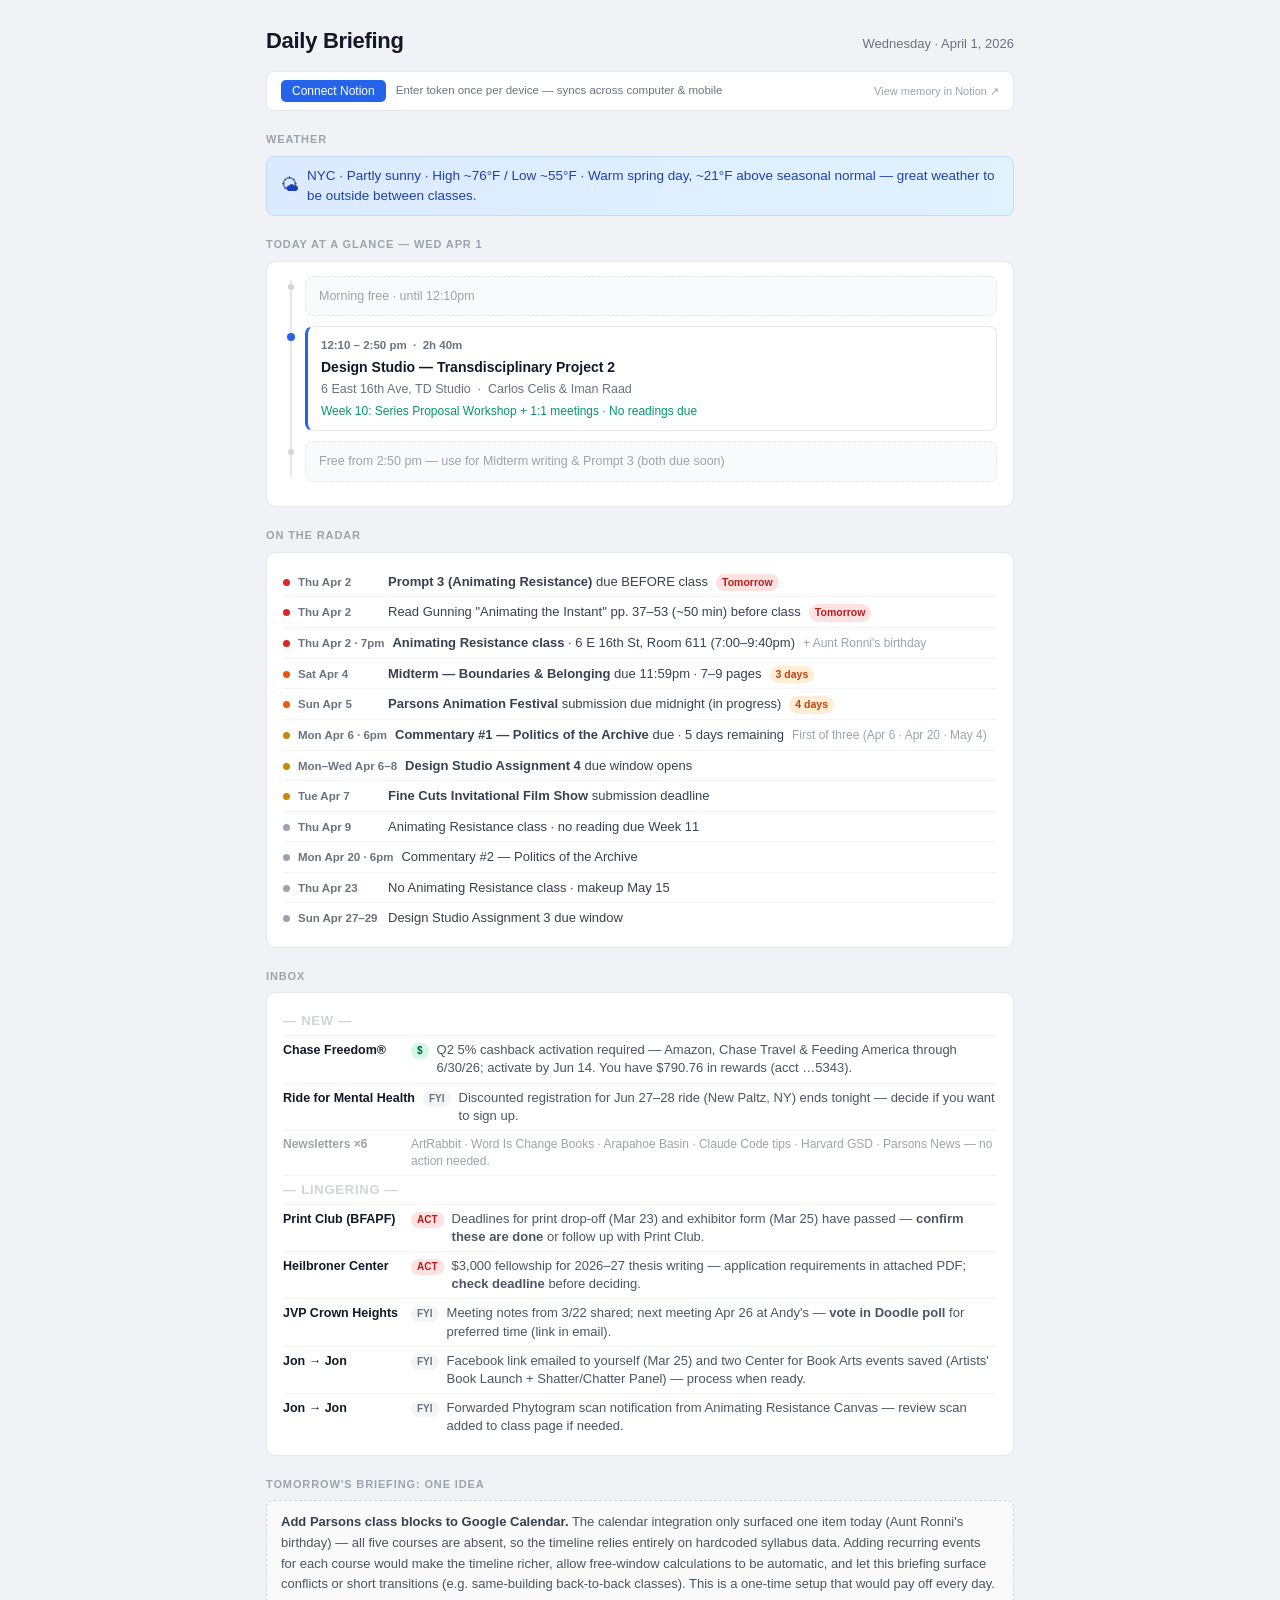
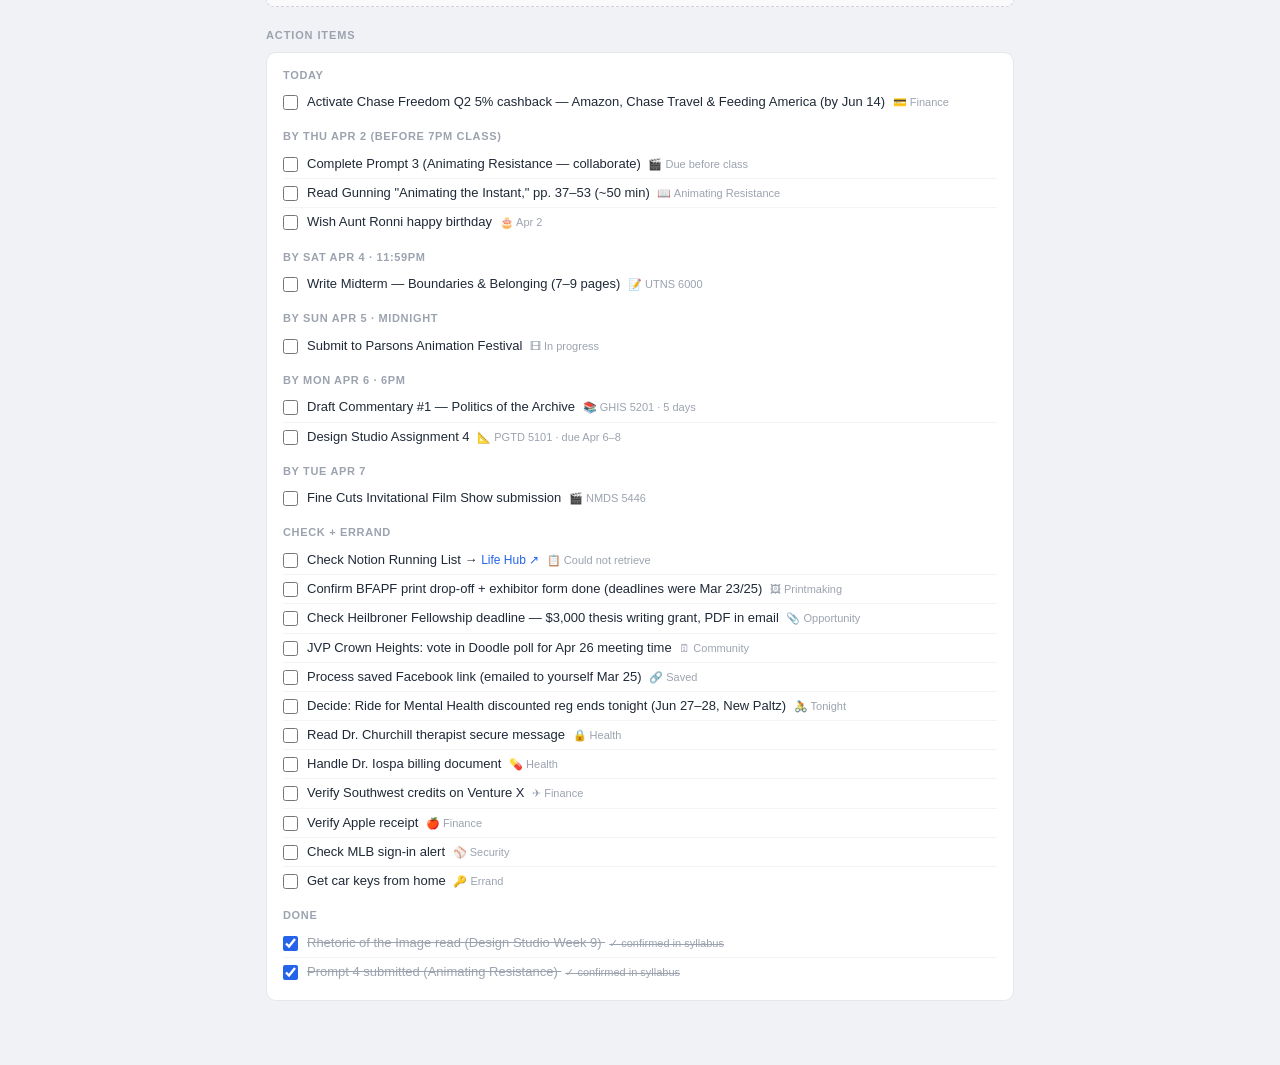
<file: daily-briefing-2026-04-03.html>
<!DOCTYPE html>
<html lang="en">
<head>
  <meta charset="UTF-8">
  <meta name="viewport" content="width=device-width, initial-scale=1.0">
  <title>Daily Briefing — Wednesday, April 1, 2026</title>
  <style>
    *, *::before, *::after { box-sizing: border-box; margin: 0; padding: 0; }

    body {
      font-family: -apple-system, BlinkMacSystemFont, 'Segoe UI', Roboto, 'Helvetica Neue', Arial, sans-serif;
      background: #f0f2f5;
      color: #1a1a2e;
      font-size: 14px;
      line-height: 1.5;
    }

    .page-wrap {
      max-width: 780px;
      margin: 0 auto;
      padding: 24px 16px 64px;
    }

    /* ── HEADER ─────────────────────────────────────── */
    .header {
      display: flex;
      align-items: baseline;
      justify-content: space-between;
      margin-bottom: 14px;
    }
    .header h1 {
      font-size: 22px;
      font-weight: 700;
      letter-spacing: -0.3px;
      color: #111827;
    }
    .header .date-sub {
      font-size: 13px;
      color: #6b7280;
      font-weight: 400;
    }

    /* ── MEMORY BAR ──────────────────────────────────── */
    .memory-bar {
      display: flex;
      align-items: center;
      gap: 10px;
      background: #fff;
      border: 1px solid #e5e7eb;
      border-radius: 8px;
      padding: 8px 14px;
      margin-bottom: 12px;
      font-size: 12.5px;
      color: #6b7280;
      flex-wrap: wrap;
    }
    #mem-btn {
      background: #2563eb;
      color: #fff;
      border: none;
      border-radius: 5px;
      padding: 4px 11px;
      font-size: 12px;
      cursor: pointer;
      font-weight: 500;
      transition: background 0.15s;
      white-space: nowrap;
    }
    #mem-btn:hover { background: #1d4ed8; }
    #mem-btn.connected { background: #16a34a; cursor: default; }
    #mem-status {
      font-size: 11.5px;
      color: #6b7280;
      flex: 1;
    }
    #mem-save-indicator {
      font-size: 11px;
      color: #16a34a;
      font-weight: 500;
      opacity: 0;
      transition: opacity 0.3s;
    }
    #mem-save-indicator.visible { opacity: 1; }
    .mem-notion-link {
      font-size: 11px;
      color: #9ca3af;
      text-decoration: none;
      margin-left: auto;
      white-space: nowrap;
    }
    .mem-notion-link:hover { color: #6b7280; text-decoration: underline; }

    /* ── SECTION TITLES ──────────────────────────────── */
    .section-title {
      font-size: 11px;
      font-weight: 700;
      letter-spacing: 0.08em;
      text-transform: uppercase;
      color: #9ca3af;
      margin: 20px 0 8px;
    }

    /* ── WEATHER BAR ─────────────────────────────────── */
    .weather-bar {
      background: linear-gradient(90deg, #dbeafe 0%, #e0f2fe 100%);
      border: 1px solid #bfdbfe;
      border-radius: 8px;
      padding: 9px 14px;
      font-size: 13.5px;
      color: #1e40af;
      display: flex;
      align-items: center;
      gap: 8px;
    }
    .weather-bar .wi { font-size: 18px; }

    /* ── TIMELINE ────────────────────────────────────── */
    .timeline { position: relative; padding-left: 22px; }
    .timeline::before {
      content: '';
      position: absolute;
      left: 7px;
      top: 4px;
      bottom: 4px;
      width: 2px;
      background: #e5e7eb;
      border-radius: 2px;
    }
    .tl-item {
      position: relative;
      margin-bottom: 10px;
    }
    .tl-item::before {
      content: '';
      position: absolute;
      left: -18px;
      top: 7px;
      width: 8px;
      height: 8px;
      border-radius: 50%;
      background: #9ca3af;
    }
    .tl-item.class-block::before { background: #2563eb; }
    .tl-item.free-block::before { background: #d1d5db; width: 6px; height: 6px; top: 8px; left: -17px; }

    .tl-card {
      background: #fff;
      border: 1px solid #e5e7eb;
      border-radius: 8px;
      padding: 10px 13px;
    }
    .tl-item.class-block .tl-card { border-left: 3px solid #2563eb; }
    .tl-item.free-block .tl-card {
      background: #f9fafb;
      border-style: dashed;
      color: #9ca3af;
      font-size: 12.5px;
    }

    .tl-time {
      font-size: 11.5px;
      font-weight: 600;
      color: #6b7280;
      margin-bottom: 2px;
    }
    .tl-title {
      font-size: 14px;
      font-weight: 600;
      color: #111827;
      margin-bottom: 2px;
    }
    .tl-sub {
      font-size: 12.5px;
      color: #6b7280;
      margin-bottom: 2px;
    }
    .tl-note {
      font-size: 12px;
      color: #059669;
      margin-top: 4px;
      font-weight: 500;
    }
    .tl-reading {
      font-size: 12px;
      color: #7c3aed;
      margin-top: 3px;
    }

    /* ── ON THE RADAR ────────────────────────────────── */
    .radar-list { list-style: none; }
    .radar-list li {
      display: flex;
      align-items: baseline;
      gap: 8px;
      padding: 5px 0;
      border-bottom: 1px solid #f3f4f6;
      font-size: 13px;
    }
    .radar-list li:last-child { border-bottom: none; }
    .dot {
      width: 7px;
      height: 7px;
      border-radius: 50%;
      flex-shrink: 0;
      margin-top: 4px;
    }
    .dot-red    { background: #dc2626; }
    .dot-orange { background: #ea580c; }
    .dot-yellow { background: #ca8a04; }
    .dot-blue   { background: #2563eb; }
    .dot-gray   { background: #9ca3af; }
    .radar-date {
      font-size: 11.5px;
      font-weight: 700;
      color: #6b7280;
      min-width: 82px;
      flex-shrink: 0;
    }
    .radar-text { color: #374151; }
    .radar-ctx  { color: #9ca3af; font-size: 12px; }
    .radar-badge {
      font-size: 10.5px;
      font-weight: 700;
      padding: 1px 6px;
      border-radius: 10px;
      flex-shrink: 0;
    }
    .badge-urgent { background: #fee2e2; color: #b91c1c; }
    .badge-warn   { background: #ffedd5; color: #c2410c; }

    /* ── INBOX ───────────────────────────────────────── */
    .inbox-list { list-style: none; }
    .inbox-list li {
      display: flex;
      align-items: baseline;
      gap: 8px;
      padding: 5px 0;
      border-bottom: 1px solid #f3f4f6;
      font-size: 13px;
      line-height: 1.4;
    }
    .inbox-list li:last-child { border-bottom: none; }
    .inbox-sender { font-weight: 600; color: #111827; min-width: 120px; flex-shrink: 0; font-size: 12.5px; }
    .inbox-badge {
      font-size: 10px;
      font-weight: 800;
      padding: 1px 6px;
      border-radius: 10px;
      flex-shrink: 0;
      text-transform: uppercase;
    }
    .badge-act  { background: #fee2e2; color: #b91c1c; }
    .badge-dollar { background: #d1fae5; color: #065f46; }
    .badge-sec  { background: #fef3c7; color: #92400e; }
    .badge-fyi  { background: #f3f4f6; color: #6b7280; }
    .inbox-note { color: #4b5563; }
    .inbox-muted { color: #9ca3af !important; font-size: 12px !important; }
    .inbox-divider {
      font-size: 11px;
      font-weight: 700;
      letter-spacing: 0.06em;
      text-transform: uppercase;
      color: #d1d5db;
      padding: 8px 0 4px;
    }

    /* ── IMPROVEMENT ─────────────────────────────────── */
    .improvement-card {
      border: 1.5px dashed #d1d5db;
      border-radius: 8px;
      padding: 11px 14px;
      background: #fafafa;
      font-size: 13px;
      color: #4b5563;
      line-height: 1.6;
    }
    .improvement-card strong { color: #374151; }

    /* ── ACTION ITEMS ────────────────────────────────── */
    .action-group-label {
      font-size: 11px;
      font-weight: 700;
      letter-spacing: 0.06em;
      text-transform: uppercase;
      color: #9ca3af;
      padding: 12px 0 5px;
    }
    .action-group-label:first-child { padding-top: 0; }

    .action-list { list-style: none; }
    .action-list li {
      display: flex;
      align-items: flex-start;
      gap: 9px;
      padding: 5px 0;
      border-bottom: 1px solid #f3f4f6;
    }
    .action-list li:last-child { border-bottom: none; }
    .action-list input[type="checkbox"] {
      margin-top: 2px;
      width: 15px;
      height: 15px;
      cursor: pointer;
      flex-shrink: 0;
      accent-color: #2563eb;
    }
    .al {
      font-size: 13px;
      color: #1f2937;
      line-height: 1.4;
      transition: color 0.15s;
    }
    .al.done {
      text-decoration: line-through;
      color: #9ca3af;
    }
    .al .tag {
      font-size: 11px;
      color: #9ca3af;
      font-weight: 400;
      margin-left: 4px;
    }
    .al a { color: #2563eb; text-decoration: none; font-size: 12px; }
    .al a:hover { text-decoration: underline; }

    /* ── CARD WRAPPER ────────────────────────────────── */
    .card {
      background: #fff;
      border: 1px solid #e5e7eb;
      border-radius: 10px;
      padding: 14px 16px;
    }
  </style>
</head>
<body>
<div class="page-wrap">

  <!-- HEADER -->
  <div class="header">
    <h1>Daily Briefing</h1>
    <span class="date-sub">Wednesday · April 1, 2026</span>
  </div>

  <!-- MEMORY BAR -->
  <div class="memory-bar">
    <button id="mem-btn" onclick="connectMemory()">Connect Notion</button>
    <span id="mem-status">Enter token once per device — syncs across computer &amp; mobile</span>
    <span id="mem-save-indicator">Saved ✓</span>
    <a href="https://www.notion.so/335f38f0e3278181b36cd952abcf438e" target="_blank" class="mem-notion-link">View memory in Notion ↗</a>
  </div>

  <!-- SECTION 1: WEATHER -->
  <div class="section-title">Weather</div>
  <div class="weather-bar">
    <span class="wi">🌤</span>
    <span>NYC · Partly sunny · High ~76°F / Low ~55°F · Warm spring day, ~21°F above seasonal normal — great weather to be outside between classes.</span>
  </div>

  <!-- SECTION 2: TODAY AT A GLANCE -->
  <div class="section-title">Today at a Glance — Wed Apr 1</div>
  <div class="card">
    <div class="timeline">

      <div class="tl-item free-block">
        <div class="tl-card">
          <div>Morning free · until 12:10pm</div>
        </div>
      </div>

      <div class="tl-item class-block">
        <div class="tl-card">
          <div class="tl-time">12:10 – 2:50 pm &nbsp;·&nbsp; 2h 40m</div>
          <div class="tl-title">Design Studio — Transdisciplinary Project 2</div>
          <div class="tl-sub">6 East 16th Ave, TD Studio &nbsp;·&nbsp; Carlos Celis &amp; Iman Raad</div>
          <div class="tl-note">Week 10: Series Proposal Workshop + 1:1 meetings · No readings due</div>
        </div>
      </div>

      <div class="tl-item free-block">
        <div class="tl-card">
          <div>Free from 2:50 pm — use for Midterm writing &amp; Prompt 3 (both due soon)</div>
        </div>
      </div>

    </div>
  </div>

  <!-- SECTION 3: ON THE RADAR -->
  <div class="section-title">On the Radar</div>
  <div class="card">
    <ul class="radar-list">
      <li>
        <div class="dot dot-red"></div>
        <span class="radar-date">Thu Apr 2</span>
        <span class="radar-text"><strong>Prompt 3 (Animating Resistance)</strong> due BEFORE class</span>
        <span class="radar-badge badge-urgent">Tomorrow</span>
      </li>
      <li>
        <div class="dot dot-red"></div>
        <span class="radar-date">Thu Apr 2</span>
        <span class="radar-text">Read Gunning "Animating the Instant" pp. 37–53 (~50 min) before class</span>
        <span class="radar-badge badge-urgent">Tomorrow</span>
      </li>
      <li>
        <div class="dot dot-red"></div>
        <span class="radar-date">Thu Apr 2 · 7pm</span>
        <span class="radar-text"><strong>Animating Resistance class</strong> · 6 E 16th St, Room 611 (7:00–9:40pm)</span>
        <span class="radar-ctx">+ Aunt Ronni's birthday</span>
      </li>
      <li>
        <div class="dot dot-orange"></div>
        <span class="radar-date">Sat Apr 4</span>
        <span class="radar-text"><strong>Midterm — Boundaries &amp; Belonging</strong> due 11:59pm · 7–9 pages</span>
        <span class="radar-badge badge-warn">3 days</span>
      </li>
      <li>
        <div class="dot dot-orange"></div>
        <span class="radar-date">Sun Apr 5</span>
        <span class="radar-text"><strong>Parsons Animation Festival</strong> submission due midnight (in progress)</span>
        <span class="radar-badge badge-warn">4 days</span>
      </li>
      <li>
        <div class="dot dot-yellow"></div>
        <span class="radar-date">Mon Apr 6 · 6pm</span>
        <span class="radar-text"><strong>Commentary #1 — Politics of the Archive</strong> due · 5 days remaining</span>
        <span class="radar-ctx">First of three (Apr 6 · Apr 20 · May 4)</span>
      </li>
      <li>
        <div class="dot dot-yellow"></div>
        <span class="radar-date">Mon–Wed Apr 6–8</span>
        <span class="radar-text"><strong>Design Studio Assignment 4</strong> due window opens</span>
      </li>
      <li>
        <div class="dot dot-yellow"></div>
        <span class="radar-date">Tue Apr 7</span>
        <span class="radar-text"><strong>Fine Cuts Invitational Film Show</strong> submission deadline</span>
      </li>
      <li>
        <div class="dot dot-gray"></div>
        <span class="radar-date">Thu Apr 9</span>
        <span class="radar-text">Animating Resistance class · no reading due Week 11</span>
      </li>
      <li>
        <div class="dot dot-gray"></div>
        <span class="radar-date">Mon Apr 20 · 6pm</span>
        <span class="radar-text">Commentary #2 — Politics of the Archive</span>
      </li>
      <li>
        <div class="dot dot-gray"></div>
        <span class="radar-date">Thu Apr 23</span>
        <span class="radar-text">No Animating Resistance class · makeup May 15</span>
      </li>
      <li>
        <div class="dot dot-gray"></div>
        <span class="radar-date">Sun Apr 27–29</span>
        <span class="radar-text">Design Studio Assignment 3 due window</span>
      </li>
    </ul>
  </div>

  <!-- SECTION 4: INBOX -->
  <div class="section-title">Inbox</div>
  <div class="card">
    <ul class="inbox-list">
      <li class="inbox-divider" style="display:block">— New —</li>
      <li>
        <span class="inbox-sender">Chase Freedom®</span>
        <span class="inbox-badge badge-dollar">$</span>
        <span class="inbox-note">Q2 5% cashback activation required — Amazon, Chase Travel &amp; Feeding America through 6/30/26; activate by Jun 14. You have $790.76 in rewards (acct …5343).</span>
      </li>
      <li>
        <span class="inbox-sender">Ride for Mental Health</span>
        <span class="inbox-badge badge-fyi">FYI</span>
        <span class="inbox-note">Discounted registration for Jun 27–28 ride (New Paltz, NY) ends tonight — decide if you want to sign up.</span>
      </li>
      <li>
        <span class="inbox-sender inbox-muted">Newsletters ×6</span>
        <span class="inbox-note inbox-muted">ArtRabbit · Word Is Change Books · Arapahoe Basin · Claude Code tips · Harvard GSD · Parsons News — no action needed.</span>
      </li>

      <li class="inbox-divider" style="display:block">— Lingering —</li>
      <li>
        <span class="inbox-sender">Print Club (BFAPF)</span>
        <span class="inbox-badge badge-act">Act</span>
        <span class="inbox-note">Deadlines for print drop-off (Mar 23) and exhibitor form (Mar 25) have passed — <strong>confirm these are done</strong> or follow up with Print Club.</span>
      </li>
      <li>
        <span class="inbox-sender">Heilbroner Center</span>
        <span class="inbox-badge badge-act">Act</span>
        <span class="inbox-note">$3,000 fellowship for 2026–27 thesis writing — application requirements in attached PDF; <strong>check deadline</strong> before deciding.</span>
      </li>
      <li>
        <span class="inbox-sender">JVP Crown Heights</span>
        <span class="inbox-badge badge-fyi">FYI</span>
        <span class="inbox-note">Meeting notes from 3/22 shared; next meeting Apr 26 at Andy's — <strong>vote in Doodle poll</strong> for preferred time (link in email).</span>
      </li>
      <li>
        <span class="inbox-sender">Jon → Jon</span>
        <span class="inbox-badge badge-fyi">FYI</span>
        <span class="inbox-note">Facebook link emailed to yourself (Mar 25) and two Center for Book Arts events saved (Artists' Book Launch + Shatter/Chatter Panel) — process when ready.</span>
      </li>
      <li>
        <span class="inbox-sender">Jon → Jon</span>
        <span class="inbox-badge badge-fyi">FYI</span>
        <span class="inbox-note">Forwarded Phytogram scan notification from Animating Resistance Canvas — review scan added to class page if needed.</span>
      </li>
    </ul>
  </div>

  <!-- SECTION 5: IMPROVEMENT IDEA -->
  <div class="section-title">Tomorrow's Briefing: One Idea</div>
  <div class="improvement-card">
    <strong>Add Parsons class blocks to Google Calendar.</strong> The calendar integration only surfaced one item today (Aunt Ronni's birthday) — all five courses are absent, so the timeline relies entirely on hardcoded syllabus data. Adding recurring events for each course would make the timeline richer, allow free-window calculations to be automatic, and let this briefing surface conflicts or short transitions (e.g. same-building back-to-back classes). This is a one-time setup that would pay off every day.
  </div>

  <!-- SECTION 6: ACTION ITEMS -->
  <div class="section-title">Action Items</div>
  <div class="card">

    <div class="action-group-label">Today</div>
    <ul class="action-list">
      <li>
        <input type="checkbox" data-id="chase-freedom-activation" onchange="toggle(this)">
        <span class="al">Activate Chase Freedom Q2 5% cashback — Amazon, Chase Travel &amp; Feeding America (by Jun 14) <span class="tag">💳 Finance</span></span>
      </li>
    </ul>

    <div class="action-group-label">By Thu Apr 2 (before 7pm class)</div>
    <ul class="action-list">
      <li>
        <input type="checkbox" data-id="prompt3-animating" onchange="toggle(this)">
        <span class="al">Complete Prompt 3 (Animating Resistance — collaborate) <span class="tag">🎬 Due before class</span></span>
      </li>
      <li>
        <input type="checkbox" data-id="gunning-reading-w10" onchange="toggle(this)">
        <span class="al">Read Gunning "Animating the Instant," pp. 37–53 (~50 min) <span class="tag">📖 Animating Resistance</span></span>
      </li>
      <li>
        <input type="checkbox" data-id="aunt-ronni-birthday" onchange="toggle(this)">
        <span class="al">Wish Aunt Ronni happy birthday <span class="tag">🎂 Apr 2</span></span>
      </li>
    </ul>

    <div class="action-group-label">By Sat Apr 4 · 11:59pm</div>
    <ul class="action-list">
      <li>
        <input type="checkbox" data-id="midterm-bb" onchange="toggle(this)">
        <span class="al">Write Midterm — Boundaries &amp; Belonging (7–9 pages) <span class="tag">📝 UTNS 6000</span></span>
      </li>
    </ul>

    <div class="action-group-label">By Sun Apr 5 · midnight</div>
    <ul class="action-list">
      <li>
        <input type="checkbox" data-id="animation-festival" onchange="toggle(this)">
        <span class="al">Submit to Parsons Animation Festival <span class="tag">🎞 In progress</span></span>
      </li>
    </ul>

    <div class="action-group-label">By Mon Apr 6 · 6pm</div>
    <ul class="action-list">
      <li>
        <input type="checkbox" data-id="commentary-apr6" onchange="toggle(this)">
        <span class="al">Draft Commentary #1 — Politics of the Archive <span class="tag">📚 GHIS 5201 · 5 days</span></span>
      </li>
      <li>
        <input type="checkbox" data-id="design-studio-a4" onchange="toggle(this)">
        <span class="al">Design Studio Assignment 4 <span class="tag">📐 PGTD 5101 · due Apr 6–8</span></span>
      </li>
    </ul>

    <div class="action-group-label">By Tue Apr 7</div>
    <ul class="action-list">
      <li>
        <input type="checkbox" data-id="fine-cuts-submission" onchange="toggle(this)">
        <span class="al">Fine Cuts Invitational Film Show submission <span class="tag">🎬 NMDS 5446</span></span>
      </li>
    </ul>

    <div class="action-group-label">Check + Errand</div>
    <ul class="action-list">
      <li>
        <input type="checkbox" data-id="notion-running-list" onchange="toggle(this)">
        <span class="al">Check Notion Running List → <a href="https://www.notion.so/e41e8cb040564393b856735dd028ee9f" target="_blank">Life Hub ↗</a> <span class="tag">📋 Could not retrieve</span></span>
      </li>
      <li>
        <input type="checkbox" data-id="bfapf-confirm" onchange="toggle(this)">
        <span class="al">Confirm BFAPF print drop-off + exhibitor form done (deadlines were Mar 23/25) <span class="tag">🖼 Printmaking</span></span>
      </li>
      <li>
        <input type="checkbox" data-id="heilbroner-fellowship" onchange="toggle(this)">
        <span class="al">Check Heilbroner Fellowship deadline — $3,000 thesis writing grant, PDF in email <span class="tag">📎 Opportunity</span></span>
      </li>
      <li>
        <input type="checkbox" data-id="jvp-followup" onchange="toggle(this)">
        <span class="al">JVP Crown Heights: vote in Doodle poll for Apr 26 meeting time <span class="tag">🗓 Community</span></span>
      </li>
      <li>
        <input type="checkbox" data-id="facebook-link" onchange="toggle(this)">
        <span class="al">Process saved Facebook link (emailed to yourself Mar 25) <span class="tag">🔗 Saved</span></span>
      </li>
      <li>
        <input type="checkbox" data-id="ride-mental-health-reg" onchange="toggle(this)">
        <span class="al">Decide: Ride for Mental Health discounted reg ends tonight (Jun 27–28, New Paltz) <span class="tag">🚴 Tonight</span></span>
      </li>
      <li>
        <input type="checkbox" data-id="dr-churchill-message" onchange="toggle(this)">
        <span class="al">Read Dr. Churchill therapist secure message <span class="tag">🔒 Health</span></span>
      </li>
      <li>
        <input type="checkbox" data-id="iospa-billing" onchange="toggle(this)">
        <span class="al">Handle Dr. Iospa billing document <span class="tag">💊 Health</span></span>
      </li>
      <li>
        <input type="checkbox" data-id="southwest-credits" onchange="toggle(this)">
        <span class="al">Verify Southwest credits on Venture X <span class="tag">✈ Finance</span></span>
      </li>
      <li>
        <input type="checkbox" data-id="apple-receipt" onchange="toggle(this)">
        <span class="al">Verify Apple receipt <span class="tag">🍎 Finance</span></span>
      </li>
      <li>
        <input type="checkbox" data-id="mlb-signin" onchange="toggle(this)">
        <span class="al">Check MLB sign-in alert <span class="tag">⚾ Security</span></span>
      </li>
      <li>
        <input type="checkbox" data-id="car-keys" onchange="toggle(this)">
        <span class="al">Get car keys from home <span class="tag">🔑 Errand</span></span>
      </li>
    </ul>

    <div class="action-group-label">Done</div>
    <ul class="action-list">
      <li>
        <input type="checkbox" data-id="rhetoric-image" checked onchange="toggle(this)">
        <span class="al done">Rhetoric of the Image read (Design Studio Week 9) <span class="tag">✓ confirmed in syllabus</span></span>
      </li>
      <li>
        <input type="checkbox" data-id="prompt4-animating" checked onchange="toggle(this)">
        <span class="al done">Prompt 4 submitted (Animating Resistance) <span class="tag">✓ confirmed in syllabus</span></span>
      </li>
    </ul>

  </div>

</div><!-- /page-wrap -->

<script>
  const NOTION_MEMORY_PAGE = '335f38f0-e327-8181-b36c-d952abcf438e';
  const NOTION_API = 'https://api.notion.com/v1';
  const NOTION_VER = '2022-06-28';

  let nToken = localStorage.getItem('notion_briefing_token') || '';
  let nBlockId = null;
  let memory = {};
  let saveTimer = null;

  async function connectMemory() {
    const t = prompt(
      'Paste your Notion Integration token (starts with secret_):\n\n' +
      'Get one free at notion.so/profile/integrations\n' +
      'Stored only in this browser\'s localStorage — enter once per device.'
    );
    if (!t || !t.trim()) return;
    localStorage.setItem('notion_briefing_token', t.trim());
    nToken = t.trim();
    await loadMemory();
  }

  async function loadMemory() {
    if (!nToken) return;
    setMemStatus('Connecting…');
    try {
      const r = await fetch(
        `${NOTION_API}/blocks/${NOTION_MEMORY_PAGE}/children?page_size=20`,
        { headers: { 'Authorization': `Bearer ${nToken}`, 'Notion-Version': NOTION_VER } }
      );
      if (!r.ok) throw new Error(`API ${r.status} — check token & integration access`);
      const d = await r.json();
      const cb = d.results?.find(b => b.type === 'code' && b.code?.language === 'json');
      if (!cb) throw new Error('JSON block not found in memory page');
      nBlockId = cb.id;
      const raw = cb.code.rich_text.map(t => t.plain_text).join('');
      try { memory = JSON.parse(raw).completed || {}; } catch (_) {}
      applyMemory();
      const btn = document.getElementById('mem-btn');
      btn.textContent = '✓ Notion synced';
      btn.classList.add('connected');
      btn.onclick = null;
      setMemStatus('Memory loaded ✓', 2500);
    } catch (e) {
      setMemStatus('⚠ ' + e.message);
      console.error('Notion memory:', e);
    }
  }

  function setMemStatus(msg, clearAfter) {
    const el = document.getElementById('mem-status');
    if (!el) return;
    el.textContent = msg;
    if (clearAfter) setTimeout(() => { el.textContent = ''; }, clearAfter);
  }

  function applyMemory() {
    document.querySelectorAll('input[type="checkbox"][data-id]').forEach(cb => {
      if (memory[cb.dataset.id] && !cb.checked) {
        cb.checked = true;
        cb.parentElement.querySelector('.al')?.classList.add('done');
      }
    });
  }

  function scheduleSave() { clearTimeout(saveTimer); saveTimer = setTimeout(persistMemory, 500); }

  async function persistMemory() {
    if (!nToken || !nBlockId) return;
    const json = JSON.stringify({ completed: memory, updatedAt: new Date().toISOString() }, null, 2);
    try {
      const r = await fetch(`${NOTION_API}/blocks/${nBlockId}`, {
        method: 'PATCH',
        headers: {
          'Authorization': `Bearer ${nToken}`,
          'Notion-Version': NOTION_VER,
          'Content-Type': 'application/json'
        },
        body: JSON.stringify({
          code: {
            rich_text: [{ type: 'text', text: { content: json } }],
            language: 'json'
          }
        })
      });
      if (!r.ok) throw new Error(r.status);
      const el = document.getElementById('mem-save-indicator');
      el.classList.add('visible');
      setTimeout(() => el.classList.remove('visible'), 1500);
    } catch (e) { console.error('Notion save error:', e); }
  }

  function toggle(cb) {
    cb.parentElement.querySelector('.al')?.classList.toggle('done', cb.checked);
    const id = cb.dataset.id;
    if (!id) return;
    if (cb.checked) memory[id] = new Date().toISOString().split('T')[0];
    else delete memory[id];
    scheduleSave();
  }

  // Auto-connect on load if token already stored in this browser
  if (nToken) loadMemory();
</script>
</body>
</html>
</file>
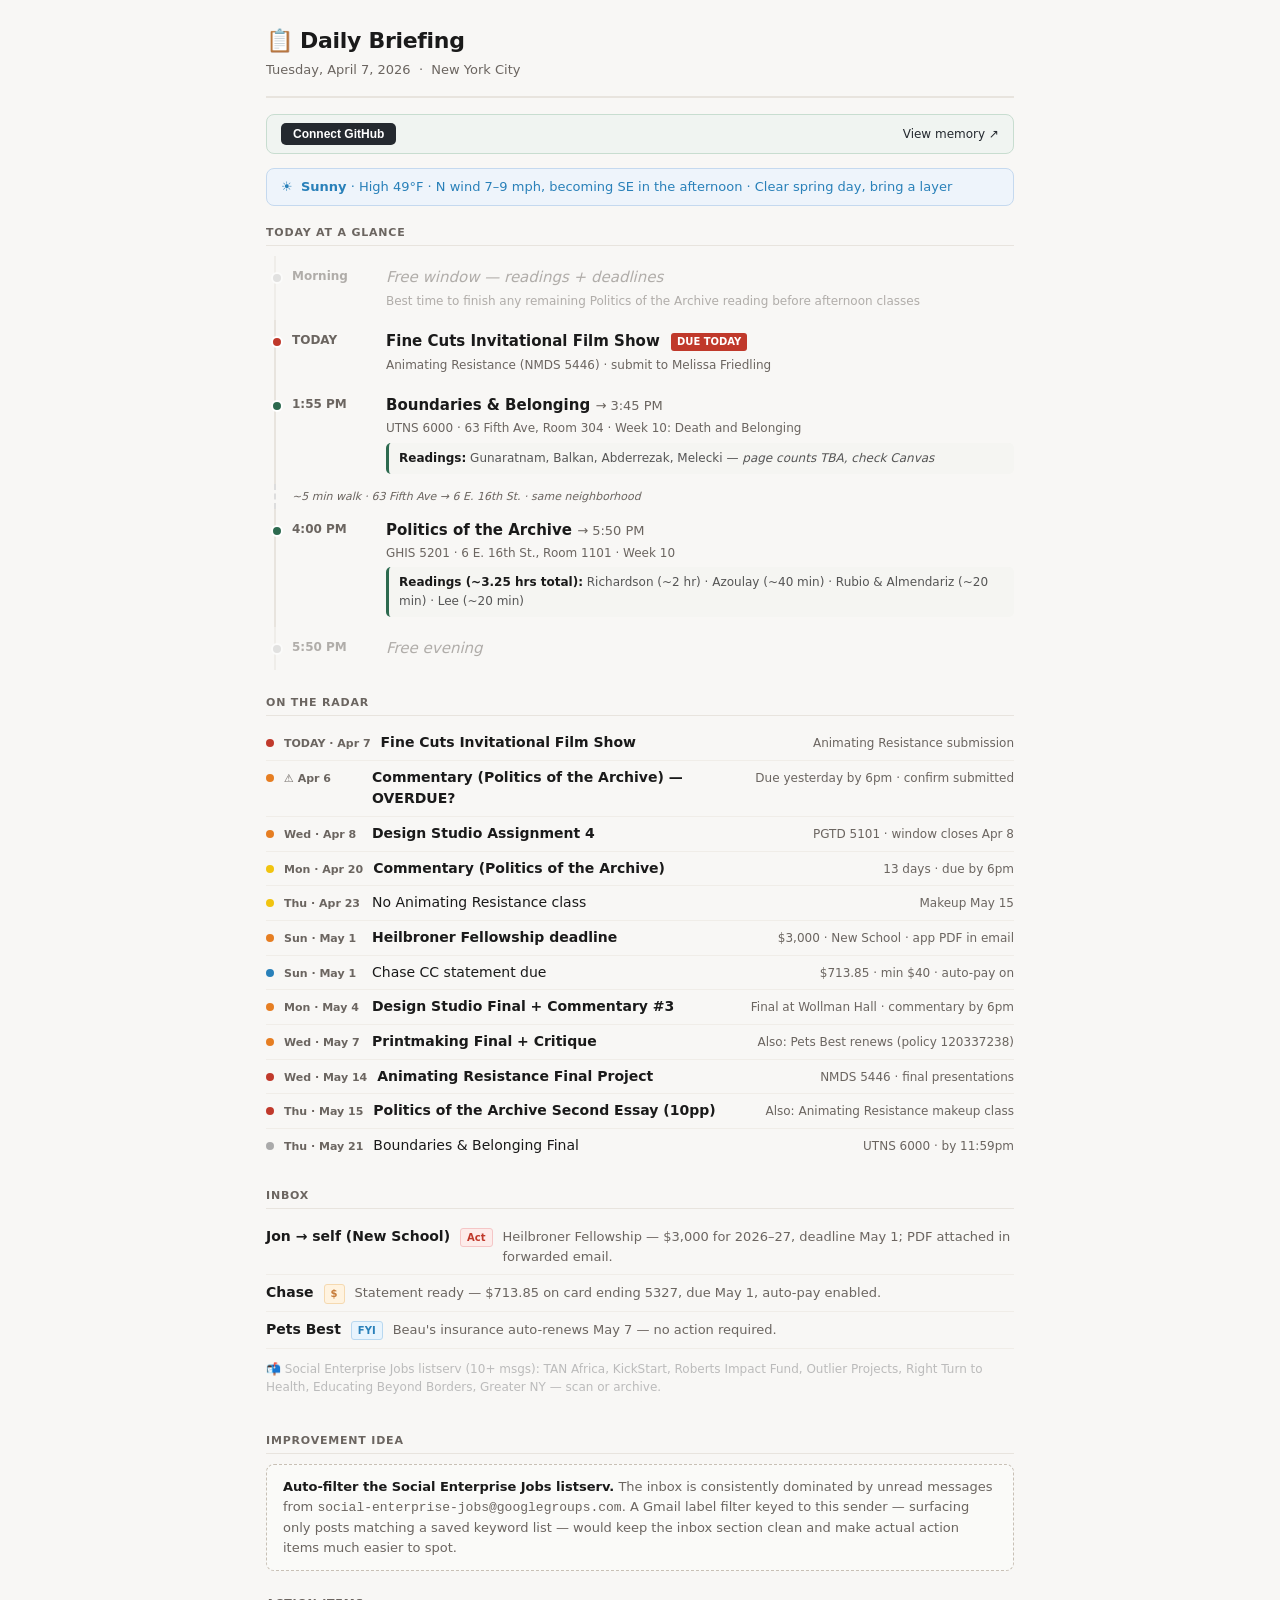
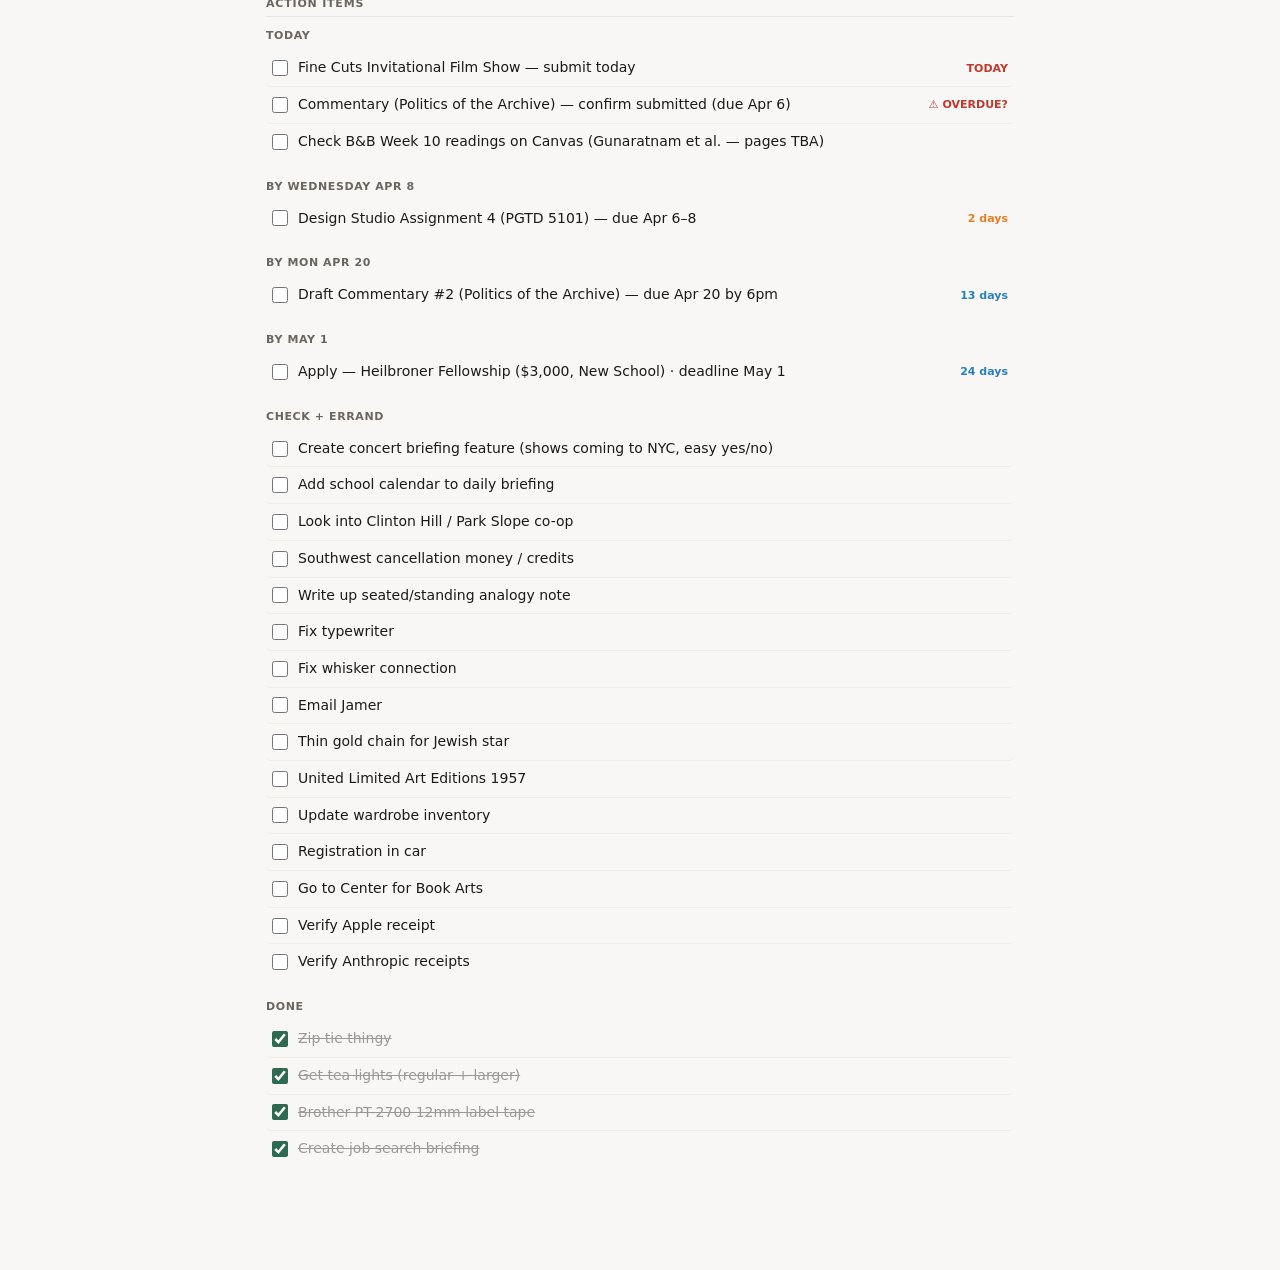
<file: daily-briefing-2026-04-07.html>
<!DOCTYPE html>
<html lang="en">
<head>
<meta charset="UTF-8">
<meta name="viewport" content="width=device-width, initial-scale=1.0">
<title>Daily Briefing — April 7, 2026</title>
<style>
  :root {
    --bg: #f8f7f5;
    --card: #ffffff;
    --border: #e8e4de;
    --text: #1a1a1a;
    --muted: #6b6560;
    --accent: #2d6a4f;
    --accent2: #c77c3a;
    --danger: #c0392b;
    --warning: #e67e22;
    --info: #2980b9;
    --done-text: #999;
    --radius: 8px;
  }
  * { box-sizing: border-box; margin: 0; padding: 0; }
  body {
    font-family: -apple-system, BlinkMacSystemFont, 'Segoe UI', system-ui, sans-serif;
    background: var(--bg);
    color: var(--text);
    font-size: 15px;
    line-height: 1.55;
    padding: 24px 16px 80px;
    max-width: 780px;
    margin: 0 auto;
  }

  .header { padding-bottom: 16px; border-bottom: 2px solid var(--border); margin-bottom: 16px; }
  .header h1 { font-size: 22px; font-weight: 700; letter-spacing: -0.3px; }
  .header .dateline { color: var(--muted); font-size: 13px; margin-top: 2px; }

  /* MEMORY BAR */
  .memory-bar {
    display: flex;
    align-items: center;
    gap: 10px;
    background: #f0f4f1;
    border: 1px solid #c8ddd0;
    border-radius: var(--radius);
    padding: 8px 14px;
    margin-bottom: 14px;
    font-size: 13px;
    flex-wrap: wrap;
  }
  #mem-btn {
    background: #24292f;
    color: white;
    border: none;
    border-radius: 5px;
    padding: 4px 12px;
    font-size: 12px;
    cursor: pointer;
    font-weight: 600;
    white-space: nowrap;
  }
  #mem-btn.connected { background: #5a8f75; cursor: default; }
  #mem-status { color: var(--muted); font-size: 12px; }
  #mem-save-indicator {
    color: var(--accent);
    font-size: 12px;
    font-weight: 600;
    opacity: 0;
    transition: opacity 0.3s;
  }
  #mem-save-indicator.visible { opacity: 1; }
  .mem-gh-link { margin-left: auto; color: #24292f; font-size: 12px; text-decoration: none; white-space: nowrap; }
  .mem-gh-link:hover { text-decoration: underline; }

  .weather-bar {
    background: #eef4fb;
    border: 1px solid #c5d9ef;
    border-radius: var(--radius);
    padding: 8px 14px;
    font-size: 13px;
    color: var(--info);
    margin-bottom: 18px;
  }

  .section { margin-bottom: 24px; }
  .section-title {
    font-size: 11px;
    font-weight: 700;
    letter-spacing: 0.8px;
    text-transform: uppercase;
    color: var(--muted);
    margin-bottom: 10px;
    padding-bottom: 4px;
    border-bottom: 1px solid var(--border);
  }

  .timeline { display: flex; flex-direction: column; gap: 0; }
  .tl-item {
    display: flex;
    gap: 14px;
    padding: 10px 0;
    border-left: 2px solid var(--border);
    padding-left: 16px;
    position: relative;
    margin-left: 8px;
  }
  .tl-item::before {
    content: '';
    position: absolute;
    left: -5px;
    top: 16px;
    width: 8px;
    height: 8px;
    border-radius: 50%;
    background: var(--border);
    border: 2px solid white;
  }
  .tl-item.class-event::before { background: var(--accent); }
  .tl-item.deadline-event::before { background: var(--danger); }
  .tl-item.free-window { opacity: 0.5; }
  .tl-item.free-window::before { background: #ccc; }
  .tl-time { font-size: 12px; font-weight: 700; color: var(--muted); min-width: 80px; padding-top: 1px; font-variant-numeric: tabular-nums; }
  .tl-content { flex: 1; }
  .tl-title { font-weight: 600; font-size: 15px; }
  .tl-title.free { font-weight: 400; font-style: italic; color: var(--muted); }
  .tl-meta { font-size: 12px; color: var(--muted); margin-top: 2px; }
  .tl-readings { font-size: 12px; color: #555; margin-top: 5px; padding: 6px 10px; background: #f5f5f2; border-radius: 5px; border-left: 3px solid var(--accent); }
  .tl-readings strong { color: var(--text); }
  .deadline-badge { display: inline-block; background: var(--danger); color: white; font-size: 10px; font-weight: 700; padding: 1px 6px; border-radius: 3px; vertical-align: middle; margin-left: 6px; }
  .transition-note { font-size: 11px; color: var(--muted); padding: 4px 0 4px 16px; margin-left: 8px; border-left: 2px dashed #ddd; font-style: italic; }

  .radar-list { list-style: none; display: flex; flex-direction: column; gap: 0; }
  .radar-item { display: flex; align-items: baseline; gap: 10px; padding: 6px 0; border-bottom: 1px solid #f0ede8; font-size: 14px; }
  .radar-item:last-child { border-bottom: none; }
  .radar-dot { width: 8px; height: 8px; border-radius: 50%; flex-shrink: 0; margin-top: 4px; }
  .dot-red { background: var(--danger); }
  .dot-orange { background: var(--warning); }
  .dot-yellow { background: #f1c40f; }
  .dot-blue { background: var(--info); }
  .dot-gray { background: #aaa; }
  .radar-date { font-size: 11px; font-weight: 700; color: var(--muted); min-width: 78px; font-variant-numeric: tabular-nums; }
  .radar-label { flex: 1; }
  .radar-context { font-size: 12px; color: var(--muted); }

  .inbox-list { list-style: none; display: flex; flex-direction: column; gap: 0; }
  .inbox-item { display: flex; align-items: baseline; gap: 10px; padding: 7px 0; border-bottom: 1px solid #f0ede8; font-size: 14px; }
  .inbox-item:last-child { border-bottom: none; }
  .inbox-sender { font-weight: 600; flex-shrink: 0; }
  .badge { display: inline-block; font-size: 10px; font-weight: 700; padding: 1px 6px; border-radius: 3px; white-space: nowrap; flex-shrink: 0; }
  .badge-act { background: #fdecea; color: var(--danger); border: 1px solid #f5c6c6; }
  .badge-dollar { background: #fff3e0; color: #c77c3a; border: 1px solid #f5d9b0; }
  .badge-fyi { background: #e8f4fd; color: var(--info); border: 1px solid #b8d8f0; }
  .inbox-note { flex: 1; color: var(--muted); font-size: 13px; }
  .inbox-muted { color: #bbb; font-size: 12px; padding: 4px 0; }

  .improvement-card { border: 1px dashed #c8c0b5; border-radius: var(--radius); padding: 12px 16px; font-size: 13px; color: var(--muted); background: #fafaf8; }
  .improvement-card strong { color: var(--text); }

  .action-groups { display: flex; flex-direction: column; gap: 18px; }
  .action-group-title { font-size: 11px; font-weight: 700; letter-spacing: 0.6px; text-transform: uppercase; color: var(--muted); margin-bottom: 6px; }
  .action-list { list-style: none; display: flex; flex-direction: column; gap: 0; }
  .action-item { display: flex; align-items: center; gap: 10px; padding: 7px 6px; border-radius: 5px; border-bottom: 1px solid #f0ede8; }
  .action-item:last-child { border-bottom: none; }
  .action-item:hover { background: #f8f5f0; }
  .action-item input[type="checkbox"] { flex-shrink: 0; width: 16px; height: 16px; cursor: pointer; accent-color: var(--accent); }
  .al { flex: 1; font-size: 14px; cursor: pointer; user-select: none; }
  .al.done { text-decoration: line-through; color: var(--done-text); }
  .action-urgency { font-size: 11px; color: var(--danger); font-weight: 700; flex-shrink: 0; }
  .action-urgency.warn { color: var(--warning); }
  .action-urgency.info { color: var(--info); }
</style>
</head>
<body>

<div class="header">
  <h1>📋 Daily Briefing</h1>
  <div class="dateline">Tuesday, April 7, 2026 &nbsp;·&nbsp; New York City</div>
</div>

<div class="memory-bar">
  <button id="mem-btn" onclick="connectGitHub()">Connect GitHub</button>
  <span id="mem-status"></span>
  <span id="mem-save-indicator">Saved ✓</span>
  <a href="https://github.com/jon-goldman/briefings/blob/main/memory.json"
     target="_blank" class="mem-gh-link">View memory ↗</a>
</div>

<div class="weather-bar">
  ☀️ &nbsp;<strong>Sunny</strong> · High 49°F · N wind 7–9 mph, becoming SE in the afternoon · Clear spring day, bring a layer
</div>

<div class="section">
  <div class="section-title">Today at a glance</div>
  <div class="timeline">

    <div class="tl-item free-window">
      <div class="tl-time">Morning</div>
      <div class="tl-content">
        <div class="tl-title free">Free window — readings + deadlines</div>
        <div class="tl-meta">Best time to finish any remaining Politics of the Archive reading before afternoon classes</div>
      </div>
    </div>

    <div class="tl-item deadline-event">
      <div class="tl-time">TODAY</div>
      <div class="tl-content">
        <div class="tl-title">Fine Cuts Invitational Film Show <span class="deadline-badge">DUE TODAY</span></div>
        <div class="tl-meta">Animating Resistance (NMDS 5446) · submit to Melissa Friedling</div>
      </div>
    </div>

    <div class="tl-item class-event">
      <div class="tl-time">1:55 PM</div>
      <div class="tl-content">
        <div class="tl-title">Boundaries &amp; Belonging <span style="font-weight:400;font-size:13px;color:var(--muted)">→ 3:45 PM</span></div>
        <div class="tl-meta">UTNS 6000 · 63 Fifth Ave, Room 304 · Week 10: Death and Belonging</div>
        <div class="tl-readings"><strong>Readings:</strong> Gunaratnam, Balkan, Abderrezak, Melecki — <em>page counts TBA, check Canvas</em></div>
      </div>
    </div>

    <div class="transition-note">~5 min walk · 63 Fifth Ave → 6 E. 16th St. · same neighborhood</div>

    <div class="tl-item class-event">
      <div class="tl-time">4:00 PM</div>
      <div class="tl-content">
        <div class="tl-title">Politics of the Archive <span style="font-weight:400;font-size:13px;color:var(--muted)">→ 5:50 PM</span></div>
        <div class="tl-meta">GHIS 5201 · 6 E. 16th St., Room 1101 · Week 10</div>
        <div class="tl-readings"><strong>Readings (~3.25 hrs total):</strong> Richardson (~2 hr) · Azoulay (~40 min) · Rubio &amp; Almendariz (~20 min) · Lee (~20 min)</div>
      </div>
    </div>

    <div class="tl-item free-window">
      <div class="tl-time">5:50 PM</div>
      <div class="tl-content"><div class="tl-title free">Free evening</div></div>
    </div>

  </div>
</div>

<div class="section">
  <div class="section-title">On the radar</div>
  <ul class="radar-list">
    <li class="radar-item"><div class="radar-dot dot-red"></div><div class="radar-date">TODAY · Apr 7</div><div class="radar-label"><strong>Fine Cuts Invitational Film Show</strong></div><div class="radar-context">Animating Resistance submission</div></li>
    <li class="radar-item"><div class="radar-dot dot-orange"></div><div class="radar-date">⚠ Apr 6</div><div class="radar-label"><strong>Commentary (Politics of the Archive) — OVERDUE?</strong></div><div class="radar-context">Due yesterday by 6pm · confirm submitted</div></li>
    <li class="radar-item"><div class="radar-dot dot-orange"></div><div class="radar-date">Wed · Apr 8</div><div class="radar-label"><strong>Design Studio Assignment 4</strong></div><div class="radar-context">PGTD 5101 · window closes Apr 8</div></li>
    <li class="radar-item"><div class="radar-dot dot-yellow"></div><div class="radar-date">Mon · Apr 20</div><div class="radar-label"><strong>Commentary (Politics of the Archive)</strong></div><div class="radar-context">13 days · due by 6pm</div></li>
    <li class="radar-item"><div class="radar-dot dot-yellow"></div><div class="radar-date">Thu · Apr 23</div><div class="radar-label">No Animating Resistance class</div><div class="radar-context">Makeup May 15</div></li>
    <li class="radar-item"><div class="radar-dot dot-orange"></div><div class="radar-date">Sun · May 1</div><div class="radar-label"><strong>Heilbroner Fellowship deadline</strong></div><div class="radar-context">$3,000 · New School · app PDF in email</div></li>
    <li class="radar-item"><div class="radar-dot dot-blue"></div><div class="radar-date">Sun · May 1</div><div class="radar-label">Chase CC statement due</div><div class="radar-context">$713.85 · min $40 · auto-pay on</div></li>
    <li class="radar-item"><div class="radar-dot dot-orange"></div><div class="radar-date">Mon · May 4</div><div class="radar-label"><strong>Design Studio Final + Commentary #3</strong></div><div class="radar-context">Final at Wollman Hall · commentary by 6pm</div></li>
    <li class="radar-item"><div class="radar-dot dot-orange"></div><div class="radar-date">Wed · May 7</div><div class="radar-label"><strong>Printmaking Final + Critique</strong></div><div class="radar-context">Also: Pets Best renews (policy 120337238)</div></li>
    <li class="radar-item"><div class="radar-dot dot-red"></div><div class="radar-date">Wed · May 14</div><div class="radar-label"><strong>Animating Resistance Final Project</strong></div><div class="radar-context">NMDS 5446 · final presentations</div></li>
    <li class="radar-item"><div class="radar-dot dot-red"></div><div class="radar-date">Thu · May 15</div><div class="radar-label"><strong>Politics of the Archive Second Essay (10pp)</strong></div><div class="radar-context">Also: Animating Resistance makeup class</div></li>
    <li class="radar-item"><div class="radar-dot dot-gray"></div><div class="radar-date">Thu · May 21</div><div class="radar-label">Boundaries &amp; Belonging Final</div><div class="radar-context">UTNS 6000 · by 11:59pm</div></li>
  </ul>
</div>

<div class="section">
  <div class="section-title">Inbox</div>
  <ul class="inbox-list">
    <li class="inbox-item">
      <span class="inbox-sender">Jon → self (New School)</span>
      <span class="badge badge-act">Act</span>
      <span class="inbox-note">Heilbroner Fellowship — $3,000 for 2026–27, deadline May 1; PDF attached in forwarded email.</span>
    </li>
    <li class="inbox-item">
      <span class="inbox-sender">Chase</span>
      <span class="badge badge-dollar">$</span>
      <span class="inbox-note">Statement ready — $713.85 on card ending 5327, due May 1, auto-pay enabled.</span>
    </li>
    <li class="inbox-item">
      <span class="inbox-sender">Pets Best</span>
      <span class="badge badge-fyi">FYI</span>
      <span class="inbox-note">Beau's insurance auto-renews May 7 — no action required.</span>
    </li>
    <li class="inbox-item" style="border-bottom:none;">
      <span class="inbox-note inbox-muted">📬 Social Enterprise Jobs listserv (10+ msgs): TAN Africa, KickStart, Roberts Impact Fund, Outlier Projects, Right Turn to Health, Educating Beyond Borders, Greater NY — scan or archive.</span>
    </li>
  </ul>
</div>

<div class="section">
  <div class="section-title">Improvement idea</div>
  <div class="improvement-card">
    <strong>Auto-filter the Social Enterprise Jobs listserv.</strong> The inbox is consistently dominated by unread messages from <code>social-enterprise-jobs@googlegroups.com</code>. A Gmail label filter keyed to this sender — surfacing only posts matching a saved keyword list — would keep the inbox section clean and make actual action items much easier to spot.
  </div>
</div>

<div class="section">
  <div class="section-title">Action items</div>
  <div class="action-groups">

    <div>
      <div class="action-group-title">Today</div>
      <ul class="action-list">
        <li class="action-item">
          <input type="checkbox" data-id="fine-cuts-submission" onchange="toggle(this)">
          <label class="al" onclick="this.previousElementSibling.click()">Fine Cuts Invitational Film Show — submit today</label>
          <span class="action-urgency">TODAY</span>
        </li>
        <li class="action-item">
          <input type="checkbox" data-id="commentary-apr6" onchange="toggle(this)">
          <label class="al" onclick="this.previousElementSibling.click()">Commentary (Politics of the Archive) — confirm submitted (due Apr 6)</label>
          <span class="action-urgency">⚠ OVERDUE?</span>
        </li>
        <li class="action-item">
          <input type="checkbox" data-id="bb-canvas-readings" onchange="toggle(this)">
          <label class="al" onclick="this.previousElementSibling.click()">Check B&amp;B Week 10 readings on Canvas (Gunaratnam et al. — pages TBA)</label>
        </li>
      </ul>
    </div>

    <div>
      <div class="action-group-title">By Wednesday Apr 8</div>
      <ul class="action-list">
        <li class="action-item">
          <input type="checkbox" data-id="design-studio-a4" onchange="toggle(this)">
          <label class="al" onclick="this.previousElementSibling.click()">Design Studio Assignment 4 (PGTD 5101) — due Apr 6–8</label>
          <span class="action-urgency warn">2 days</span>
        </li>
      </ul>
    </div>

    <div>
      <div class="action-group-title">By Mon Apr 20</div>
      <ul class="action-list">
        <li class="action-item">
          <input type="checkbox" data-id="commentary-apr20" onchange="toggle(this)">
          <label class="al" onclick="this.previousElementSibling.click()">Draft Commentary #2 (Politics of the Archive) — due Apr 20 by 6pm</label>
          <span class="action-urgency info">13 days</span>
        </li>
      </ul>
    </div>

    <div>
      <div class="action-group-title">By May 1</div>
      <ul class="action-list">
        <li class="action-item">
          <input type="checkbox" data-id="heilbroner-fellowship" onchange="toggle(this)">
          <label class="al" onclick="this.previousElementSibling.click()">Apply — Heilbroner Fellowship ($3,000, New School) · deadline May 1</label>
          <span class="action-urgency info">24 days</span>
        </li>
      </ul>
    </div>

    <div>
      <div class="action-group-title">Check + Errand</div>
      <ul class="action-list">
        <li class="action-item"><input type="checkbox" data-id="concert-briefing" onchange="toggle(this)"><label class="al" onclick="this.previousElementSibling.click()">Create concert briefing feature (shows coming to NYC, easy yes/no)</label></li>
        <li class="action-item"><input type="checkbox" data-id="add-school-calendar" onchange="toggle(this)"><label class="al" onclick="this.previousElementSibling.click()">Add school calendar to daily briefing</label></li>
        <li class="action-item"><input type="checkbox" data-id="clinton-hill-coop" onchange="toggle(this)"><label class="al" onclick="this.previousElementSibling.click()">Look into Clinton Hill / Park Slope co-op</label></li>
        <li class="action-item"><input type="checkbox" data-id="southwest-credits" onchange="toggle(this)"><label class="al" onclick="this.previousElementSibling.click()">Southwest cancellation money / credits</label></li>
        <li class="action-item"><input type="checkbox" data-id="analogy-note" onchange="toggle(this)"><label class="al" onclick="this.previousElementSibling.click()">Write up seated/standing analogy note</label></li>
        <li class="action-item"><input type="checkbox" data-id="fix-typewriter" onchange="toggle(this)"><label class="al" onclick="this.previousElementSibling.click()">Fix typewriter</label></li>
        <li class="action-item"><input type="checkbox" data-id="fix-whisker" onchange="toggle(this)"><label class="al" onclick="this.previousElementSibling.click()">Fix whisker connection</label></li>
        <li class="action-item"><input type="checkbox" data-id="email-jamer" onchange="toggle(this)"><label class="al" onclick="this.previousElementSibling.click()">Email Jamer</label></li>
        <li class="action-item"><input type="checkbox" data-id="gold-chain" onchange="toggle(this)"><label class="al" onclick="this.previousElementSibling.click()">Thin gold chain for Jewish star</label></li>
        <li class="action-item"><input type="checkbox" data-id="united-art-editions" onchange="toggle(this)"><label class="al" onclick="this.previousElementSibling.click()">United Limited Art Editions 1957</label></li>
        <li class="action-item"><input type="checkbox" data-id="wardrobe-inventory" onchange="toggle(this)"><label class="al" onclick="this.previousElementSibling.click()">Update wardrobe inventory</label></li>
        <li class="action-item"><input type="checkbox" data-id="car-registration" onchange="toggle(this)"><label class="al" onclick="this.previousElementSibling.click()">Registration in car</label></li>
        <li class="action-item"><input type="checkbox" data-id="center-book-arts" onchange="toggle(this)"><label class="al" onclick="this.previousElementSibling.click()">Go to Center for Book Arts</label></li>
        <li class="action-item"><input type="checkbox" data-id="apple-receipt" onchange="toggle(this)"><label class="al" onclick="this.previousElementSibling.click()">Verify Apple receipt</label></li>
        <li class="action-item"><input type="checkbox" data-id="anthropic-receipt" onchange="toggle(this)"><label class="al" onclick="this.previousElementSibling.click()">Verify Anthropic receipts</label></li>
      </ul>
    </div>

    <div>
      <div class="action-group-title">Done</div>
      <ul class="action-list">
        <li class="action-item"><input type="checkbox" data-id="zip-tie" checked onchange="toggle(this)"><label class="al done" onclick="this.previousElementSibling.click()">Zip tie thingy</label></li>
        <li class="action-item"><input type="checkbox" data-id="tea-lights" checked onchange="toggle(this)"><label class="al done" onclick="this.previousElementSibling.click()">Get tea lights (regular + larger)</label></li>
        <li class="action-item"><input type="checkbox" data-id="brother-label-tape" checked onchange="toggle(this)"><label class="al done" onclick="this.previousElementSibling.click()">Brother PT-2700 12mm label tape</label></li>
        <li class="action-item"><input type="checkbox" data-id="job-search-briefing" checked onchange="toggle(this)"><label class="al done" onclick="this.previousElementSibling.click()">Create job search briefing</label></li>
      </ul>
    </div>

  </div>
</div>

<script>
const GH_REPO = 'jon-goldman/briefings';
const GH_API = 'https://api.github.com';
const MEMORY_FILE = 'memory.json';

let ghToken = localStorage.getItem('gh_briefing_token') || '';
let memorySha = null;
let memory = {};
let saveTimer = null;

async function connectGitHub() {
  const t = prompt(
    'Paste your GitHub Personal Access Token (starts with github_pat_):\n\n' +
    'This token has read/write access only to jon-goldman/briefings.\n' +
    'Stored in this browser\'s localStorage — enter once per device.'
  );
  if (!t || !t.trim()) return;
  localStorage.setItem('gh_briefing_token', t.trim());
  ghToken = t.trim();
  await loadMemory();
}

async function loadMemory() {
  if (!ghToken) return;
  setMemStatus('Connecting…');
  try {
    const r = await fetch(
      `${GH_API}/repos/${GH_REPO}/contents/${MEMORY_FILE}`,
      { headers: { 'Authorization': `Bearer ${ghToken}`, 'Accept': 'application/vnd.github+json' } }
    );
    if (!r.ok) throw new Error(`GitHub API ${r.status} — check token`);
    const d = await r.json();
    memorySha = d.sha;
    const raw = atob(d.content.replace(/\s/g, ''));
    try { memory = JSON.parse(raw).completed || {}; } catch(_) {}
    applyMemory();
    const btn = document.getElementById('mem-btn');
    btn.textContent = '✓ GitHub synced';
    btn.classList.add('connected');
    btn.onclick = null;
    setMemStatus('Memory loaded ✓', 2000);
  } catch(e) {
    setMemStatus(`⚠ ${e.message}`);
    console.error('GitHub memory:', e);
  }
}

function setMemStatus(msg, clearAfter) {
  const el = document.getElementById('mem-status');
  if (el) {
    el.textContent = msg;
    if (clearAfter) setTimeout(() => { el.textContent = ''; }, clearAfter);
  }
}

function applyMemory() {
  document.querySelectorAll('input[type="checkbox"][data-id]').forEach(cb => {
    if (memory[cb.dataset.id] && !cb.checked) {
      cb.checked = true;
      cb.parentElement.querySelector('.al')?.classList.add('done');
    }
  });
}

function scheduleSave() { clearTimeout(saveTimer); saveTimer = setTimeout(persistMemory, 500); }

async function persistMemory() {
  if (!ghToken || !memorySha) return;
  const payload = JSON.stringify({ completed: memory, updatedAt: new Date().toISOString() }, null, 2);
  try {
    const r = await fetch(`${GH_API}/repos/${GH_REPO}/contents/${MEMORY_FILE}`, {
      method: 'PUT',
      headers: {
        'Authorization': `Bearer ${ghToken}`,
        'Accept': 'application/vnd.github+json',
        'Content-Type': 'application/json'
      },
      body: JSON.stringify({
        message: `Update briefing memory ${new Date().toISOString().split('T')[0]}`,
        content: btoa(unescape(encodeURIComponent(payload))),
        sha: memorySha
      })
    });
    if (!r.ok) throw new Error(r.status);
    const d = await r.json();
    memorySha = d.content.sha;
    const el = document.getElementById('mem-save-indicator');
    el.classList.add('visible');
    setTimeout(() => el.classList.remove('visible'), 1500);
  } catch(e) { console.error('GitHub save error:', e); }
}

function toggle(cb) {
  cb.parentElement.querySelector('.al')?.classList.toggle('done', cb.checked);
  const id = cb.dataset.id;
  if (!id) return;
  if (cb.checked) memory[id] = new Date().toISOString().split('T')[0];
  else delete memory[id];
  scheduleSave();
}

if (ghToken) loadMemory();
</script>

</body>
</html>
</file>
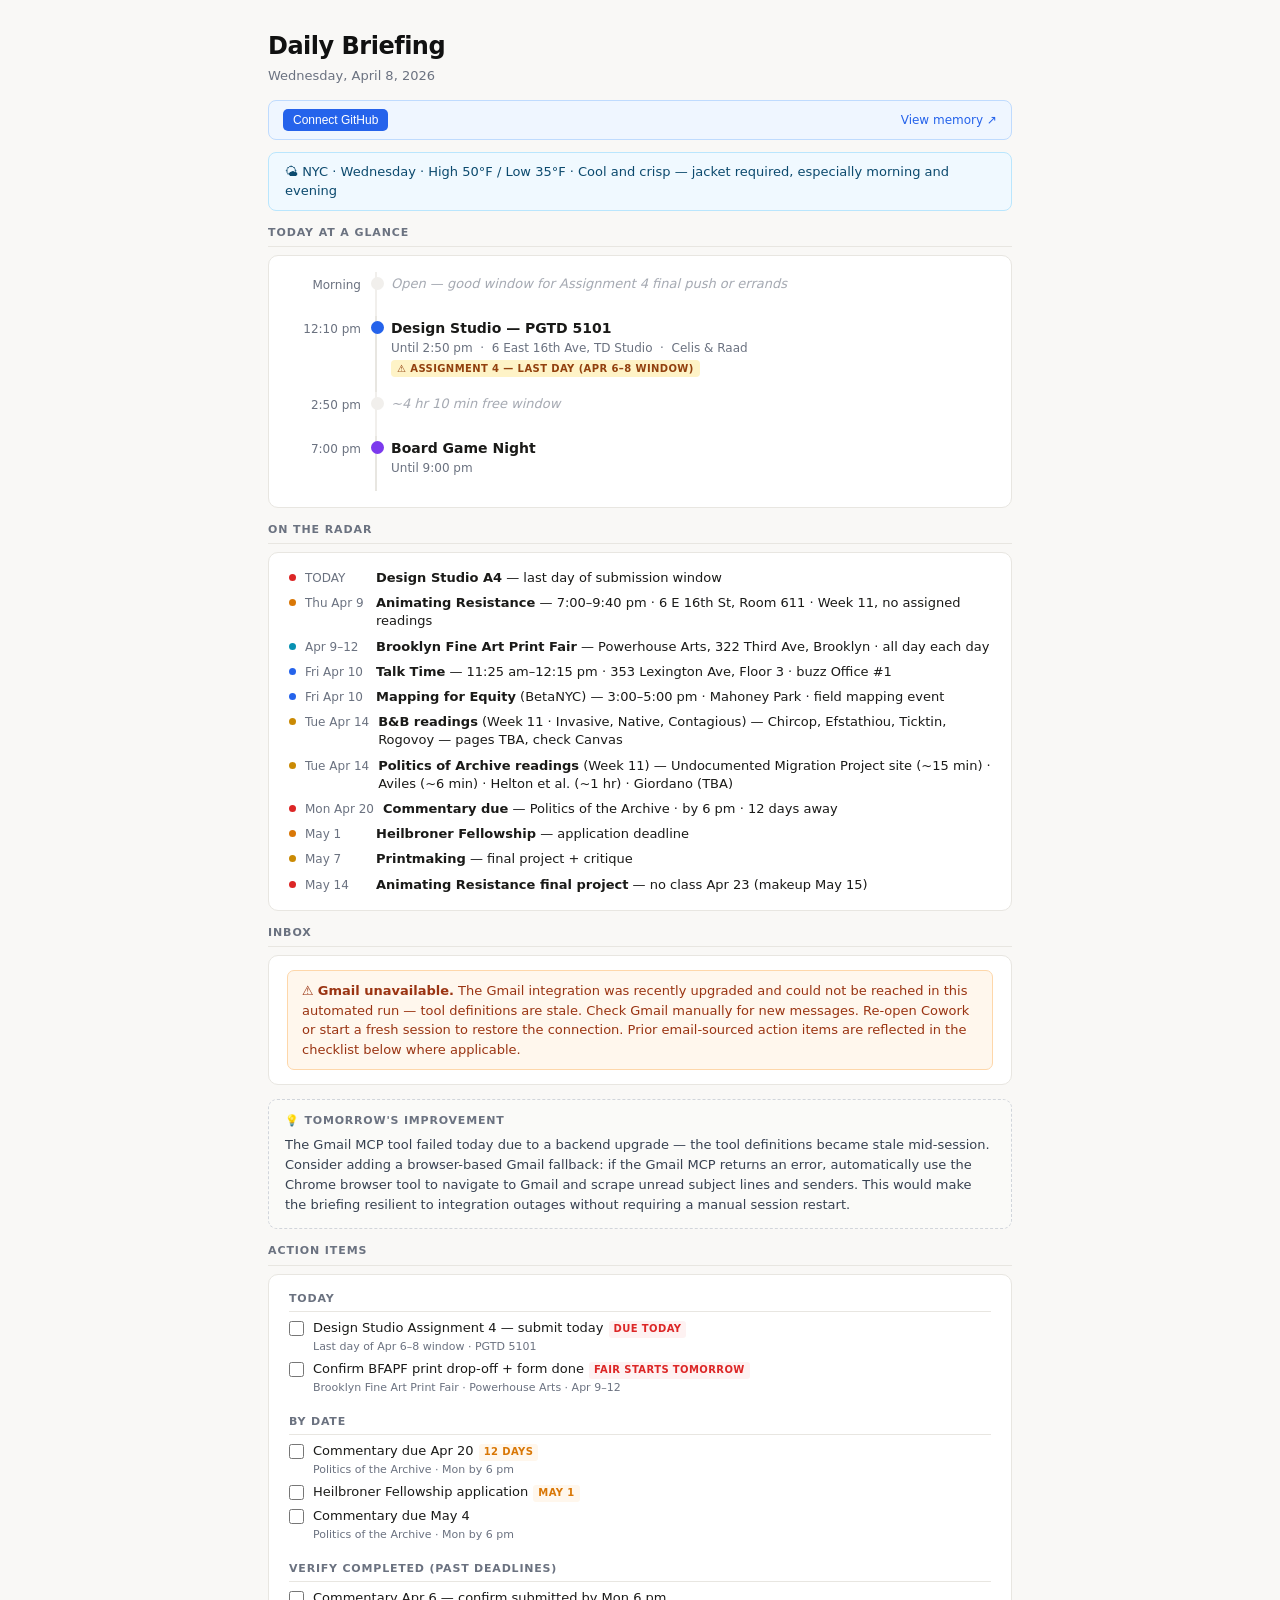
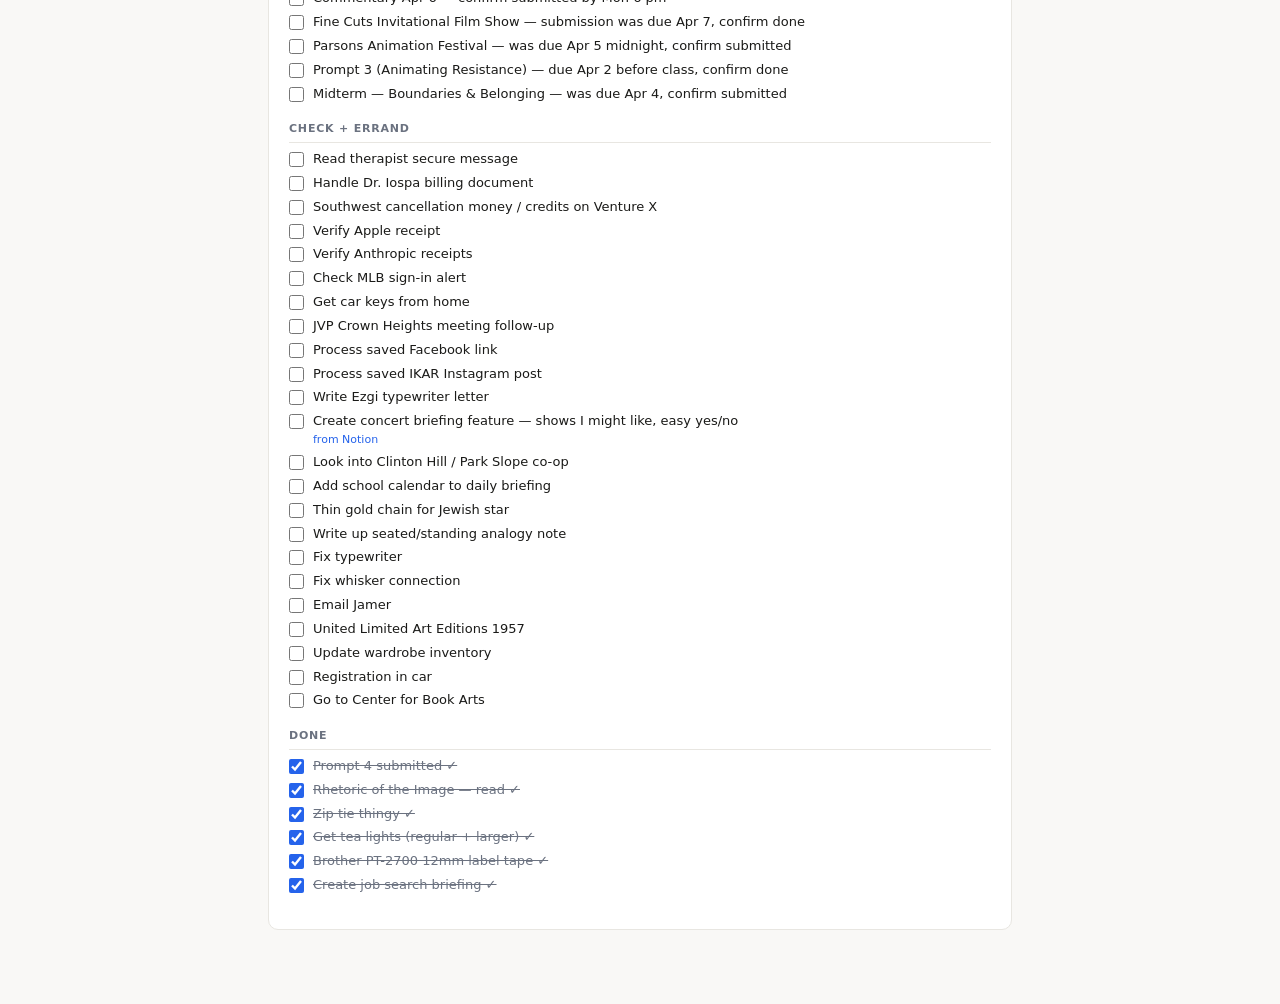
<file: daily-briefing-2026-04-08.html>
<!DOCTYPE html>
<html lang="en">
<head>
  <meta charset="UTF-8">
  <meta name="viewport" content="width=device-width, initial-scale=1.0">
  <title>Daily Briefing — April 8, 2026</title>
  <style>
    :root {
      --bg: #f9f8f6;
      --card: #ffffff;
      --border: #e8e6e1;
      --text: #1a1a18;
      --muted: #6b7280;
      --accent: #2563eb;
      --red: #dc2626;
      --orange: #d97706;
      --green: #16a34a;
      --yellow: #ca8a04;
      --blue: #2563eb;
      --purple: #7c3aed;
      --teal: #0891b2;
    }
    * { box-sizing: border-box; margin: 0; padding: 0; }
    body {
      font-family: -apple-system, BlinkMacSystemFont, 'Segoe UI', system-ui, sans-serif;
      background: var(--bg);
      color: var(--text);
      font-size: 14px;
      line-height: 1.5;
      max-width: 780px;
      margin: 0 auto;
      padding: 28px 18px 60px;
    }
    h2 {
      font-size: 11px;
      font-weight: 700;
      text-transform: uppercase;
      letter-spacing: 0.9px;
      color: var(--muted);
      margin-bottom: 8px;
      padding-bottom: 5px;
      border-bottom: 1px solid var(--border);
    }
    .card {
      background: var(--card);
      border: 1px solid var(--border);
      border-radius: 10px;
      padding: 16px 20px;
      margin-bottom: 14px;
    }
    section { margin-bottom: 6px; }

    /* Header */
    .header { margin-bottom: 14px; }
    .header h1 { font-size: 24px; font-weight: 800; letter-spacing: -0.5px; color: #111; }
    .header-sub { color: var(--muted); font-size: 13px; margin-top: 2px; }

    /* Memory bar */
    .memory-bar {
      display: flex;
      align-items: center;
      gap: 10px;
      padding: 8px 14px;
      background: #eff6ff;
      border: 1px solid #bfdbfe;
      border-radius: 8px;
      margin-bottom: 12px;
      font-size: 12px;
      flex-wrap: wrap;
    }
    #mem-btn {
      background: var(--accent);
      color: white;
      border: none;
      border-radius: 5px;
      padding: 4px 10px;
      font-size: 12px;
      cursor: pointer;
      white-space: nowrap;
      font-weight: 500;
    }
    #mem-btn.connected { background: var(--green); cursor: default; }
    #mem-status { color: var(--muted); font-size: 12px; }
    #mem-save-indicator {
      color: var(--green);
      font-size: 12px;
      font-weight: 600;
      opacity: 0;
      transition: opacity 0.3s;
    }
    #mem-save-indicator.visible { opacity: 1; }
    .mem-gh-link { color: var(--accent); text-decoration: none; margin-left: auto; font-size: 12px; }
    .mem-gh-link:hover { text-decoration: underline; }

    /* Weather bar */
    .weather-bar {
      background: #f0f9ff;
      border: 1px solid #bae6fd;
      border-radius: 8px;
      padding: 9px 16px;
      font-size: 13px;
      margin-bottom: 14px;
      color: #0c4a6e;
      font-weight: 500;
    }

    /* Timeline */
    .timeline { display: flex; flex-direction: column; }
    .tl-item {
      display: grid;
      grid-template-columns: 72px 1fr;
      gap: 0 14px;
      position: relative;
      min-height: 44px;
    }
    .tl-time {
      text-align: right;
      color: var(--muted);
      font-size: 12px;
      padding-top: 4px;
      white-space: nowrap;
    }
    .tl-body {
      padding: 2px 0 14px 14px;
      border-left: 2px solid var(--border);
      position: relative;
    }
    .tl-body::before {
      content: '';
      width: 9px;
      height: 9px;
      background: white;
      border: 2px solid var(--border);
      border-radius: 50%;
      position: absolute;
      left: -6px;
      top: 5px;
    }
    .tl-body.event::before { border-color: var(--accent); background: var(--accent); }
    .tl-body.social::before { border-color: var(--purple); background: var(--purple); }
    .tl-body.gap { opacity: 0.6; }
    .tl-body.gap::before { background: var(--border); }
    .tl-title { font-weight: 600; font-size: 14px; margin-bottom: 1px; }
    .tl-meta { color: var(--muted); font-size: 12px; line-height: 1.4; }
    .tl-badge {
      display: inline-block;
      font-size: 10px;
      font-weight: 700;
      padding: 1px 6px;
      border-radius: 4px;
      margin-top: 3px;
      text-transform: uppercase;
      letter-spacing: 0.4px;
    }
    .tl-warn { background: #fef3c7; color: #92400e; }
    .tl-free { color: var(--muted); font-style: italic; font-size: 13px; }

    /* On the radar */
    .radar-list { list-style: none; display: flex; flex-direction: column; gap: 7px; }
    .radar-item { display: flex; align-items: flex-start; gap: 9px; font-size: 13px; line-height: 1.4; }
    .dot {
      width: 7px;
      height: 7px;
      border-radius: 50%;
      flex-shrink: 0;
      margin-top: 5px;
    }
    .dot-red { background: var(--red); }
    .dot-orange { background: var(--orange); }
    .dot-yellow { background: var(--yellow); }
    .dot-blue { background: var(--blue); }
    .dot-green { background: var(--green); }
    .dot-teal { background: var(--teal); }
    .radar-date {
      color: var(--muted);
      font-size: 12px;
      white-space: nowrap;
      min-width: 62px;
      flex-shrink: 0;
      margin-top: 1px;
    }
    .radar-text strong { font-weight: 600; }

    /* Inbox */
    .error-notice {
      background: #fff7ed;
      border: 1px solid #fed7aa;
      border-radius: 7px;
      padding: 10px 14px;
      font-size: 13px;
      color: #9a3412;
      line-height: 1.5;
    }

    /* Improvement idea */
    .idea-card {
      border: 1px dashed #d1d5db;
      border-radius: 9px;
      padding: 13px 16px;
      background: #fafaf8;
      margin-bottom: 14px;
    }
    .idea-label {
      font-size: 11px;
      font-weight: 700;
      text-transform: uppercase;
      letter-spacing: 0.8px;
      color: var(--muted);
      margin-bottom: 5px;
    }
    .idea-text { font-size: 13px; color: #374151; line-height: 1.55; }

    /* Action items */
    .action-group { margin-bottom: 18px; }
    .action-group-label {
      font-size: 11px;
      font-weight: 700;
      text-transform: uppercase;
      letter-spacing: 0.8px;
      color: var(--muted);
      margin-bottom: 7px;
      padding-bottom: 4px;
      border-bottom: 1px solid var(--border);
    }
    .action-list { list-style: none; display: flex; flex-direction: column; gap: 5px; }
    .action-item { display: flex; align-items: flex-start; gap: 9px; }
    .action-item input[type="checkbox"] {
      margin-top: 2px;
      width: 15px;
      height: 15px;
      flex-shrink: 0;
      cursor: pointer;
      accent-color: var(--accent);
      border-radius: 3px;
    }
    .al { font-size: 13px; cursor: pointer; line-height: 1.45; }
    .al.done { text-decoration: line-through; color: var(--muted); }
    .al a { color: var(--accent); text-decoration: none; }
    .al a:hover { text-decoration: underline; }
    .al-sub { font-size: 11px; color: var(--muted); display: block; margin-top: 1px; }
    .tag-today {
      display: inline-block;
      background: #fef2f2;
      color: var(--red);
      font-size: 10px;
      font-weight: 700;
      padding: 1px 5px;
      border-radius: 3px;
      margin-left: 5px;
      text-transform: uppercase;
      letter-spacing: 0.4px;
    }
    .tag-soon {
      display: inline-block;
      background: #fff7ed;
      color: var(--orange);
      font-size: 10px;
      font-weight: 700;
      padding: 1px 5px;
      border-radius: 3px;
      margin-left: 5px;
      text-transform: uppercase;
      letter-spacing: 0.4px;
    }

    @media (max-width: 500px) {
      .tl-item { grid-template-columns: 58px 1fr; }
      .tl-time { font-size: 11px; }
    }
  </style>
</head>
<body>

<div class="header">
  <h1>Daily Briefing</h1>
  <div class="header-sub">Wednesday, April 8, 2026</div>
</div>

<!-- Memory Bar -->
<div class="memory-bar">
  <button id="mem-btn" onclick="connectGitHub()">Connect GitHub</button>
  <span id="mem-status"></span>
  <span id="mem-save-indicator">Saved ✓</span>
  <a href="https://github.com/jon-goldman/briefings/blob/main/memory.json" target="_blank" class="mem-gh-link">View memory ↗</a>
</div>

<!-- Section 1: Weather -->
<div class="weather-bar">
  🌤 NYC · Wednesday · High 50°F / Low 35°F · Cool and crisp — jacket required, especially morning and evening
</div>

<!-- Section 2: Today at a glance -->
<section>
  <h2>Today at a glance</h2>
  <div class="card">
    <div class="timeline">

      <div class="tl-item">
        <div class="tl-time">Morning</div>
        <div class="tl-body gap">
          <div class="tl-free">Open — good window for Assignment 4 final push or errands</div>
        </div>
      </div>

      <div class="tl-item">
        <div class="tl-time">12:10 pm</div>
        <div class="tl-body event">
          <div class="tl-title">Design Studio — PGTD 5101</div>
          <div class="tl-meta">Until 2:50 pm &nbsp;·&nbsp; 6 East 16th Ave, TD Studio &nbsp;·&nbsp; Celis &amp; Raad</div>
          <span class="tl-badge tl-warn">⚠ Assignment 4 — last day (Apr 6–8 window)</span>
        </div>
      </div>

      <div class="tl-item">
        <div class="tl-time">2:50 pm</div>
        <div class="tl-body gap">
          <div class="tl-free">~4 hr 10 min free window</div>
        </div>
      </div>

      <div class="tl-item">
        <div class="tl-time">7:00 pm</div>
        <div class="tl-body social">
          <div class="tl-title">Board Game Night</div>
          <div class="tl-meta">Until 9:00 pm</div>
        </div>
      </div>

    </div>
  </div>
</section>

<!-- Section 3: On the radar -->
<section>
  <h2>On the radar</h2>
  <div class="card">
    <ul class="radar-list">

      <li class="radar-item">
        <div class="dot dot-red"></div>
        <span class="radar-date">TODAY</span>
        <span class="radar-text"><strong>Design Studio A4</strong> — last day of submission window</span>
      </li>

      <li class="radar-item">
        <div class="dot dot-orange"></div>
        <span class="radar-date">Thu Apr 9</span>
        <span class="radar-text"><strong>Animating Resistance</strong> — 7:00–9:40 pm · 6 E 16th St, Room 611 · Week 11, no assigned readings</span>
      </li>

      <li class="radar-item">
        <div class="dot dot-teal"></div>
        <span class="radar-date">Apr 9–12</span>
        <span class="radar-text"><strong>Brooklyn Fine Art Print Fair</strong> — Powerhouse Arts, 322 Third Ave, Brooklyn · all day each day</span>
      </li>

      <li class="radar-item">
        <div class="dot dot-blue"></div>
        <span class="radar-date">Fri Apr 10</span>
        <span class="radar-text"><strong>Talk Time</strong> — 11:25 am–12:15 pm · 353 Lexington Ave, Floor 3 · buzz Office #1</span>
      </li>

      <li class="radar-item">
        <div class="dot dot-blue"></div>
        <span class="radar-date">Fri Apr 10</span>
        <span class="radar-text"><strong>Mapping for Equity</strong> (BetaNYC) — 3:00–5:00 pm · Mahoney Park · field mapping event</span>
      </li>

      <li class="radar-item">
        <div class="dot dot-yellow"></div>
        <span class="radar-date">Tue Apr 14</span>
        <span class="radar-text"><strong>B&amp;B readings</strong> (Week 11 · Invasive, Native, Contagious) — Chircop, Efstathiou, Ticktin, Rogovoy — pages TBA, check Canvas</span>
      </li>

      <li class="radar-item">
        <div class="dot dot-yellow"></div>
        <span class="radar-date">Tue Apr 14</span>
        <span class="radar-text"><strong>Politics of Archive readings</strong> (Week 11) — Undocumented Migration Project site (~15 min) · Aviles (~6 min) · Helton et al. (~1 hr) · Giordano (TBA)</span>
      </li>

      <li class="radar-item">
        <div class="dot dot-red"></div>
        <span class="radar-date">Mon Apr 20</span>
        <span class="radar-text"><strong>Commentary due</strong> — Politics of the Archive · by 6 pm · 12 days away</span>
      </li>

      <li class="radar-item">
        <div class="dot dot-orange"></div>
        <span class="radar-date">May 1</span>
        <span class="radar-text"><strong>Heilbroner Fellowship</strong> — application deadline</span>
      </li>

      <li class="radar-item">
        <div class="dot dot-yellow"></div>
        <span class="radar-date">May 7</span>
        <span class="radar-text"><strong>Printmaking</strong> — final project + critique</span>
      </li>

      <li class="radar-item">
        <div class="dot dot-red"></div>
        <span class="radar-date">May 14</span>
        <span class="radar-text"><strong>Animating Resistance final project</strong> — no class Apr 23 (makeup May 15)</span>
      </li>

    </ul>
  </div>
</section>

<!-- Section 4: Inbox -->
<section>
  <h2>Inbox</h2>
  <div class="card" style="padding: 14px 18px;">
    <div class="error-notice">
      ⚠ <strong>Gmail unavailable.</strong> The Gmail integration was recently upgraded and could not be reached in this automated run — tool definitions are stale. Check Gmail manually for new messages. Re-open Cowork or start a fresh session to restore the connection. Prior email-sourced action items are reflected in the checklist below where applicable.
    </div>
  </div>
</section>

<!-- Section 5: Improvement idea -->
<div class="idea-card">
  <div class="idea-label">💡 Tomorrow's improvement</div>
  <div class="idea-text">The Gmail MCP tool failed today due to a backend upgrade — the tool definitions became stale mid-session. Consider adding a browser-based Gmail fallback: if the Gmail MCP returns an error, automatically use the Chrome browser tool to navigate to Gmail and scrape unread subject lines and senders. This would make the briefing resilient to integration outages without requiring a manual session restart.</div>
</div>

<!-- Section 6: Action items -->
<section>
  <h2>Action items</h2>
  <div class="card">

    <div class="action-group">
      <div class="action-group-label">Today</div>
      <ul class="action-list">
        <li class="action-item">
          <input type="checkbox" data-id="design-studio-a4" onclick="toggle(this)">
          <span class="al">Design Studio Assignment 4 — submit today<span class="tag-today">due today</span>
            <span class="al-sub">Last day of Apr 6–8 window · PGTD 5101</span>
          </span>
        </li>
        <li class="action-item">
          <input type="checkbox" data-id="bfapf-confirm" onclick="toggle(this)">
          <span class="al">Confirm BFAPF print drop-off + form done<span class="tag-today">fair starts tomorrow</span>
            <span class="al-sub">Brooklyn Fine Art Print Fair · Powerhouse Arts · Apr 9–12</span>
          </span>
        </li>
      </ul>
    </div>

    <div class="action-group">
      <div class="action-group-label">By date</div>
      <ul class="action-list">
        <li class="action-item">
          <input type="checkbox" data-id="commentary-apr20" onclick="toggle(this)">
          <span class="al">Commentary due Apr 20<span class="tag-soon">12 days</span>
            <span class="al-sub">Politics of the Archive · Mon by 6 pm</span>
          </span>
        </li>
        <li class="action-item">
          <input type="checkbox" data-id="heilbroner-fellowship" onclick="toggle(this)">
          <span class="al">Heilbroner Fellowship application<span class="tag-soon">May 1</span></span>
        </li>
        <li class="action-item">
          <input type="checkbox" data-id="commentary-may4" onclick="toggle(this)">
          <span class="al">Commentary due May 4
            <span class="al-sub">Politics of the Archive · Mon by 6 pm</span>
          </span>
        </li>
      </ul>
    </div>

    <div class="action-group">
      <div class="action-group-label">Verify completed (past deadlines)</div>
      <ul class="action-list">
        <li class="action-item">
          <input type="checkbox" data-id="commentary-apr6" onclick="toggle(this)">
          <span class="al">Commentary Apr 6 — confirm submitted by Mon 6 pm</span>
        </li>
        <li class="action-item">
          <input type="checkbox" data-id="fine-cuts-submission" onclick="toggle(this)">
          <span class="al">Fine Cuts Invitational Film Show — submission was due Apr 7, confirm done</span>
        </li>
        <li class="action-item">
          <input type="checkbox" data-id="animation-festival" onclick="toggle(this)">
          <span class="al">Parsons Animation Festival — was due Apr 5 midnight, confirm submitted</span>
        </li>
        <li class="action-item">
          <input type="checkbox" data-id="prompt3-animating" onclick="toggle(this)">
          <span class="al">Prompt 3 (Animating Resistance) — due Apr 2 before class, confirm done</span>
        </li>
        <li class="action-item">
          <input type="checkbox" data-id="midterm-bb" onclick="toggle(this)">
          <span class="al">Midterm — Boundaries &amp; Belonging — was due Apr 4, confirm submitted</span>
        </li>
      </ul>
    </div>

    <div class="action-group">
      <div class="action-group-label">Check + Errand</div>
      <ul class="action-list">
        <li class="action-item">
          <input type="checkbox" data-id="dr-churchill-message" onclick="toggle(this)">
          <span class="al">Read therapist secure message</span>
        </li>
        <li class="action-item">
          <input type="checkbox" data-id="iospa-billing" onclick="toggle(this)">
          <span class="al">Handle Dr. Iospa billing document</span>
        </li>
        <li class="action-item">
          <input type="checkbox" data-id="southwest-credits" onclick="toggle(this)">
          <span class="al">Southwest cancellation money / credits on Venture X</span>
        </li>
        <li class="action-item">
          <input type="checkbox" data-id="apple-receipt" onclick="toggle(this)">
          <span class="al">Verify Apple receipt</span>
        </li>
        <li class="action-item">
          <input type="checkbox" data-id="anthropic-receipt" onclick="toggle(this)">
          <span class="al">Verify Anthropic receipts</span>
        </li>
        <li class="action-item">
          <input type="checkbox" data-id="mlb-signin" onclick="toggle(this)">
          <span class="al">Check MLB sign-in alert</span>
        </li>
        <li class="action-item">
          <input type="checkbox" data-id="car-keys" onclick="toggle(this)">
          <span class="al">Get car keys from home</span>
        </li>
        <li class="action-item">
          <input type="checkbox" data-id="jvp-followup" onclick="toggle(this)">
          <span class="al">JVP Crown Heights meeting follow-up</span>
        </li>
        <li class="action-item">
          <input type="checkbox" data-id="facebook-link" onclick="toggle(this)">
          <span class="al">Process saved Facebook link</span>
        </li>
        <li class="action-item">
          <input type="checkbox" data-id="ikar-instagram" onclick="toggle(this)">
          <span class="al">Process saved IKAR Instagram post</span>
        </li>
        <li class="action-item">
          <input type="checkbox" data-id="ezgi-letter" onclick="toggle(this)">
          <span class="al">Write Ezgi typewriter letter</span>
        </li>
        <li class="action-item">
          <input type="checkbox" data-id="concert-briefing" onclick="toggle(this)">
          <span class="al">Create concert briefing feature — shows I might like, easy yes/no
            <span class="al-sub"><a href="https://www.notion.so/337f38f0e32780668ab2cbd3e3102abf" target="_blank">from Notion</a></span>
          </span>
        </li>
        <li class="action-item">
          <input type="checkbox" data-id="clinton-hill-coop" onclick="toggle(this)">
          <span class="al">Look into Clinton Hill / Park Slope co-op</span>
        </li>
        <li class="action-item">
          <input type="checkbox" data-id="add-school-calendar" onclick="toggle(this)">
          <span class="al">Add school calendar to daily briefing</span>
        </li>
        <li class="action-item">
          <input type="checkbox" data-id="gold-chain" onclick="toggle(this)">
          <span class="al">Thin gold chain for Jewish star</span>
        </li>
        <li class="action-item">
          <input type="checkbox" data-id="analogy-note" onclick="toggle(this)">
          <span class="al">Write up seated/standing analogy note</span>
        </li>
        <li class="action-item">
          <input type="checkbox" data-id="fix-typewriter" onclick="toggle(this)">
          <span class="al">Fix typewriter</span>
        </li>
        <li class="action-item">
          <input type="checkbox" data-id="fix-whisker" onclick="toggle(this)">
          <span class="al">Fix whisker connection</span>
        </li>
        <li class="action-item">
          <input type="checkbox" data-id="email-jamer" onclick="toggle(this)">
          <span class="al">Email Jamer</span>
        </li>
        <li class="action-item">
          <input type="checkbox" data-id="united-art-editions" onclick="toggle(this)">
          <span class="al">United Limited Art Editions 1957</span>
        </li>
        <li class="action-item">
          <input type="checkbox" data-id="wardrobe-inventory" onclick="toggle(this)">
          <span class="al">Update wardrobe inventory</span>
        </li>
        <li class="action-item">
          <input type="checkbox" data-id="car-registration" onclick="toggle(this)">
          <span class="al">Registration in car</span>
        </li>
        <li class="action-item">
          <input type="checkbox" data-id="center-book-arts" onclick="toggle(this)">
          <span class="al">Go to Center for Book Arts</span>
        </li>
      </ul>
    </div>

    <div class="action-group">
      <div class="action-group-label">Done</div>
      <ul class="action-list">
        <li class="action-item">
          <input type="checkbox" data-id="prompt4-animating" checked onclick="toggle(this)">
          <span class="al done">Prompt 4 submitted ✓</span>
        </li>
        <li class="action-item">
          <input type="checkbox" data-id="rhetoric-image" checked onclick="toggle(this)">
          <span class="al done">Rhetoric of the Image — read ✓</span>
        </li>
        <li class="action-item">
          <input type="checkbox" data-id="zip-tie" checked onclick="toggle(this)">
          <span class="al done">Zip tie thingy ✓</span>
        </li>
        <li class="action-item">
          <input type="checkbox" data-id="tea-lights" checked onclick="toggle(this)">
          <span class="al done">Get tea lights (regular + larger) ✓</span>
        </li>
        <li class="action-item">
          <input type="checkbox" data-id="brother-label-tape" checked onclick="toggle(this)">
          <span class="al done">Brother PT-2700 12mm label tape ✓</span>
        </li>
        <li class="action-item">
          <input type="checkbox" data-id="job-search-briefing" checked onclick="toggle(this)">
          <span class="al done">Create job search briefing ✓</span>
        </li>
      </ul>
    </div>

  </div>
</section>

<script>
const GH_REPO = 'jon-goldman/briefings';
const GH_API = 'https://api.github.com';
const MEMORY_FILE = 'memory.json';

let ghToken = localStorage.getItem('gh_briefing_token') || '';
let memorySha = null;
let memory = {};
let saveTimer = null;

async function connectGitHub() {
  const t = prompt(
    'Paste your GitHub Personal Access Token (starts with github_pat_):\n\n' +
    'This token has read/write access only to jon-goldman/briefings.\n' +
    "Stored in this browser's localStorage — enter once per device."
  );
  if (!t || !t.trim()) return;
  localStorage.setItem('gh_briefing_token', t.trim());
  ghToken = t.trim();
  await loadMemory();
}

async function loadMemory() {
  if (!ghToken) return;
  setMemStatus('Connecting…');
  try {
    const r = await fetch(
      `${GH_API}/repos/${GH_REPO}/contents/${MEMORY_FILE}`,
      { headers: { 'Authorization': `Bearer ${ghToken}`, 'Accept': 'application/vnd.github+json' } }
    );
    if (!r.ok) throw new Error(`GitHub API ${r.status} — check token`);
    const d = await r.json();
    memorySha = d.sha;
    const raw = atob(d.content.replace(/\s/g, ''));
    try { memory = JSON.parse(raw).completed || {}; } catch(_) {}
    applyMemory();
    const btn = document.getElementById('mem-btn');
    btn.textContent = '✓ GitHub synced';
    btn.classList.add('connected');
    btn.onclick = null;
    setMemStatus('Memory loaded ✓', 2000);
  } catch(e) {
    setMemStatus(`⚠ ${e.message}`);
    console.error('GitHub memory:', e);
  }
}

function setMemStatus(msg, clearAfter) {
  const el = document.getElementById('mem-status');
  if (el) {
    el.textContent = msg;
    if (clearAfter) setTimeout(() => { el.textContent = ''; }, clearAfter);
  }
}

function applyMemory() {
  document.querySelectorAll('input[type="checkbox"][data-id]').forEach(cb => {
    if (memory[cb.dataset.id] && !cb.checked) {
      cb.checked = true;
      cb.parentElement.querySelector('.al')?.classList.add('done');
    }
  });
}

function scheduleSave() { clearTimeout(saveTimer); saveTimer = setTimeout(persistMemory, 500); }

async function persistMemory() {
  if (!ghToken || !memorySha) return;
  const payload = JSON.stringify({ completed: memory, updatedAt: new Date().toISOString() }, null, 2);
  try {
    const r = await fetch(`${GH_API}/repos/${GH_REPO}/contents/${MEMORY_FILE}`, {
      method: 'PUT',
      headers: {
        'Authorization': `Bearer ${ghToken}`,
        'Accept': 'application/vnd.github+json',
        'Content-Type': 'application/json'
      },
      body: JSON.stringify({
        message: `Update briefing memory ${new Date().toISOString().split('T')[0]}`,
        content: btoa(unescape(encodeURIComponent(payload))),
        sha: memorySha
      })
    });
    if (!r.ok) throw new Error(r.status);
    const d = await r.json();
    memorySha = d.content.sha;
    const el = document.getElementById('mem-save-indicator');
    el.classList.add('visible');
    setTimeout(() => el.classList.remove('visible'), 1500);
  } catch(e) { console.error('GitHub save error:', e); }
}

function toggle(cb) {
  cb.parentElement.querySelector('.al')?.classList.toggle('done', cb.checked);
  const id = cb.dataset.id;
  if (!id) return;
  if (cb.checked) memory[id] = new Date().toISOString().split('T')[0];
  else delete memory[id];
  scheduleSave();
}

if (ghToken) loadMemory();
</script>

</body>
</html>
</file>
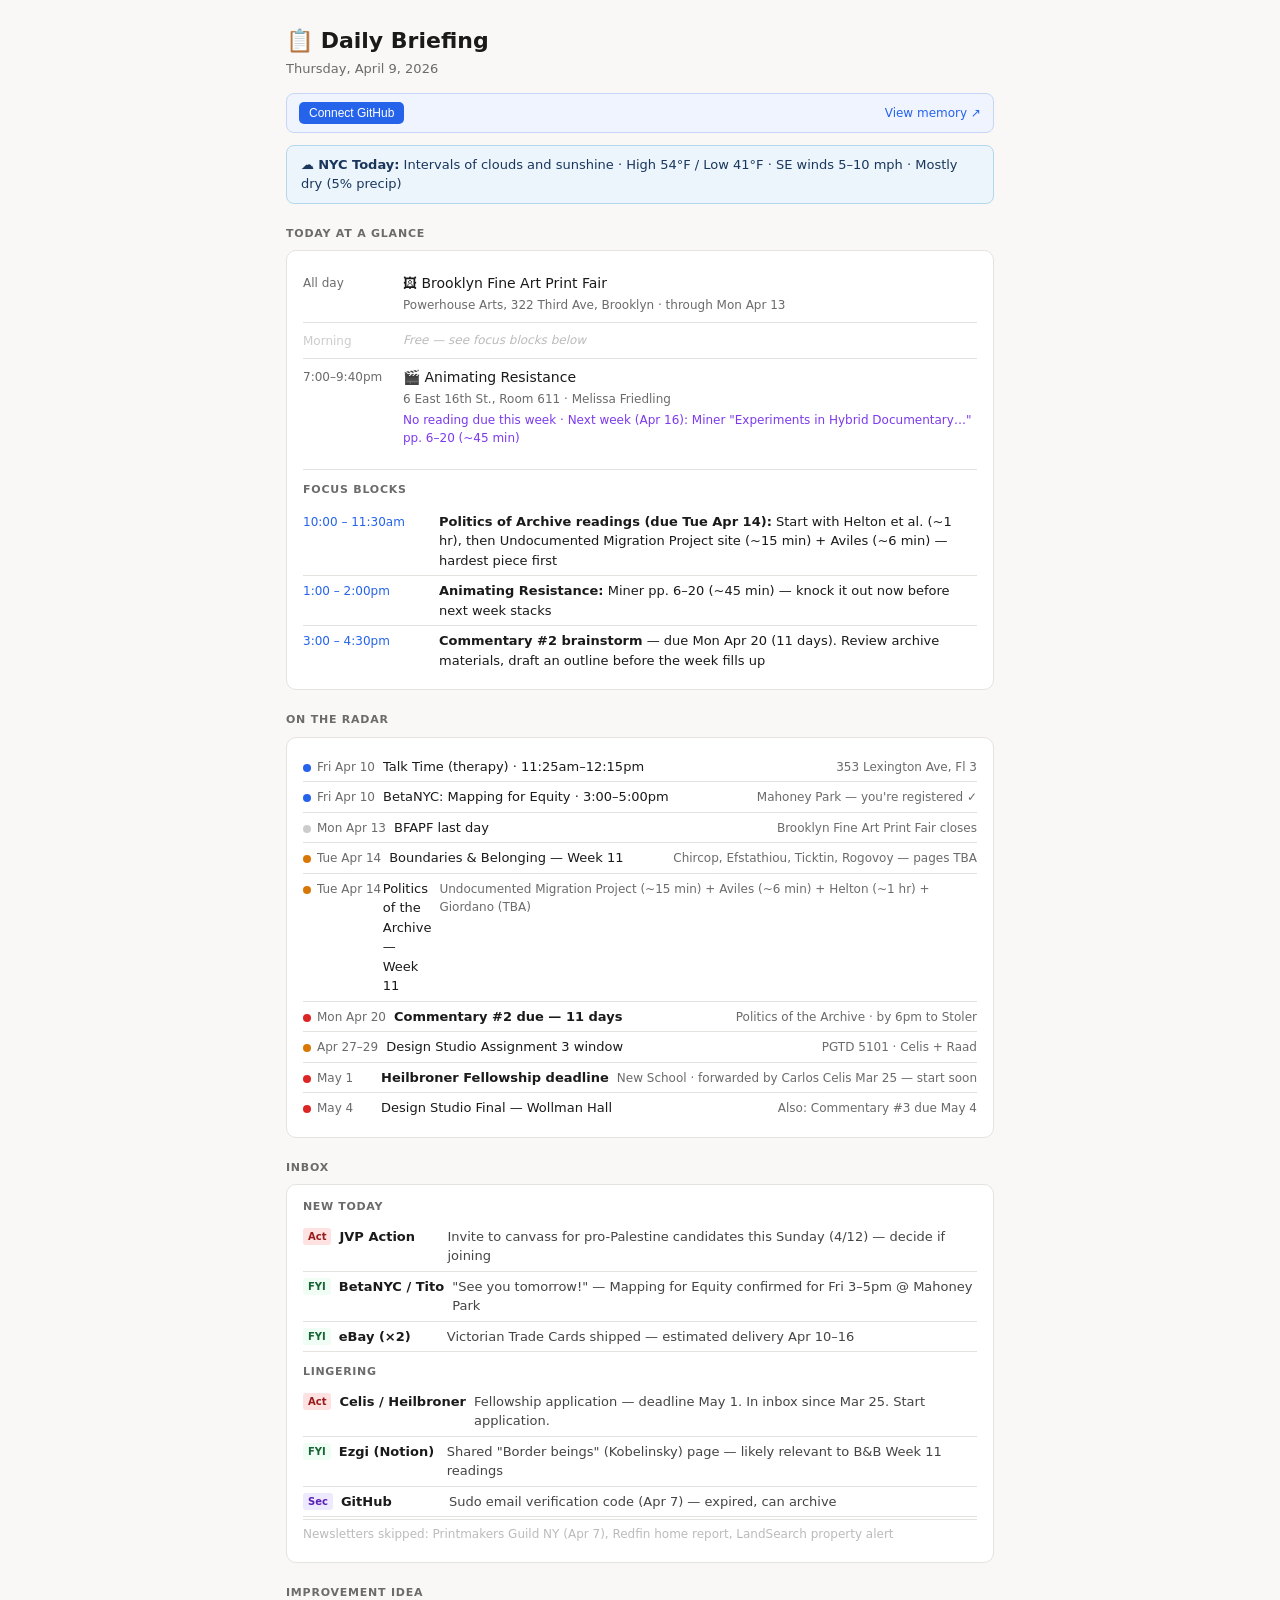
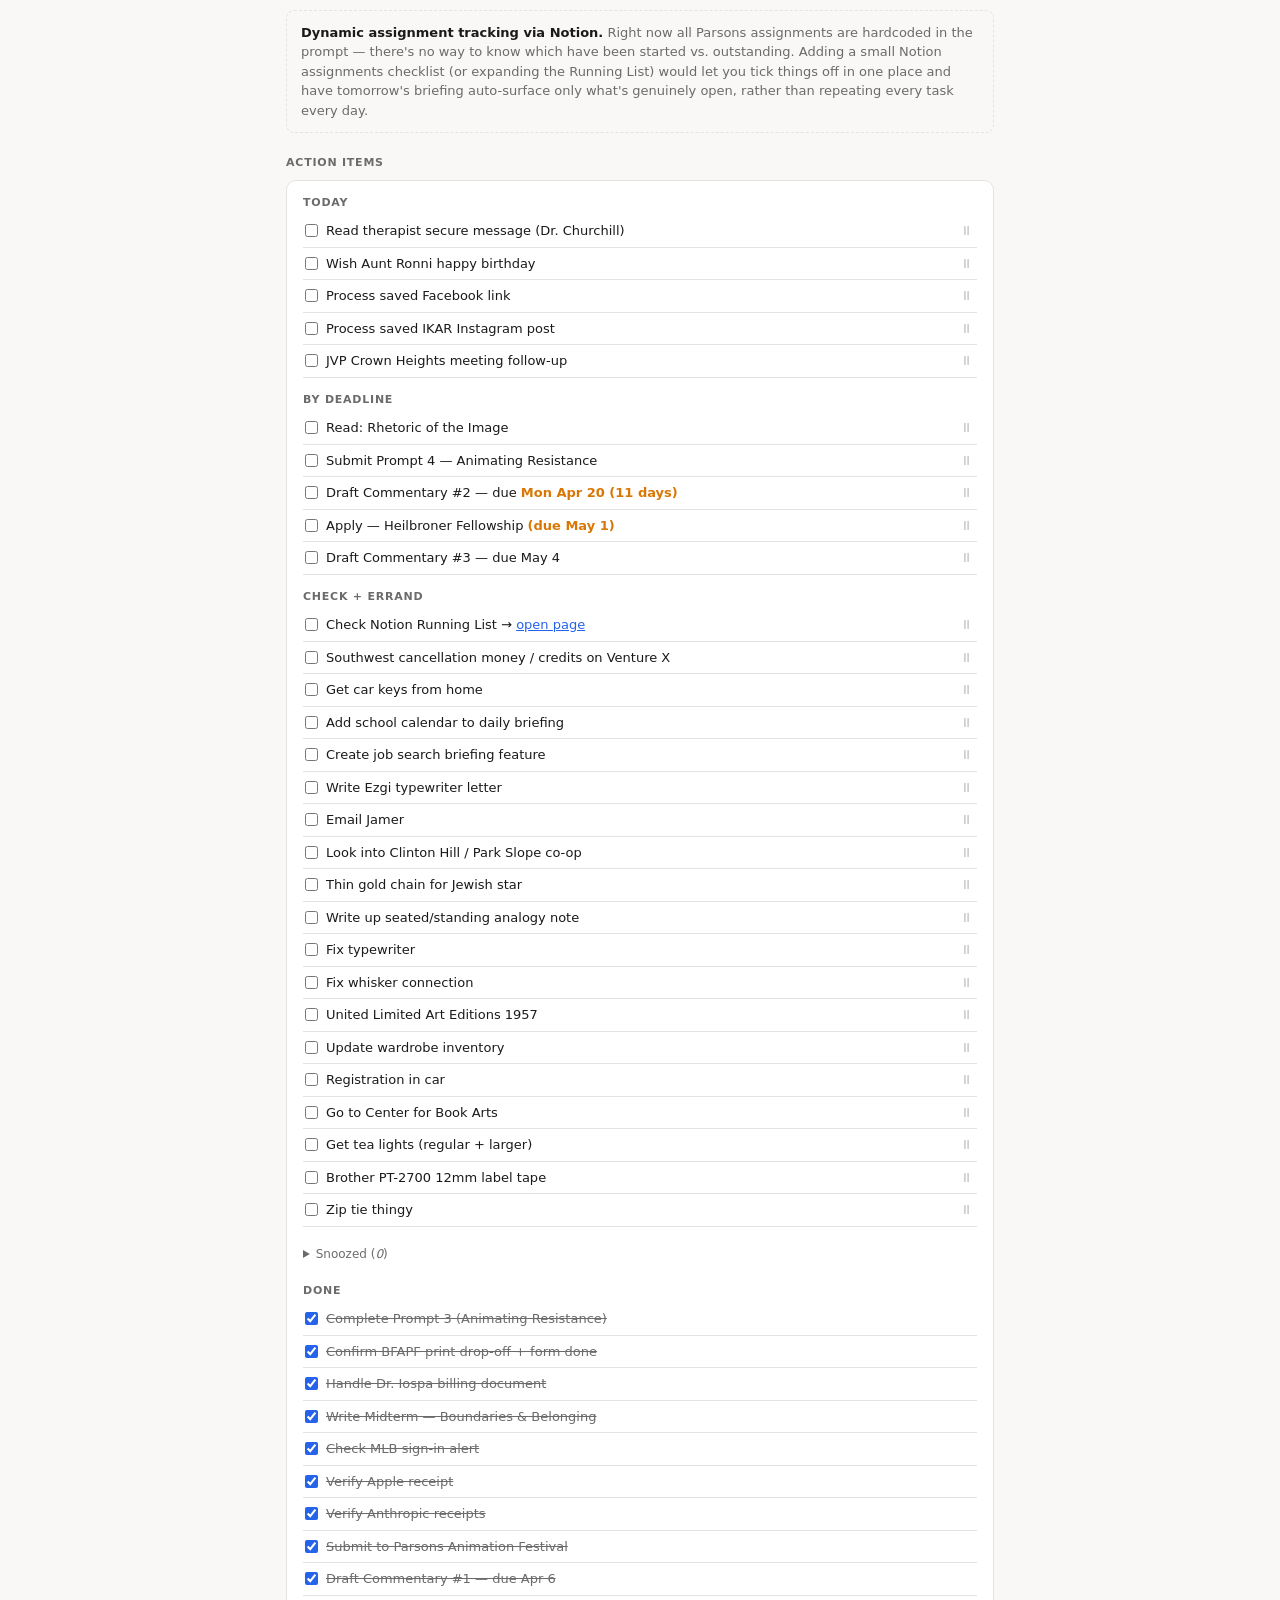
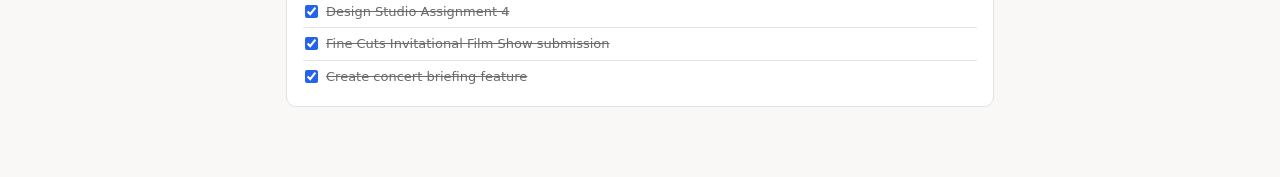
<file: daily-briefing-2026-04-09.html>
<!DOCTYPE html>
<html lang="en">
<head>
  <meta charset="UTF-8">
  <meta name="viewport" content="width=device-width, initial-scale=1.0">
  <title>Daily Briefing — Thursday, April 9, 2026</title>
  <style>
    :root {
      --bg: #f9f8f6;
      --card: #ffffff;
      --border: #e5e3df;
      --text: #1a1a1a;
      --muted: #6b6b6b;
      --accent: #2563eb;
      --red: #dc2626;
      --amber: #d97706;
      --green: #16a34a;
      --purple: #7c3aed;
    }
    * { box-sizing: border-box; margin: 0; padding: 0; }
    body {
      font-family: -apple-system, BlinkMacSystemFont, 'Segoe UI', system-ui, sans-serif;
      background: var(--bg);
      color: var(--text);
      font-size: 14px;
      line-height: 1.5;
      max-width: 740px;
      margin: 0 auto;
      padding: 24px 16px 60px;
    }
    h1 { font-size: 22px; font-weight: 700; }
    h2 {
      font-size: 11px; font-weight: 700; text-transform: uppercase;
      letter-spacing: 0.07em; color: var(--muted); margin: 22px 0 8px;
    }
    .header { margin-bottom: 14px; }
    .header .date { color: var(--muted); font-size: 13px; margin-top: 2px; }

    /* Memory bar */
    .memory-bar {
      display: flex; align-items: center; gap: 10px; flex-wrap: wrap;
      background: #f0f4ff; border: 1px solid #c7d5f7;
      border-radius: 8px; padding: 8px 12px; margin-bottom: 12px;
      font-size: 13px;
    }
    #mem-btn {
      background: var(--accent); color: white; border: none;
      border-radius: 5px; padding: 4px 10px; font-size: 12px;
      cursor: pointer; white-space: nowrap;
    }
    #mem-btn.connected { background: var(--green); }
    #mem-status { color: var(--muted); font-size: 12px; }
    #mem-save-indicator { color: var(--green); font-size: 12px; opacity: 0; transition: opacity 0.3s; }
    #mem-save-indicator.visible { opacity: 1; }
    .mem-gh-link { color: var(--accent); text-decoration: none; font-size: 12px; margin-left: auto; }

    /* Weather */
    .weather-bar {
      background: #ebf5fb; border: 1px solid #b3d8ee;
      border-radius: 8px; padding: 9px 14px; margin-bottom: 18px;
      font-size: 13px; color: #1a365d;
    }

    /* Cards */
    .card {
      background: var(--card); border: 1px solid var(--border);
      border-radius: 10px; padding: 14px 16px; margin-bottom: 10px;
    }

    /* Timeline */
    .timeline { list-style: none; }
    .timeline li {
      display: flex; gap: 12px; padding: 8px 0;
      border-bottom: 1px solid var(--border);
    }
    .timeline li:last-child { border-bottom: none; }
    .tl-time {
      width: 88px; min-width: 88px; font-size: 12px;
      color: var(--muted); padding-top: 1px; font-variant-numeric: tabular-nums;
    }
    .tl-content { flex: 1; }
    .tl-title { font-weight: 500; font-size: 14px; }
    .tl-sub { font-size: 12px; color: var(--muted); margin-top: 2px; }
    .tl-reading { font-size: 12px; color: var(--purple); margin-top: 3px; }
    .tl-free-row { display: flex; gap: 12px; padding: 5px 0; border-bottom: 1px solid var(--border); }
    .tl-free-row:last-child { border-bottom: none; }
    .tl-free-label { color: #bbb; font-style: italic; font-size: 12px; flex: 1; }

    /* Focus blocks */
    .focus-header {
      font-size: 11px; font-weight: 700; text-transform: uppercase;
      letter-spacing: 0.07em; color: var(--muted);
      margin: 14px 0 8px; padding-top: 12px; border-top: 1px solid var(--border);
    }
    .focus-block { display: flex; gap: 10px; padding: 5px 0; border-bottom: 1px solid var(--border); font-size: 13px; }
    .focus-block:last-child { border-bottom: none; }
    .fb-time { min-width: 126px; color: var(--accent); font-weight: 500; font-size: 12px; padding-top: 1px; }

    /* Urgency dots */
    .dot { display: inline-block; width: 8px; height: 8px; border-radius: 50%; margin-right: 6px; flex-shrink: 0; position: relative; top: 1px; }
    .dot-red { background: var(--red); }
    .dot-amber { background: var(--amber); }
    .dot-blue { background: var(--accent); }
    .dot-green { background: var(--green); }
    .dot-purple { background: var(--purple); }
    .dot-gray { background: #ccc; }

    /* Radar */
    .radar-item {
      display: flex; align-items: baseline; gap: 8px;
      padding: 5px 0; border-bottom: 1px solid var(--border); font-size: 13px;
    }
    .radar-item:last-child { border-bottom: none; }
    .radar-date { min-width: 70px; color: var(--muted); font-size: 12px; white-space: nowrap; }
    .radar-label { flex: 1; }
    .radar-ctx { color: var(--muted); font-size: 12px; }

    /* Inbox */
    .inbox-group-label {
      font-size: 11px; font-weight: 700; text-transform: uppercase;
      letter-spacing: 0.06em; color: var(--muted); margin: 10px 0 6px;
    }
    .inbox-group-label:first-child { margin-top: 0; }
    .inbox-item {
      display: flex; align-items: flex-start; gap: 8px;
      padding: 5px 0; border-bottom: 1px solid var(--border); font-size: 13px;
    }
    .inbox-item:last-child { border-bottom: none; }
    .badge {
      font-size: 10px; font-weight: 700; padding: 1px 5px; border-radius: 3px;
      white-space: nowrap; margin-top: 1px;
    }
    .badge-act { background: #fee2e2; color: #991b1b; }
    .badge-fyi { background: #f0fdf4; color: #166534; }
    .badge-sec { background: #ede9fe; color: #5b21b6; }
    .inbox-from { font-weight: 600; min-width: 100px; }
    .inbox-note { color: #444; flex: 1; }
    .inbox-muted { font-size: 12px; color: #bbb; padding: 5px 0; border-top: 1px solid var(--border); margin-top: 2px; }

    /* Improvement */
    .improvement {
      border: 1px dashed var(--border); border-radius: 8px;
      padding: 12px 14px; font-size: 13px; color: var(--muted);
      margin-bottom: 10px;
    }
    .improvement strong { color: var(--text); }

    /* Action items */
    .action-group-label {
      font-size: 11px; font-weight: 700; text-transform: uppercase;
      letter-spacing: 0.07em; color: var(--muted); margin: 14px 0 4px;
    }
    .action-group-label:first-child { margin-top: 0; }
    .action-item {
      display: flex; align-items: center; gap: 8px;
      padding: 6px 2px; border-bottom: 1px solid var(--border); font-size: 13px;
    }
    .action-item:last-child { border-bottom: none; }
    .action-item input[type="checkbox"] { cursor: pointer; accent-color: var(--accent); flex-shrink: 0; }
    .al { flex: 1; }
    .al.done { text-decoration: line-through; color: var(--muted); }
    .snooze-btn {
      background: none; border: none; cursor: pointer;
      color: #ccc; font-size: 13px; padding: 0 2px; line-height: 1;
    }
    .snooze-btn:hover { color: var(--amber); }
    details summary { cursor: pointer; font-size: 12px; color: var(--muted); padding: 6px 0; user-select: none; }
    .snoozed-item { font-size: 12px; padding: 4px 0; color: var(--muted); display: flex; gap: 8px; align-items: center; list-style: none; }
    .snooze-date { font-size: 11px; color: #aaa; }
    .snoozed-item button { font-size: 11px; background: none; border: 1px solid var(--border); border-radius: 3px; cursor: pointer; padding: 1px 5px; }
    a { color: var(--accent); }
  </style>
</head>
<body>

<div class="header">
  <h1>📋 Daily Briefing</h1>
  <div class="date">Thursday, April 9, 2026</div>
</div>

<!-- Memory bar -->
<div class="memory-bar">
  <button id="mem-btn" onclick="connectGitHub()">Connect GitHub</button>
  <span id="mem-status"></span>
  <span id="mem-save-indicator">Saved ✓</span>
  <a href="https://github.com/jon-goldman/briefings/blob/main/memory.json" target="_blank" class="mem-gh-link">View memory ↗</a>
</div>

<!-- Weather -->
<div class="weather-bar">
  ☁️ <strong>NYC Today:</strong> Intervals of clouds and sunshine · High 54°F / Low 41°F · SE winds 5–10 mph · Mostly dry (5% precip)
</div>

<!-- Section 2: Today at a Glance -->
<h2>Today at a Glance</h2>
<div class="card">
  <ul class="timeline">
    <li>
      <span class="tl-time">All day</span>
      <span class="tl-content">
        <div class="tl-title">🖼 Brooklyn Fine Art Print Fair</div>
        <div class="tl-sub">Powerhouse Arts, 322 Third Ave, Brooklyn · through Mon Apr 13</div>
      </span>
    </li>
    <li class="tl-free-row" style="border-bottom:1px solid var(--border);">
      <span class="tl-time" style="color:#ccc;font-size:12px;">Morning</span>
      <span class="tl-free-label">Free — see focus blocks below</span>
    </li>
    <li>
      <span class="tl-time">7:00–9:40pm</span>
      <span class="tl-content">
        <div class="tl-title">🎬 Animating Resistance</div>
        <div class="tl-sub">6 East 16th St., Room 611 · Melissa Friedling</div>
        <div class="tl-reading">No reading due this week · Next week (Apr 16): Miner "Experiments in Hybrid Documentary…" pp. 6–20 (~45 min)</div>
      </span>
    </li>
  </ul>

  <div class="focus-header">Focus Blocks</div>
  <div class="focus-block">
    <span class="fb-time">10:00 – 11:30am</span>
    <span><strong>Politics of Archive readings (due Tue Apr 14):</strong> Start with Helton et al. (~1 hr), then Undocumented Migration Project site (~15 min) + Aviles (~6 min) — hardest piece first</span>
  </div>
  <div class="focus-block">
    <span class="fb-time">1:00 – 2:00pm</span>
    <span><strong>Animating Resistance:</strong> Miner pp. 6–20 (~45 min) — knock it out now before next week stacks</span>
  </div>
  <div class="focus-block">
    <span class="fb-time">3:00 – 4:30pm</span>
    <span><strong>Commentary #2 brainstorm</strong> — due Mon Apr 20 (11 days). Review archive materials, draft an outline before the week fills up</span>
  </div>
</div>

<!-- Section 3: On the Radar -->
<h2>On the Radar</h2>
<div class="card">
  <div class="radar-item">
    <span class="radar-date"><span class="dot dot-blue"></span>Fri Apr 10</span>
    <span class="radar-label">Talk Time (therapy) · 11:25am–12:15pm</span>
    <span class="radar-ctx">353 Lexington Ave, Fl 3</span>
  </div>
  <div class="radar-item">
    <span class="radar-date"><span class="dot dot-blue"></span>Fri Apr 10</span>
    <span class="radar-label">BetaNYC: Mapping for Equity · 3:00–5:00pm</span>
    <span class="radar-ctx">Mahoney Park — you're registered ✓</span>
  </div>
  <div class="radar-item">
    <span class="radar-date"><span class="dot dot-gray"></span>Mon Apr 13</span>
    <span class="radar-label">BFAPF last day</span>
    <span class="radar-ctx">Brooklyn Fine Art Print Fair closes</span>
  </div>
  <div class="radar-item">
    <span class="radar-date"><span class="dot dot-amber"></span>Tue Apr 14</span>
    <span class="radar-label">Boundaries &amp; Belonging — Week 11</span>
    <span class="radar-ctx">Chircop, Efstathiou, Ticktin, Rogovoy — pages TBA</span>
  </div>
  <div class="radar-item">
    <span class="radar-date"><span class="dot dot-amber"></span>Tue Apr 14</span>
    <span class="radar-label">Politics of the Archive — Week 11</span>
    <span class="radar-ctx">Undocumented Migration Project (~15 min) + Aviles (~6 min) + Helton (~1 hr) + Giordano (TBA)</span>
  </div>
  <div class="radar-item">
    <span class="radar-date"><span class="dot dot-red"></span>Mon Apr 20</span>
    <span class="radar-label"><strong>Commentary #2 due — 11 days</strong></span>
    <span class="radar-ctx">Politics of the Archive · by 6pm to Stoler</span>
  </div>
  <div class="radar-item">
    <span class="radar-date"><span class="dot dot-amber"></span>Apr 27–29</span>
    <span class="radar-label">Design Studio Assignment 3 window</span>
    <span class="radar-ctx">PGTD 5101 · Celis + Raad</span>
  </div>
  <div class="radar-item">
    <span class="radar-date"><span class="dot dot-red"></span>May 1</span>
    <span class="radar-label"><strong>Heilbroner Fellowship deadline</strong></span>
    <span class="radar-ctx">New School · forwarded by Carlos Celis Mar 25 — start soon</span>
  </div>
  <div class="radar-item">
    <span class="radar-date"><span class="dot dot-red"></span>May 4</span>
    <span class="radar-label">Design Studio Final — Wollman Hall</span>
    <span class="radar-ctx">Also: Commentary #3 due May 4</span>
  </div>
</div>

<!-- Section 4: Inbox -->
<h2>Inbox</h2>
<div class="card">
  <div class="inbox-group-label">New Today</div>
  <div class="inbox-item">
    <span class="badge badge-act">Act</span>
    <span class="inbox-from">JVP Action</span>
    <span class="inbox-note">Invite to canvass for pro-Palestine candidates this Sunday (4/12) — decide if joining</span>
  </div>
  <div class="inbox-item">
    <span class="badge badge-fyi">FYI</span>
    <span class="inbox-from">BetaNYC / Tito</span>
    <span class="inbox-note">"See you tomorrow!" — Mapping for Equity confirmed for Fri 3–5pm @ Mahoney Park</span>
  </div>
  <div class="inbox-item">
    <span class="badge badge-fyi">FYI</span>
    <span class="inbox-from">eBay (×2)</span>
    <span class="inbox-note">Victorian Trade Cards shipped — estimated delivery Apr 10–16</span>
  </div>

  <div class="inbox-group-label" style="margin-top:12px;">Lingering</div>
  <div class="inbox-item">
    <span class="badge badge-act">Act</span>
    <span class="inbox-from">Celis / Heilbroner</span>
    <span class="inbox-note">Fellowship application — deadline May 1. In inbox since Mar 25. Start application.</span>
  </div>
  <div class="inbox-item">
    <span class="badge badge-fyi">FYI</span>
    <span class="inbox-from">Ezgi (Notion)</span>
    <span class="inbox-note">Shared "Border beings" (Kobelinsky) page — likely relevant to B&amp;B Week 11 readings</span>
  </div>
  <div class="inbox-item">
    <span class="badge badge-sec">Sec</span>
    <span class="inbox-from">GitHub</span>
    <span class="inbox-note">Sudo email verification code (Apr 7) — expired, can archive</span>
  </div>

  <div class="inbox-muted">Newsletters skipped: Printmakers Guild NY (Apr 7), Redfin home report, LandSearch property alert</div>
</div>

<!-- Section 5: Improvement Idea -->
<h2>Improvement Idea</h2>
<div class="improvement">
  <strong>Dynamic assignment tracking via Notion.</strong> Right now all Parsons assignments are hardcoded in the prompt — there's no way to know which have been started vs. outstanding. Adding a small Notion assignments checklist (or expanding the Running List) would let you tick things off in one place and have tomorrow's briefing auto-surface only what's genuinely open, rather than repeating every task every day.
</div>

<!-- Section 6: Action Items -->
<h2>Action Items</h2>
<div class="card">

  <div class="action-group-label">Today</div>
  <div class="action-item">
    <input type="checkbox" data-id="dr-churchill-message" onchange="toggle(this)">
    <span class="al">Read therapist secure message (Dr. Churchill)</span>
    <button class="snooze-btn" onclick="snoozeItem('dr-churchill-message','Read therapist secure message')">⏸</button>
  </div>
  <div class="action-item">
    <input type="checkbox" data-id="aunt-ronni-birthday" onchange="toggle(this)">
    <span class="al">Wish Aunt Ronni happy birthday</span>
    <button class="snooze-btn" onclick="snoozeItem('aunt-ronni-birthday','Wish Aunt Ronni happy birthday')">⏸</button>
  </div>
  <div class="action-item">
    <input type="checkbox" data-id="facebook-link" onchange="toggle(this)">
    <span class="al">Process saved Facebook link</span>
    <button class="snooze-btn" onclick="snoozeItem('facebook-link','Process saved Facebook link')">⏸</button>
  </div>
  <div class="action-item">
    <input type="checkbox" data-id="ikar-instagram" onchange="toggle(this)">
    <span class="al">Process saved IKAR Instagram post</span>
    <button class="snooze-btn" onclick="snoozeItem('ikar-instagram','Process saved IKAR Instagram post')">⏸</button>
  </div>
  <div class="action-item">
    <input type="checkbox" data-id="jvp-followup" onchange="toggle(this)">
    <span class="al">JVP Crown Heights meeting follow-up</span>
    <button class="snooze-btn" onclick="snoozeItem('jvp-followup','JVP Crown Heights meeting follow-up')">⏸</button>
  </div>

  <div class="action-group-label">By Deadline</div>
  <div class="action-item">
    <input type="checkbox" data-id="rhetoric-image" onchange="toggle(this)">
    <span class="al">Read: Rhetoric of the Image</span>
    <button class="snooze-btn" onclick="snoozeItem('rhetoric-image','Rhetoric of the Image read')">⏸</button>
  </div>
  <div class="action-item">
    <input type="checkbox" data-id="prompt4-animating" onchange="toggle(this)">
    <span class="al">Submit Prompt 4 — Animating Resistance</span>
    <button class="snooze-btn" onclick="snoozeItem('prompt4-animating','Prompt 4 Animating Resistance')">⏸</button>
  </div>
  <div class="action-item">
    <input type="checkbox" data-id="commentary-apr20" onchange="toggle(this)">
    <span class="al">Draft Commentary #2 — due <strong style="color:var(--amber)">Mon Apr 20 (11 days)</strong></span>
    <button class="snooze-btn" onclick="snoozeItem('commentary-apr20','Commentary due Apr 20')">⏸</button>
  </div>
  <div class="action-item">
    <input type="checkbox" data-id="heilbroner-fellowship" onchange="toggle(this)">
    <span class="al">Apply — Heilbroner Fellowship <strong style="color:var(--amber)">(due May 1)</strong></span>
    <button class="snooze-btn" onclick="snoozeItem('heilbroner-fellowship','Heilbroner Fellowship application')">⏸</button>
  </div>
  <div class="action-item">
    <input type="checkbox" data-id="commentary-may4" onchange="toggle(this)">
    <span class="al">Draft Commentary #3 — due May 4</span>
    <button class="snooze-btn" onclick="snoozeItem('commentary-may4','Commentary due May 4')">⏸</button>
  </div>

  <div class="action-group-label">Check + Errand</div>
  <div class="action-item">
    <input type="checkbox" data-id="notion-running-list" onchange="toggle(this)">
    <span class="al">Check Notion Running List → <a href="https://www.notion.so/337f38f0e32780668ab2cbd3e3102abf" target="_blank">open page</a></span>
    <button class="snooze-btn" onclick="snoozeItem('notion-running-list','Check Notion Running List')">⏸</button>
  </div>
  <div class="action-item">
    <input type="checkbox" data-id="southwest-credits" onchange="toggle(this)">
    <span class="al">Southwest cancellation money / credits on Venture X</span>
    <button class="snooze-btn" onclick="snoozeItem('southwest-credits','Southwest cancellation credits')">⏸</button>
  </div>
  <div class="action-item">
    <input type="checkbox" data-id="car-keys" onchange="toggle(this)">
    <span class="al">Get car keys from home</span>
    <button class="snooze-btn" onclick="snoozeItem('car-keys','Get car keys from home')">⏸</button>
  </div>
  <div class="action-item">
    <input type="checkbox" data-id="add-school-calendar" onchange="toggle(this)">
    <span class="al">Add school calendar to daily briefing</span>
    <button class="snooze-btn" onclick="snoozeItem('add-school-calendar','Add school calendar to daily briefing')">⏸</button>
  </div>
  <div class="action-item">
    <input type="checkbox" data-id="job-search-briefing" onchange="toggle(this)">
    <span class="al">Create job search briefing feature</span>
    <button class="snooze-btn" onclick="snoozeItem('job-search-briefing','Create job search briefing')">⏸</button>
  </div>
  <div class="action-item">
    <input type="checkbox" data-id="ezgi-letter" onchange="toggle(this)">
    <span class="al">Write Ezgi typewriter letter</span>
    <button class="snooze-btn" onclick="snoozeItem('ezgi-letter','Write Ezgi typewriter letter')">⏸</button>
  </div>
  <div class="action-item">
    <input type="checkbox" data-id="email-jamer" onchange="toggle(this)">
    <span class="al">Email Jamer</span>
    <button class="snooze-btn" onclick="snoozeItem('email-jamer','Email Jamer')">⏸</button>
  </div>
  <div class="action-item">
    <input type="checkbox" data-id="clinton-hill-coop" onchange="toggle(this)">
    <span class="al">Look into Clinton Hill / Park Slope co-op</span>
    <button class="snooze-btn" onclick="snoozeItem('clinton-hill-coop','Clinton Hill co-op')">⏸</button>
  </div>
  <div class="action-item">
    <input type="checkbox" data-id="gold-chain" onchange="toggle(this)">
    <span class="al">Thin gold chain for Jewish star</span>
    <button class="snooze-btn" onclick="snoozeItem('gold-chain','Thin gold chain')">⏸</button>
  </div>
  <div class="action-item">
    <input type="checkbox" data-id="analogy-note" onchange="toggle(this)">
    <span class="al">Write up seated/standing analogy note</span>
    <button class="snooze-btn" onclick="snoozeItem('analogy-note','Seated/standing analogy note')">⏸</button>
  </div>
  <div class="action-item">
    <input type="checkbox" data-id="fix-typewriter" onchange="toggle(this)">
    <span class="al">Fix typewriter</span>
    <button class="snooze-btn" onclick="snoozeItem('fix-typewriter','Fix typewriter')">⏸</button>
  </div>
  <div class="action-item">
    <input type="checkbox" data-id="fix-whisker" onchange="toggle(this)">
    <span class="al">Fix whisker connection</span>
    <button class="snooze-btn" onclick="snoozeItem('fix-whisker','Fix whisker connection')">⏸</button>
  </div>
  <div class="action-item">
    <input type="checkbox" data-id="united-art-editions" onchange="toggle(this)">
    <span class="al">United Limited Art Editions 1957</span>
    <button class="snooze-btn" onclick="snoozeItem('united-art-editions','United Limited Art Editions 1957')">⏸</button>
  </div>
  <div class="action-item">
    <input type="checkbox" data-id="wardrobe-inventory" onchange="toggle(this)">
    <span class="al">Update wardrobe inventory</span>
    <button class="snooze-btn" onclick="snoozeItem('wardrobe-inventory','Update wardrobe inventory')">⏸</button>
  </div>
  <div class="action-item">
    <input type="checkbox" data-id="car-registration" onchange="toggle(this)">
    <span class="al">Registration in car</span>
    <button class="snooze-btn" onclick="snoozeItem('car-registration','Registration in car')">⏸</button>
  </div>
  <div class="action-item">
    <input type="checkbox" data-id="center-book-arts" onchange="toggle(this)">
    <span class="al">Go to Center for Book Arts</span>
    <button class="snooze-btn" onclick="snoozeItem('center-book-arts','Center for Book Arts')">⏸</button>
  </div>
  <div class="action-item">
    <input type="checkbox" data-id="tea-lights" onchange="toggle(this)">
    <span class="al">Get tea lights (regular + larger)</span>
    <button class="snooze-btn" onclick="snoozeItem('tea-lights','Get tea lights')">⏸</button>
  </div>
  <div class="action-item">
    <input type="checkbox" data-id="brother-label-tape" onchange="toggle(this)">
    <span class="al">Brother PT-2700 12mm label tape</span>
    <button class="snooze-btn" onclick="snoozeItem('brother-label-tape','Brother label tape')">⏸</button>
  </div>
  <div class="action-item">
    <input type="checkbox" data-id="zip-tie" onchange="toggle(this)">
    <span class="al">Zip tie thingy</span>
    <button class="snooze-btn" onclick="snoozeItem('zip-tie','Zip tie thingy')">⏸</button>
  </div>

  <!-- Snoozed (collapsed) -->
  <div style="margin-top:12px;">
    <details>
      <summary>Snoozed (<em id="snooze-count">0</em>)</summary>
      <ul id="snoozed-list" style="list-style:none;padding:4px 0;"></ul>
    </details>
  </div>

  <!-- Done -->
  <div class="action-group-label" style="margin-top:14px;">Done</div>
  <div class="action-item">
    <input type="checkbox" data-id="prompt3-animating" onchange="toggle(this)" checked>
    <span class="al done">Complete Prompt 3 (Animating Resistance)</span>
  </div>
  <div class="action-item">
    <input type="checkbox" data-id="bfapf-confirm" onchange="toggle(this)" checked>
    <span class="al done">Confirm BFAPF print drop-off + form done</span>
  </div>
  <div class="action-item">
    <input type="checkbox" data-id="iospa-billing" onchange="toggle(this)" checked>
    <span class="al done">Handle Dr. Iospa billing document</span>
  </div>
  <div class="action-item">
    <input type="checkbox" data-id="midterm-bb" onchange="toggle(this)" checked>
    <span class="al done">Write Midterm — Boundaries &amp; Belonging</span>
  </div>
  <div class="action-item">
    <input type="checkbox" data-id="mlb-signin" onchange="toggle(this)" checked>
    <span class="al done">Check MLB sign-in alert</span>
  </div>
  <div class="action-item">
    <input type="checkbox" data-id="apple-receipt" onchange="toggle(this)" checked>
    <span class="al done">Verify Apple receipt</span>
  </div>
  <div class="action-item">
    <input type="checkbox" data-id="anthropic-receipt" onchange="toggle(this)" checked>
    <span class="al done">Verify Anthropic receipts</span>
  </div>
  <div class="action-item">
    <input type="checkbox" data-id="animation-festival" onchange="toggle(this)" checked>
    <span class="al done">Submit to Parsons Animation Festival</span>
  </div>
  <div class="action-item">
    <input type="checkbox" data-id="commentary-apr6" onchange="toggle(this)" checked>
    <span class="al done">Draft Commentary #1 — due Apr 6</span>
  </div>
  <div class="action-item">
    <input type="checkbox" data-id="design-studio-a4" onchange="toggle(this)" checked>
    <span class="al done">Design Studio Assignment 4</span>
  </div>
  <div class="action-item">
    <input type="checkbox" data-id="fine-cuts-submission" onchange="toggle(this)" checked>
    <span class="al done">Fine Cuts Invitational Film Show submission</span>
  </div>
  <div class="action-item">
    <input type="checkbox" data-id="concert-briefing" onchange="toggle(this)" checked>
    <span class="al done">Create concert briefing feature</span>
  </div>

</div>

<script>
const GH_REPO = 'jon-goldman/briefings';
const GH_API = 'https://api.github.com';
const MEMORY_FILE = 'memory.json';
let ghToken = localStorage.getItem('gh_briefing_token') || '';
let memorySha = null;
let mem = { completed: {}, snoozed: {} };
let saveTimer = null;
const TODAY = new Date().toISOString().split('T')[0];

async function connectGitHub() {
  const t = prompt('Paste your GitHub Personal Access Token (starts with github_pat_):\n\nStored in this browser\'s localStorage — enter once per device.');
  if (!t || !t.trim()) return;
  localStorage.setItem('gh_briefing_token', t.trim());
  ghToken = t.trim();
  await loadMemory();
}

async function loadMemory() {
  if (!ghToken) return;
  setMemStatus('Connecting…');
  try {
    const r = await fetch(`${GH_API}/repos/${GH_REPO}/contents/${MEMORY_FILE}`,
      { headers: { 'Authorization': `Bearer ${ghToken}`, 'Accept': 'application/vnd.github+json' } });
    if (!r.ok) throw new Error(`GitHub API ${r.status}`);
    const d = await r.json();
    memorySha = d.sha;
    const parsed = JSON.parse(atob(d.content.replace(/\s/g, '')));
    mem.completed = parsed.completed || {};
    mem.snoozed = parsed.snoozed || {};
    applyMemory();
    const btn = document.getElementById('mem-btn');
    btn.textContent = '✓ GitHub synced'; btn.classList.add('connected'); btn.onclick = null;
    setMemStatus('Memory loaded ✓', 2000);
  } catch(e) { setMemStatus(`⚠ ${e.message}`); }
}

function setMemStatus(msg, ms) {
  const el = document.getElementById('mem-status');
  if (el) { el.textContent = msg; if (ms) setTimeout(() => { el.textContent = ''; }, ms); }
}

function applyMemory() {
  const snoozeList = document.getElementById('snoozed-list');
  let snoozeCount = 0;
  document.querySelectorAll('input[type="checkbox"][data-id]').forEach(cb => {
    const id = cb.dataset.id;
    if (mem.completed[id]) {
      cb.checked = true;
      cb.closest('.action-item')?.querySelector('.al')?.classList.add('done');
    }
    if (mem.snoozed[id]) {
      if (mem.snoozed[id] > TODAY) {
        cb.closest('.action-item')?.style.setProperty('display','none');
        snoozeCount++;
        if (snoozeList) {
          const label = cb.closest('.action-item')?.querySelector('.al')?.textContent || id;
          snoozeList.insertAdjacentHTML('beforeend',
            `<li class="snoozed-item"><span class="al">${label}</span> <span class="snooze-date">until ${mem.snoozed[id]}</span> <button onclick="unsnooze('${id}')">↩ restore</button></li>`);
        }
      } else { delete mem.snoozed[id]; }
    }
  });
  const sc = document.getElementById('snooze-count');
  if (sc) sc.textContent = snoozeCount;
}

function scheduleSave() { clearTimeout(saveTimer); saveTimer = setTimeout(persistMemory, 500); }

async function persistMemory() {
  if (!ghToken || !memorySha) return;
  const payload = JSON.stringify({ completed: mem.completed, snoozed: mem.snoozed, updatedAt: new Date().toISOString() }, null, 2);
  try {
    const r = await fetch(`${GH_API}/repos/${GH_REPO}/contents/${MEMORY_FILE}`, {
      method: 'PUT',
      headers: { 'Authorization': `Bearer ${ghToken}`, 'Accept': 'application/vnd.github+json', 'Content-Type': 'application/json' },
      body: JSON.stringify({ message: `Update briefing memory ${TODAY}`, content: btoa(unescape(encodeURIComponent(payload))), sha: memorySha })
    });
    if (!r.ok) throw new Error(r.status);
    memorySha = (await r.json()).content.sha;
    const el = document.getElementById('mem-save-indicator');
    el.classList.add('visible'); setTimeout(() => el.classList.remove('visible'), 1500);
  } catch(e) { console.error('GitHub save error:', e); }
}

function toggle(cb) {
  const id = cb.dataset.id;
  cb.closest('.action-item')?.querySelector('.al')?.classList.toggle('done', cb.checked);
  if (!id) return;
  if (cb.checked) mem.completed[id] = TODAY; else delete mem.completed[id];
  scheduleSave();
}

function snoozeItem(id, label) {
  const input = prompt(`Snooze "${label}" until when?\nEnter date (e.g. Apr 15 or 2026-04-20):`);
  if (!input) return;
  let date = input.trim();
  if (!/^\d{4}-\d{2}-\d{2}$/.test(date)) {
    const d = new Date(date.match(/\d{4}/) ? date : date + ' 2026');
    if (isNaN(d)) { alert('Try YYYY-MM-DD format'); return; }
    date = d.toISOString().split('T')[0];
  }
  if (date <= TODAY) { alert('Date must be in the future'); return; }
  mem.snoozed[id] = date;
  const cb = document.querySelector(`input[data-id="${id}"]`);
  cb?.closest('.action-item')?.style.setProperty('display','none');
  scheduleSave();
  setMemStatus(`Snoozed until ${date}`, 2000);
}

function unsnooze(id) {
  delete mem.snoozed[id];
  const cb = document.querySelector(`input[data-id="${id}"]`);
  cb?.closest('.action-item')?.style.removeProperty('display');
  document.querySelectorAll('.snoozed-item').forEach(li => { if (li.outerHTML.includes(`'${id}'`)) li.remove(); });
  const sc = document.getElementById('snooze-count');
  if (sc) sc.textContent = parseInt(sc.textContent || '0') - 1;
  scheduleSave();
}

if (ghToken) loadMemory();
</script>
</body>
</html>
</file>
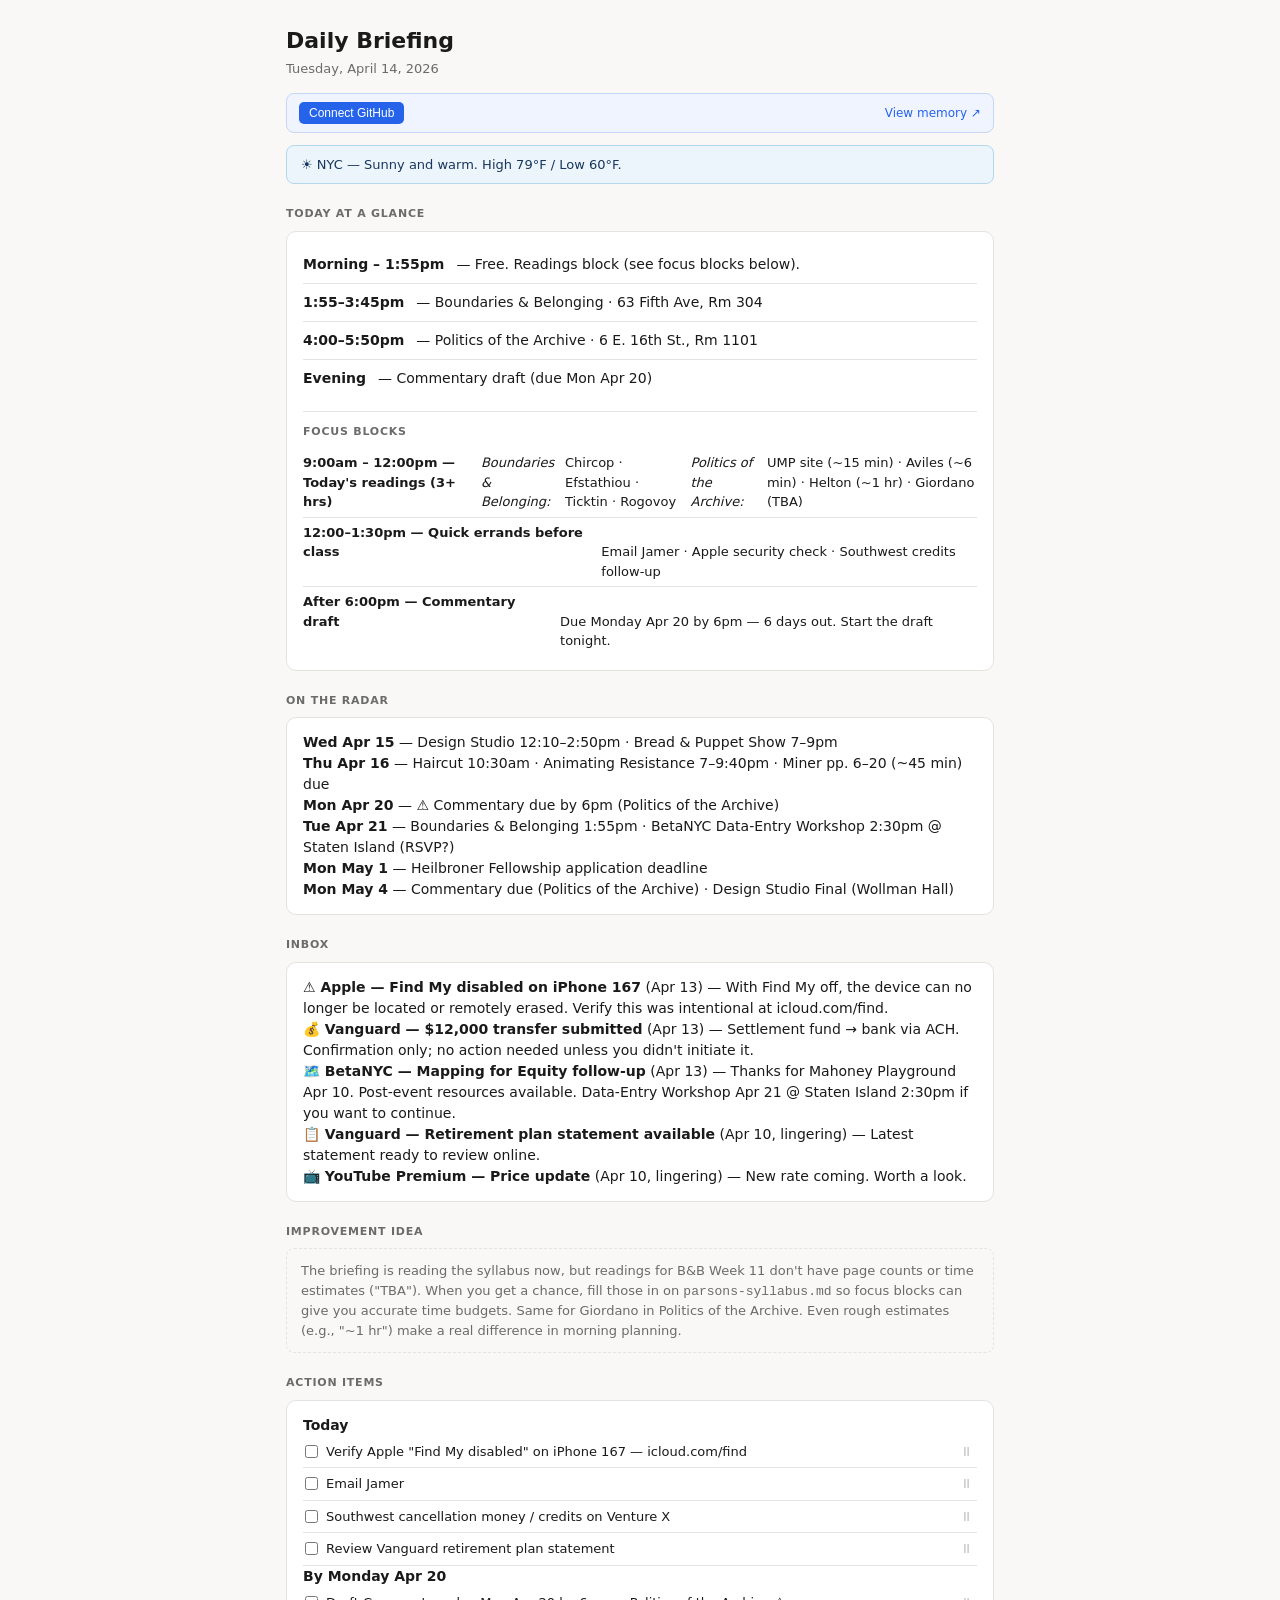
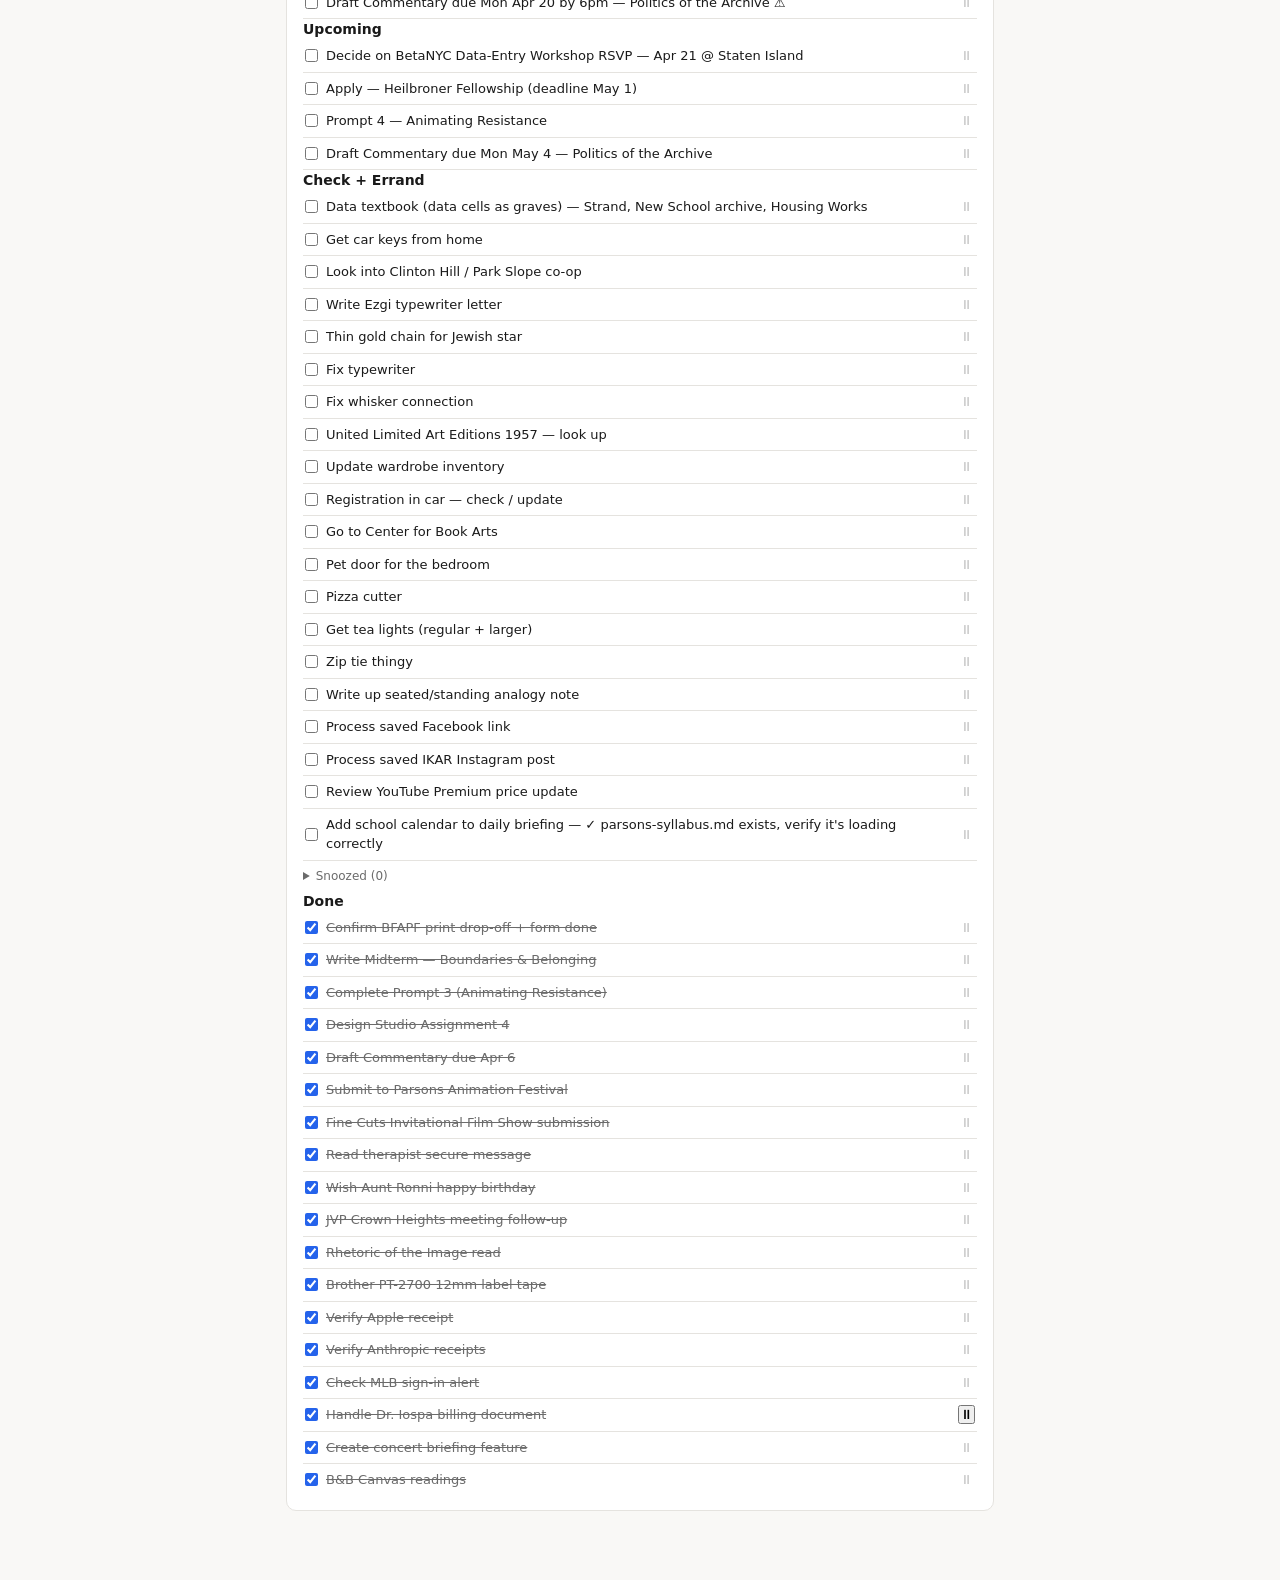
<file: daily-briefing-2026-04-14.html>
<!DOCTYPE html>
<html lang="en">
<head>
  <meta charset="UTF-8">
  <meta name="viewport" content="width=device-width, initial-scale=1.0">
  <title>Daily Briefing — Tuesday, April 14, 2026</title>
  <link rel="stylesheet" href="https://jon-goldman.github.io/briefings/assets/briefing.css">
</head>
<body>

<div class="header">
  <h1>Daily Briefing</h1>
  <div class="date">Tuesday, April 14, 2026</div>
</div>

<div class="memory-bar">
  <button id="mem-btn" onclick="connectGitHub()">Connect GitHub</button>
  <span id="mem-status"></span>
  <span id="mem-save-indicator">Saved ✓</span>
  <a href="https://github.com/jon-goldman/briefings/blob/main/memory.json" target="_blank" class="mem-gh-link">View memory ↗</a>
</div>

<div class="weather-bar">
  ☀️ NYC — Sunny and warm. High 79°F / Low 60°F.
</div>

<h2>Today at a Glance</h2>
<div class="card">
  <ul class="timeline">
    <li><strong>Morning – 1:55pm</strong> — Free. Readings block (see focus blocks below).</li>
    <li><strong>1:55–3:45pm</strong> — Boundaries &amp; Belonging · 63 Fifth Ave, Rm 304</li>
    <li><strong>4:00–5:50pm</strong> — Politics of the Archive · 6 E. 16th St., Rm 1101</li>
    <li><strong>Evening</strong> — Commentary draft (due Mon Apr 20)</li>
  </ul>
  <div class="focus-header">Focus Blocks</div>
  <div class="focus-block">
    <strong>9:00am – 12:00pm — Today's readings (3+ hrs)</strong><br>
    <em>Boundaries &amp; Belonging:</em> Chircop · Efstathiou · Ticktin · Rogovoy<br>
    <em>Politics of the Archive:</em> UMP site (~15 min) · Aviles (~6 min) · Helton (~1 hr) · Giordano (TBA)
  </div>
  <div class="focus-block">
    <strong>12:00–1:30pm — Quick errands before class</strong><br>
    Email Jamer · Apple security check · Southwest credits follow-up
  </div>
  <div class="focus-block">
    <strong>After 6:00pm — Commentary draft</strong><br>
    Due Monday Apr 20 by 6pm — 6 days out. Start the draft tonight.
  </div>
</div>

<h2>On the Radar</h2>
<div class="card">
  <p><strong>Wed Apr 15</strong> — Design Studio 12:10–2:50pm · Bread &amp; Puppet Show 7–9pm</p>
  <p><strong>Thu Apr 16</strong> — Haircut 10:30am · Animating Resistance 7–9:40pm · Miner pp. 6–20 (~45 min) due</p>
  <p><strong>Mon Apr 20</strong> — ⚠️ Commentary due by 6pm (Politics of the Archive)</p>
  <p><strong>Tue Apr 21</strong> — Boundaries &amp; Belonging 1:55pm · BetaNYC Data-Entry Workshop 2:30pm @ Staten Island (RSVP?)</p>
  <p><strong>Mon May 1</strong> — Heilbroner Fellowship application deadline</p>
  <p><strong>Mon May 4</strong> — Commentary due (Politics of the Archive) · Design Studio Final (Wollman Hall)</p>
</div>

<h2>Inbox</h2>
<div class="card">
  <p><strong>⚠️ Apple — Find My disabled on iPhone 167</strong> (Apr 13) — With Find My off, the device can no longer be located or remotely erased. Verify this was intentional at icloud.com/find.</p>
  <p><strong>💰 Vanguard — $12,000 transfer submitted</strong> (Apr 13) — Settlement fund → bank via ACH. Confirmation only; no action needed unless you didn't initiate it.</p>
  <p><strong>🗺️ BetaNYC — Mapping for Equity follow-up</strong> (Apr 13) — Thanks for Mahoney Playground Apr 10. Post-event resources available. Data-Entry Workshop Apr 21 @ Staten Island 2:30pm if you want to continue.</p>
  <p><strong>📋 Vanguard — Retirement plan statement available</strong> (Apr 10, lingering) — Latest statement ready to review online.</p>
  <p><strong>📺 YouTube Premium — Price update</strong> (Apr 10, lingering) — New rate coming. Worth a look.</p>
</div>

<h2>Improvement Idea</h2>
<div class="improvement">
  The briefing is reading the syllabus now, but readings for B&amp;B Week 11 don't have page counts or time estimates ("TBA"). When you get a chance, fill those in on <code>parsons-syllabus.md</code> so focus blocks can give you accurate time budgets. Same for Giordano in Politics of the Archive. Even rough estimates (e.g., "~1 hr") make a real difference in morning planning.
</div>

<h2>Action Items</h2>
<div class="card">

  <div class="action-group"><strong>Today</strong></div>

  <div class="action-item">
    <input type="checkbox" data-id="apple-find-my-disabled" onchange="toggle(this)">
    <span class="al">Verify Apple "Find My disabled" on iPhone 167 — icloud.com/find</span>
    <button class="snooze-btn" onclick="snoozeItem('apple-find-my-disabled', 'Verify Apple Find My disabled on iPhone 167')">⏸</button>
  </div>

  <div class="action-item">
    <input type="checkbox" data-id="email-jamer" onchange="toggle(this)">
    <span class="al">Email Jamer</span>
    <button class="snooze-btn" onclick="snoozeItem('email-jamer', 'Email Jamer')">⏸</button>
  </div>

  <div class="action-item">
    <input type="checkbox" data-id="southwest-credits" onchange="toggle(this)">
    <span class="al">Southwest cancellation money / credits on Venture X</span>
    <button class="snooze-btn" onclick="snoozeItem('southwest-credits', 'Southwest cancellation money / credits on Venture X')">⏸</button>
  </div>

  <div class="action-item">
    <input type="checkbox" data-id="vanguard-retirement-statement" onchange="toggle(this)">
    <span class="al">Review Vanguard retirement plan statement</span>
    <button class="snooze-btn" onclick="snoozeItem('vanguard-retirement-statement', 'Review Vanguard retirement plan statement')">⏸</button>
  </div>

  <div class="action-group"><strong>By Monday Apr 20</strong></div>

  <div class="action-item">
    <input type="checkbox" data-id="commentary-apr20" onchange="toggle(this)">
    <span class="al">Draft Commentary due Mon Apr 20 by 6pm — Politics of the Archive ⚠️</span>
    <button class="snooze-btn" onclick="snoozeItem('commentary-apr20', 'Commentary due Apr 20')">⏸</button>
  </div>

  <div class="action-group"><strong>Upcoming</strong></div>

  <div class="action-item">
    <input type="checkbox" data-id="betanyc-workshop-rsvp" onchange="toggle(this)">
    <span class="al">Decide on BetaNYC Data-Entry Workshop RSVP — Apr 21 @ Staten Island</span>
    <button class="snooze-btn" onclick="snoozeItem('betanyc-workshop-rsvp', 'BetaNYC Data-Entry Workshop RSVP Apr 21')">⏸</button>
  </div>

  <div class="action-item">
    <input type="checkbox" data-id="heilbroner-fellowship" onchange="toggle(this)">
    <span class="al">Apply — Heilbroner Fellowship (deadline May 1)</span>
    <button class="snooze-btn" onclick="snoozeItem('heilbroner-fellowship', 'Apply Heilbroner Fellowship deadline May 1')">⏸</button>
  </div>

  <div class="action-item">
    <input type="checkbox" data-id="prompt4-animating" onchange="toggle(this)">
    <span class="al">Prompt 4 — Animating Resistance</span>
    <button class="snooze-btn" onclick="snoozeItem('prompt4-animating', 'Prompt 4 Animating Resistance')">⏸</button>
  </div>

  <div class="action-item">
    <input type="checkbox" data-id="commentary-may4" onchange="toggle(this)">
    <span class="al">Draft Commentary due Mon May 4 — Politics of the Archive</span>
    <button class="snooze-btn" onclick="snoozeItem('commentary-may4', 'Commentary due May 4')">⏸</button>
  </div>

  <div class="action-group"><strong>Check + Errand</strong></div>

  <div class="action-item">
    <input type="checkbox" data-id="data-textbook" onchange="toggle(this)">
    <span class="al">Data textbook (data cells as graves) — Strand, New School archive, Housing Works</span>
    <button class="snooze-btn" onclick="snoozeItem('data-textbook', 'Data textbook - data cells as graves')">⏸</button>
  </div>

  <div class="action-item">
    <input type="checkbox" data-id="car-keys" onchange="toggle(this)">
    <span class="al">Get car keys from home</span>
    <button class="snooze-btn" onclick="snoozeItem('car-keys', 'Get car keys from home')">⏸</button>
  </div>

  <div class="action-item">
    <input type="checkbox" data-id="clinton-hill-coop" onchange="toggle(this)">
    <span class="al">Look into Clinton Hill / Park Slope co-op</span>
    <button class="snooze-btn" onclick="snoozeItem('clinton-hill-coop', 'Look into Clinton Hill / Park Slope co-op')">⏸</button>
  </div>

  <div class="action-item">
    <input type="checkbox" data-id="ezgi-letter" onchange="toggle(this)">
    <span class="al">Write Ezgi typewriter letter</span>
    <button class="snooze-btn" onclick="snoozeItem('ezgi-letter', 'Write Ezgi typewriter letter')">⏸</button>
  </div>

  <div class="action-item">
    <input type="checkbox" data-id="gold-chain" onchange="toggle(this)">
    <span class="al">Thin gold chain for Jewish star</span>
    <button class="snooze-btn" onclick="snoozeItem('gold-chain', 'Thin gold chain for Jewish star')">⏸</button>
  </div>

  <div class="action-item">
    <input type="checkbox" data-id="fix-typewriter" onchange="toggle(this)">
    <span class="al">Fix typewriter</span>
    <button class="snooze-btn" onclick="snoozeItem('fix-typewriter', 'Fix typewriter')">⏸</button>
  </div>

  <div class="action-item">
    <input type="checkbox" data-id="fix-whisker" onchange="toggle(this)">
    <span class="al">Fix whisker connection</span>
    <button class="snooze-btn" onclick="snoozeItem('fix-whisker', 'Fix whisker connection')">⏸</button>
  </div>

  <div class="action-item">
    <input type="checkbox" data-id="united-art-editions" onchange="toggle(this)">
    <span class="al">United Limited Art Editions 1957 — look up</span>
    <button class="snooze-btn" onclick="snoozeItem('united-art-editions', 'United Limited Art Editions 1957')">⏸</button>
  </div>

  <div class="action-item">
    <input type="checkbox" data-id="wardrobe-inventory" onchange="toggle(this)">
    <span class="al">Update wardrobe inventory</span>
    <button class="snooze-btn" onclick="snoozeItem('wardrobe-inventory', 'Update wardrobe inventory')">⏸</button>
  </div>

  <div class="action-item">
    <input type="checkbox" data-id="car-registration" onchange="toggle(this)">
    <span class="al">Registration in car — check / update</span>
    <button class="snooze-btn" onclick="snoozeItem('car-registration', 'Registration in car')">⏸</button>
  </div>

  <div class="action-item">
    <input type="checkbox" data-id="center-book-arts" onchange="toggle(this)">
    <span class="al">Go to Center for Book Arts</span>
    <button class="snooze-btn" onclick="snoozeItem('center-book-arts', 'Go to Center for Book Arts')">⏸</button>
  </div>

  <div class="action-item">
    <input type="checkbox" data-id="pet-door" onchange="toggle(this)">
    <span class="al">Pet door for the bedroom</span>
    <button class="snooze-btn" onclick="snoozeItem('pet-door', 'Pet door for bedroom')">⏸</button>
  </div>

  <div class="action-item">
    <input type="checkbox" data-id="pizza-cutter" onchange="toggle(this)">
    <span class="al">Pizza cutter</span>
    <button class="snooze-btn" onclick="snoozeItem('pizza-cutter', 'Pizza cutter')">⏸</button>
  </div>

  <div class="action-item">
    <input type="checkbox" data-id="tea-lights" onchange="toggle(this)">
    <span class="al">Get tea lights (regular + larger)</span>
    <button class="snooze-btn" onclick="snoozeItem('tea-lights', 'Get tea lights')">⏸</button>
  </div>

  <div class="action-item">
    <input type="checkbox" data-id="zip-tie" onchange="toggle(this)">
    <span class="al">Zip tie thingy</span>
    <button class="snooze-btn" onclick="snoozeItem('zip-tie', 'Zip tie thingy')">⏸</button>
  </div>

  <div class="action-item">
    <input type="checkbox" data-id="analogy-note" onchange="toggle(this)">
    <span class="al">Write up seated/standing analogy note</span>
    <button class="snooze-btn" onclick="snoozeItem('analogy-note', 'Write up seated/standing analogy note')">⏸</button>
  </div>

  <div class="action-item">
    <input type="checkbox" data-id="facebook-link" onchange="toggle(this)">
    <span class="al">Process saved Facebook link</span>
    <button class="snooze-btn" onclick="snoozeItem('facebook-link', 'Process saved Facebook link')">⏸</button>
  </div>

  <div class="action-item">
    <input type="checkbox" data-id="ikar-instagram" onchange="toggle(this)">
    <span class="al">Process saved IKAR Instagram post</span>
    <button class="snooze-btn" onclick="snoozeItem('ikar-instagram', 'Process saved IKAR Instagram post')">⏸</button>
  </div>

  <div class="action-item">
    <input type="checkbox" data-id="youtube-premium-price" onchange="toggle(this)">
    <span class="al">Review YouTube Premium price update</span>
    <button class="snooze-btn" onclick="snoozeItem('youtube-premium-price', 'Review YouTube Premium price update')">⏸</button>
  </div>

  <div class="action-item">
    <input type="checkbox" data-id="add-school-calendar" onchange="toggle(this)">
    <span class="al">Add school calendar to daily briefing — ✓ parsons-syllabus.md exists, verify it's loading correctly</span>
    <button class="snooze-btn" onclick="snoozeItem('add-school-calendar', 'Add school calendar to daily briefing')">⏸</button>
  </div>

  <details><summary>Snoozed (<span id="snooze-count">0</span>)</summary><ul id="snoozed-list"></ul></details>

  <div class="action-group"><strong>Done</strong></div>

  <div class="action-item">
    <input type="checkbox" data-id="bfapf-confirm" checked onchange="toggle(this)">
    <span class="al done">Confirm BFAPF print drop-off + form done</span>
    <button class="snooze-btn" onclick="snoozeItem('bfapf-confirm', 'Confirm BFAPF print drop-off')">⏸</button>
  </div>
  <div class="action-item">
    <input type="checkbox" data-id="midterm-bb" checked onchange="toggle(this)">
    <span class="al done">Write Midterm — Boundaries &amp; Belonging</span>
    <button class="snooze-btn" onclick="snoozeItem('midterm-bb', 'Write Midterm BB')">⏸</button>
  </div>
  <div class="action-item">
    <input type="checkbox" data-id="prompt3-animating" checked onchange="toggle(this)">
    <span class="al done">Complete Prompt 3 (Animating Resistance)</span>
    <button class="snooze-btn" onclick="snoozeItem('prompt3-animating', 'Prompt 3 Animating Resistance')">⏸</button>
  </div>
  <div class="action-item">
    <input type="checkbox" data-id="design-studio-a4" checked onchange="toggle(this)">
    <span class="al done">Design Studio Assignment 4</span>
    <button class="snooze-btn" onclick="snoozeItem('design-studio-a4', 'Design Studio Assignment 4')">⏸</button>
  </div>
  <div class="action-item">
    <input type="checkbox" data-id="commentary-apr6" checked onchange="toggle(this)">
    <span class="al done">Draft Commentary due Apr 6</span>
    <button class="snooze-btn" onclick="snoozeItem('commentary-apr6', 'Commentary due Apr 6')">⏸</button>
  </div>
  <div class="action-item">
    <input type="checkbox" data-id="animation-festival" checked onchange="toggle(this)">
    <span class="al done">Submit to Parsons Animation Festival</span>
    <button class="snooze-btn" onclick="snoozeItem('animation-festival', 'Submit to Parsons Animation Festival')">⏸</button>
  </div>
  <div class="action-item">
    <input type="checkbox" data-id="fine-cuts-submission" checked onchange="toggle(this)">
    <span class="al done">Fine Cuts Invitational Film Show submission</span>
    <button class="snooze-btn" onclick="snoozeItem('fine-cuts-submission', 'Fine Cuts submission')">⏸</button>
  </div>
  <div class="action-item">
    <input type="checkbox" data-id="dr-churchill-message" checked onchange="toggle(this)">
    <span class="al done">Read therapist secure message</span>
    <button class="snooze-btn" onclick="snoozeItem('dr-churchill-message', 'Read therapist secure message')">⏸</button>
  </div>
  <div class="action-item">
    <input type="checkbox" data-id="aunt-ronni-birthday" checked onchange="toggle(this)">
    <span class="al done">Wish Aunt Ronni happy birthday</span>
    <button class="snooze-btn" onclick="snoozeItem('aunt-ronni-birthday', 'Wish Aunt Ronni happy birthday')">⏸</button>
  </div>
  <div class="action-item">
    <input type="checkbox" data-id="jvp-followup" checked onchange="toggle(this)">
    <span class="al done">JVP Crown Heights meeting follow-up</span>
    <button class="snooze-btn" onclick="snoozeItem('jvp-followup', 'JVP follow-up')">⏸</button>
  </div>
  <div class="action-item">
    <input type="checkbox" data-id="rhetoric-image" checked onchange="toggle(this)">
    <span class="al done">Rhetoric of the Image read</span>
    <button class="snooze-btn" onclick="snoozeItem('rhetoric-image', 'Rhetoric of the Image')">⏸</button>
  </div>
  <div class="action-item">
    <input type="checkbox" data-id="brother-label-tape" checked onchange="toggle(this)">
    <span class="al done">Brother PT-2700 12mm label tape</span>
    <button class="snooze-btn" onclick="snoozeItem('brother-label-tape', 'Brother label tape')">⏸</button>
  </div>
  <div class="action-item">
    <input type="checkbox" data-id="apple-receipt" checked onchange="toggle(this)">
    <span class="al done">Verify Apple receipt</span>
    <button class="snooze-btn" onclick="snoozeItem('apple-receipt', 'Verify Apple receipt')">⏸</button>
  </div>
  <div class="action-item">
    <input type="checkbox" data-id="anthropic-receipt" checked onchange="toggle(this)">
    <span class="al done">Verify Anthropic receipts</span>
    <button class="snooze-btn" onclick="snoozeItem('anthropic-receipt', 'Verify Anthropic receipts')">⏸</button>
  </div>
  <div class="action-item">
    <input type="checkbox" data-id="mlb-signin" checked onchange="toggle(this)">
    <span class="al done">Check MLB sign-in alert</span>
    <button class="snooze-btn" onclick="snoozeItem('mlb-signin', 'Check MLB sign-in alert')">⏸</button>
  </div>
  <div class="action-item">
    <input type="checkbox" data-id="iospa-billing" checked onchange="toggle(this)">
    <span class="al done">Handle Dr. Iospa billing document</span>
    <button class="snoozeItem('iospa-billing', 'Dr. Iospa billing document')">⏸</button>
  </div>
  <div class="action-item">
    <input type="checkbox" data-id="concert-briefing" checked onchange="toggle(this)">
    <span class="al done">Create concert briefing feature</span>
    <button class="snooze-btn" onclick="snoozeItem('concert-briefing', 'Create concert briefing feature')">⏸</button>
  </div>
  <div class="action-item">
    <input type="checkbox" data-id="bb-canvas-readings" checked onchange="toggle(this)">
    <span class="al done">B&amp;B Canvas readings</span>
    <button class="snooze-btn" onclick="snoozeItem('bb-canvas-readings', 'BB Canvas readings')">⏸</button>
  </div>

</div>

<script src="https://jon-goldman.github.io/briefings/assets/briefing.js"></script>
</body>
</html>
</file>
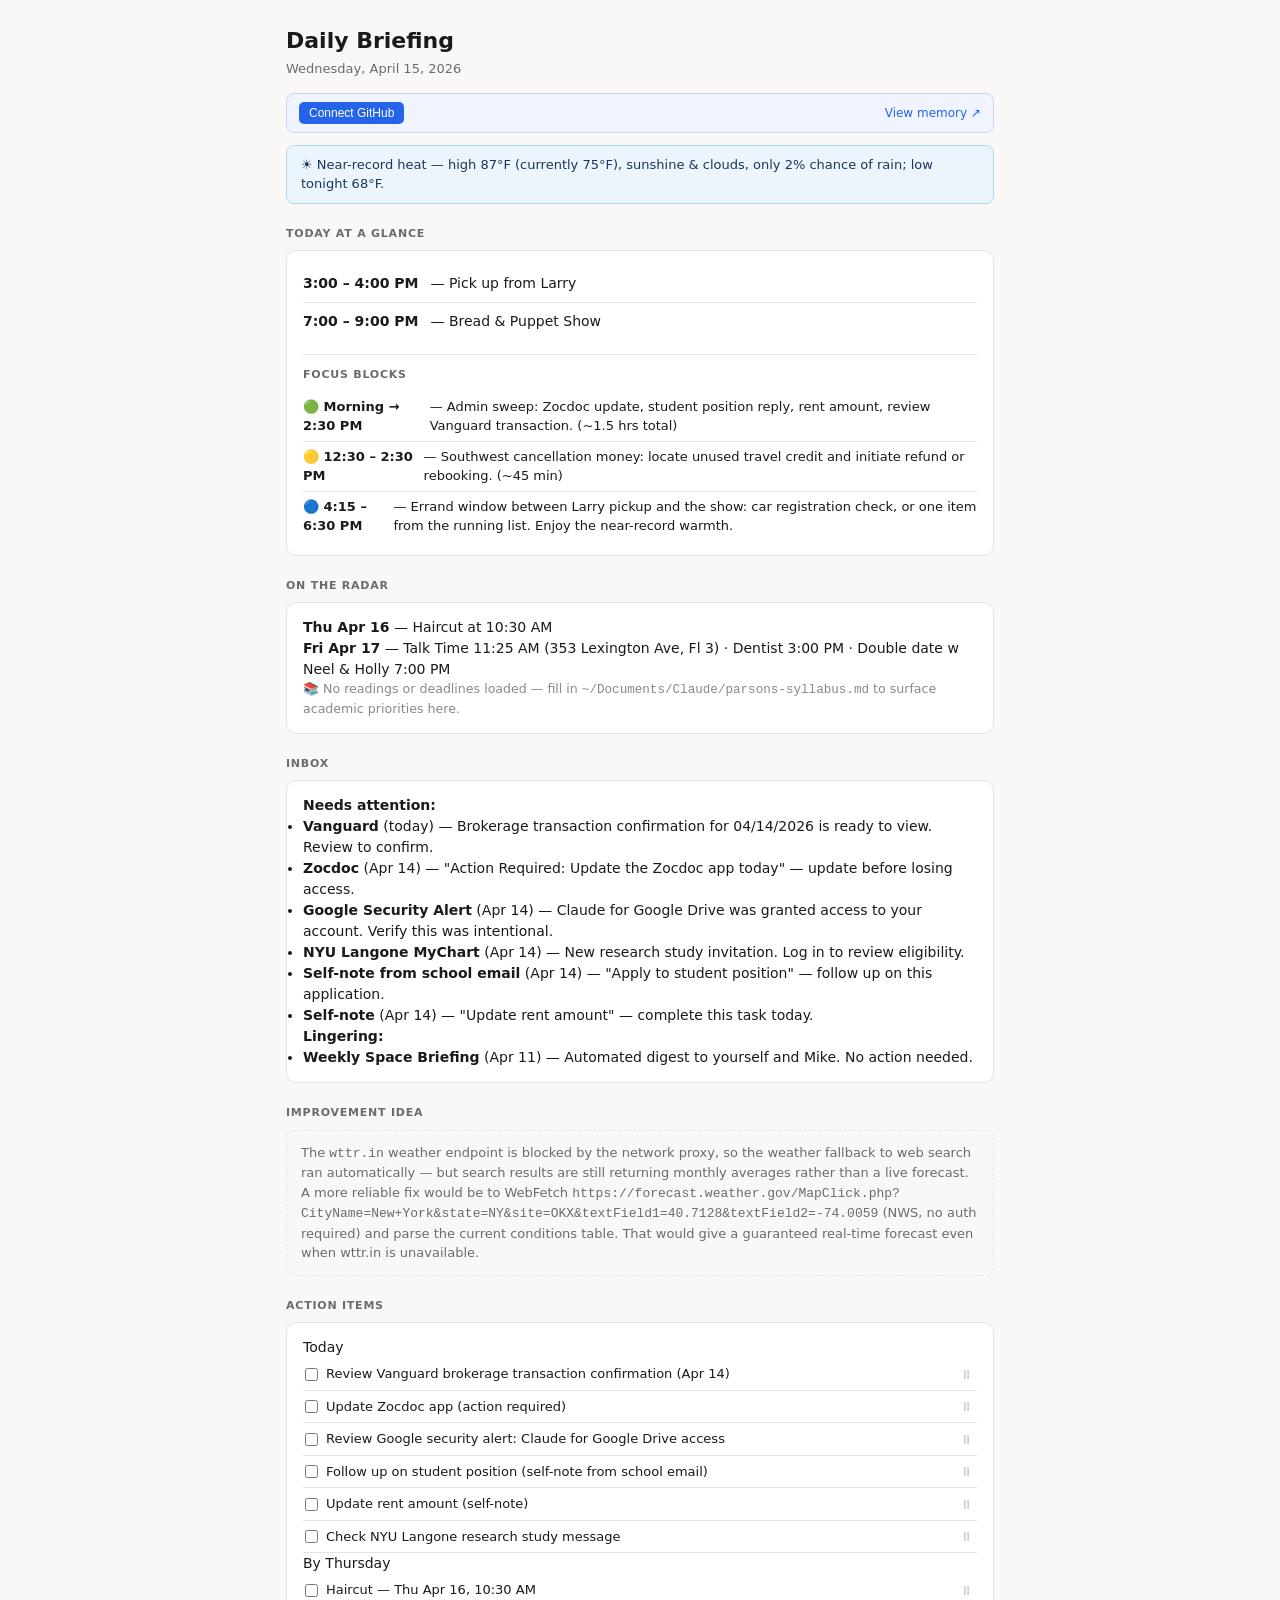
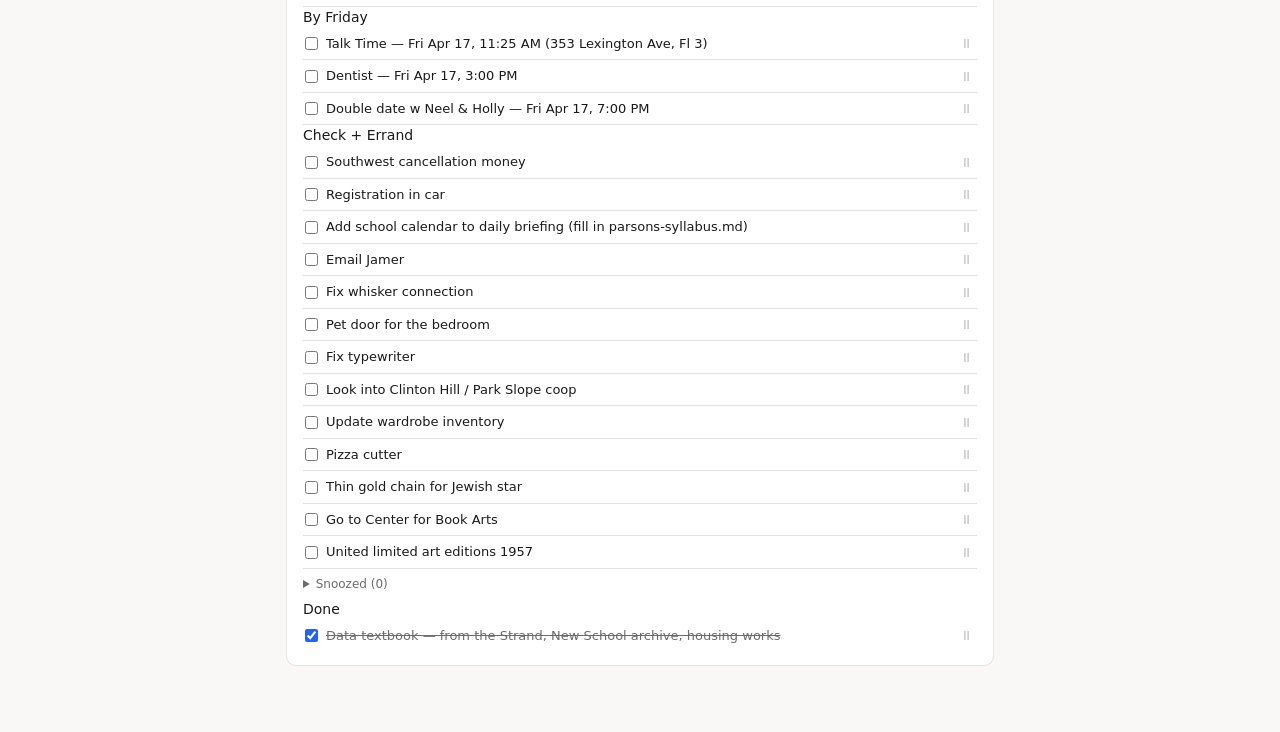
<file: daily-briefing-2026-04-15.html>
<!DOCTYPE html>
<html lang="en">
<head>
  <meta charset="UTF-8">
  <meta name="viewport" content="width=device-width, initial-scale=1.0">
  <title>Daily Briefing — Wednesday, April 15, 2026</title>
  <link rel="stylesheet" href="https://jon-goldman.github.io/briefings/assets/briefing.css">
</head>
<body>

<div class="header">
  <h1>Daily Briefing</h1>
  <div class="date">Wednesday, April 15, 2026</div>
</div>

<!-- Memory bar -->
<div class="memory-bar">
  <button id="mem-btn" onclick="connectGitHub()">Connect GitHub</button>
  <span id="mem-status"></span>
  <span id="mem-save-indicator">Saved ✓</span>
  <a href="https://github.com/jon-goldman/briefings/blob/main/memory.json" target="_blank" class="mem-gh-link">View memory ↗</a>
</div>

<!-- Section 1: Weather -->
<div class="weather-bar">
  ☀️ Near-record heat — high 87°F (currently 75°F), sunshine &amp; clouds, only 2% chance of rain; low tonight 68°F.
</div>

<!-- Section 2: Today at a Glance -->
<h2>Today at a Glance</h2>
<div class="card">
  <ul class="timeline">
    <li><strong>3:00 – 4:00 PM</strong> — Pick up from Larry</li>
    <li><strong>7:00 – 9:00 PM</strong> — Bread &amp; Puppet Show</li>
  </ul>

  <div class="focus-header">Focus Blocks</div>

  <div class="focus-block">
    <strong>🟢 Morning → 2:30 PM</strong> — Admin sweep: Zocdoc update, student position reply, rent amount, review Vanguard transaction. (~1.5 hrs total)
  </div>
  <div class="focus-block">
    <strong>🟡 12:30 – 2:30 PM</strong> — Southwest cancellation money: locate unused travel credit and initiate refund or rebooking. (~45 min)
  </div>
  <div class="focus-block">
    <strong>🔵 4:15 – 6:30 PM</strong> — Errand window between Larry pickup and the show: car registration check, or one item from the running list. Enjoy the near-record warmth.
  </div>
</div>

<!-- Section 3: On the Radar -->
<h2>On the Radar</h2>
<div class="card">
  <p><strong>Thu Apr 16</strong> — Haircut at 10:30 AM</p>
  <p><strong>Fri Apr 17</strong> — Talk Time 11:25 AM (353 Lexington Ave, Fl 3) · Dentist 3:00 PM · Double date w Neel &amp; Holly 7:00 PM</p>
  <p style="color:#888;font-size:0.9em;">📚 No readings or deadlines loaded — fill in <code>~/Documents/Claude/parsons-syllabus.md</code> to surface academic priorities here.</p>
</div>

<!-- Section 4: Inbox -->
<h2>Inbox</h2>
<div class="card">
  <p><strong>Needs attention:</strong></p>
  <ul>
    <li><strong>Vanguard</strong> (today) — Brokerage transaction confirmation for 04/14/2026 is ready to view. Review to confirm.</li>
    <li><strong>Zocdoc</strong> (Apr 14) — "Action Required: Update the Zocdoc app today" — update before losing access.</li>
    <li><strong>Google Security Alert</strong> (Apr 14) — Claude for Google Drive was granted access to your account. Verify this was intentional.</li>
    <li><strong>NYU Langone MyChart</strong> (Apr 14) — New research study invitation. Log in to review eligibility.</li>
    <li><strong>Self-note from school email</strong> (Apr 14) — "Apply to student position" — follow up on this application.</li>
    <li><strong>Self-note</strong> (Apr 14) — "Update rent amount" — complete this task today.</li>
  </ul>
  <p><strong>Lingering:</strong></p>
  <ul>
    <li><strong>Weekly Space Briefing</strong> (Apr 11) — Automated digest to yourself and Mike. No action needed.</li>
  </ul>
</div>

<!-- Section 5: Improvement Idea -->
<h2>Improvement Idea</h2>
<div class="improvement">
  The <code>wttr.in</code> weather endpoint is blocked by the network proxy, so the weather fallback to web search ran automatically — but search results are still returning monthly averages rather than a live forecast. A more reliable fix would be to WebFetch <code>https://forecast.weather.gov/MapClick.php?CityName=New+York&state=NY&site=OKX&textField1=40.7128&textField2=-74.0059</code> (NWS, no auth required) and parse the current conditions table. That would give a guaranteed real-time forecast even when wttr.in is unavailable.
</div>

<!-- Section 6: Action Items -->
<h2>Action Items</h2>
<div class="card">

  <!-- Today -->
  <div class="group-label">Today</div>

  <div class="action-item">
    <input type="checkbox" data-id="vanguard-brokerage-confirm" onchange="toggle(this)">
    <span class="al">Review Vanguard brokerage transaction confirmation (Apr 14)</span>
    <button class="snooze-btn" onclick="snoozeItem('vanguard-brokerage-confirm', 'Review Vanguard brokerage confirmation')">⏸</button>
  </div>

  <div class="action-item">
    <input type="checkbox" data-id="zocdoc-app-update" onchange="toggle(this)">
    <span class="al">Update Zocdoc app (action required)</span>
    <button class="snooze-btn" onclick="snoozeItem('zocdoc-app-update', 'Update Zocdoc app')">⏸</button>
  </div>

  <div class="action-item">
    <input type="checkbox" data-id="google-security-alert-drive" onchange="toggle(this)">
    <span class="al">Review Google security alert: Claude for Google Drive access</span>
    <button class="snooze-btn" onclick="snoozeItem('google-security-alert-drive', 'Review Google security alert')">⏸</button>
  </div>

  <div class="action-item">
    <input type="checkbox" data-id="apply-student-position" onchange="toggle(this)">
    <span class="al">Follow up on student position (self-note from school email)</span>
    <button class="snooze-btn" onclick="snoozeItem('apply-student-position', 'Follow up on student position')">⏸</button>
  </div>

  <div class="action-item">
    <input type="checkbox" data-id="update-rent-amount" onchange="toggle(this)">
    <span class="al">Update rent amount (self-note)</span>
    <button class="snooze-btn" onclick="snoozeItem('update-rent-amount', 'Update rent amount')">⏸</button>
  </div>

  <div class="action-item">
    <input type="checkbox" data-id="nyu-langone-research-study" onchange="toggle(this)">
    <span class="al">Check NYU Langone research study message</span>
    <button class="snooze-btn" onclick="snoozeItem('nyu-langone-research-study', 'Check NYU Langone research study')">⏸</button>
  </div>

  <!-- By Thursday -->
  <div class="group-label">By Thursday</div>

  <div class="action-item">
    <input type="checkbox" data-id="haircut-thursday" onchange="toggle(this)">
    <span class="al">Haircut — Thu Apr 16, 10:30 AM</span>
    <button class="snooze-btn" onclick="snoozeItem('haircut-thursday', 'Haircut Thu 10:30 AM')">⏸</button>
  </div>

  <!-- By Friday -->
  <div class="group-label">By Friday</div>

  <div class="action-item">
    <input type="checkbox" data-id="talk-time-friday" onchange="toggle(this)">
    <span class="al">Talk Time — Fri Apr 17, 11:25 AM (353 Lexington Ave, Fl 3)</span>
    <button class="snooze-btn" onclick="snoozeItem('talk-time-friday', 'Talk Time Fri 11:25 AM')">⏸</button>
  </div>

  <div class="action-item">
    <input type="checkbox" data-id="dentist-friday" onchange="toggle(this)">
    <span class="al">Dentist — Fri Apr 17, 3:00 PM</span>
    <button class="snooze-btn" onclick="snoozeItem('dentist-friday', 'Dentist Fri 3 PM')">⏸</button>
  </div>

  <div class="action-item">
    <input type="checkbox" data-id="double-date-neel-holly" onchange="toggle(this)">
    <span class="al">Double date w Neel &amp; Holly — Fri Apr 17, 7:00 PM</span>
    <button class="snooze-btn" onclick="snoozeItem('double-date-neel-holly', 'Double date Neel & Holly')">⏸</button>
  </div>

  <!-- Check + Errand -->
  <div class="group-label">Check + Errand</div>

  <div class="action-item">
    <input type="checkbox" data-id="southwest-cancellation" onchange="toggle(this)">
    <span class="al">Southwest cancellation money</span>
    <button class="snooze-btn" onclick="snoozeItem('southwest-cancellation', 'Southwest cancellation money')">⏸</button>
  </div>

  <div class="action-item">
    <input type="checkbox" data-id="car-registration" onchange="toggle(this)">
    <span class="al">Registration in car</span>
    <button class="snooze-btn" onclick="snoozeItem('car-registration', 'Registration in car')">⏸</button>
  </div>

  <div class="action-item">
    <input type="checkbox" data-id="add-school-calendar-briefing" onchange="toggle(this)">
    <span class="al">Add school calendar to daily briefing (fill in parsons-syllabus.md)</span>
    <button class="snooze-btn" onclick="snoozeItem('add-school-calendar-briefing', 'Add school calendar to briefing')">⏸</button>
  </div>

  <div class="action-item">
    <input type="checkbox" data-id="email-jamer" onchange="toggle(this)">
    <span class="al">Email Jamer</span>
    <button class="snooze-btn" onclick="snoozeItem('email-jamer', 'Email Jamer')">⏸</button>
  </div>

  <div class="action-item">
    <input type="checkbox" data-id="fix-whisker-connection" onchange="toggle(this)">
    <span class="al">Fix whisker connection</span>
    <button class="snooze-btn" onclick="snoozeItem('fix-whisker-connection', 'Fix whisker connection')">⏸</button>
  </div>

  <div class="action-item">
    <input type="checkbox" data-id="pet-door-bedroom" onchange="toggle(this)">
    <span class="al">Pet door for the bedroom</span>
    <button class="snooze-btn" onclick="snoozeItem('pet-door-bedroom', 'Pet door for the bedroom')">⏸</button>
  </div>

  <div class="action-item">
    <input type="checkbox" data-id="fix-typewriter" onchange="toggle(this)">
    <span class="al">Fix typewriter</span>
    <button class="snooze-btn" onclick="snoozeItem('fix-typewriter', 'Fix typewriter')">⏸</button>
  </div>

  <div class="action-item">
    <input type="checkbox" data-id="clinton-hill-coop" onchange="toggle(this)">
    <span class="al">Look into Clinton Hill / Park Slope coop</span>
    <button class="snooze-btn" onclick="snoozeItem('clinton-hill-coop', 'Look into Clinton Hill / Park Slope coop')">⏸</button>
  </div>

  <div class="action-item">
    <input type="checkbox" data-id="wardrobe-inventory" onchange="toggle(this)">
    <span class="al">Update wardrobe inventory</span>
    <button class="snooze-btn" onclick="snoozeItem('wardrobe-inventory', 'Update wardrobe inventory')">⏸</button>
  </div>

  <div class="action-item">
    <input type="checkbox" data-id="pizza-cutter" onchange="toggle(this)">
    <span class="al">Pizza cutter</span>
    <button class="snooze-btn" onclick="snoozeItem('pizza-cutter', 'Pizza cutter')">⏸</button>
  </div>

  <div class="action-item">
    <input type="checkbox" data-id="thin-gold-chain" onchange="toggle(this)">
    <span class="al">Thin gold chain for Jewish star</span>
    <button class="snooze-btn" onclick="snoozeItem('thin-gold-chain', 'Thin gold chain for Jewish star')">⏸</button>
  </div>

  <div class="action-item">
    <input type="checkbox" data-id="center-for-book-arts" onchange="toggle(this)">
    <span class="al">Go to Center for Book Arts</span>
    <button class="snooze-btn" onclick="snoozeItem('center-for-book-arts', 'Go to Center for Book Arts')">⏸</button>
  </div>

  <div class="action-item">
    <input type="checkbox" data-id="united-limited-art-editions" onchange="toggle(this)">
    <span class="al">United limited art editions 1957</span>
    <button class="snooze-btn" onclick="snoozeItem('united-limited-art-editions', 'United limited art editions 1957')">⏸</button>
  </div>

  <!-- Snoozed -->
  <details>
    <summary>Snoozed (<span id="snooze-count">0</span>)</summary>
    <ul id="snoozed-list"></ul>
  </details>

  <!-- Done -->
  <div class="group-label">Done</div>

  <div class="action-item">
    <input type="checkbox" data-id="data-textbook-strand" checked onchange="toggle(this)">
    <span class="al done">Data textbook — from the Strand, New School archive, housing works</span>
    <button class="snooze-btn" onclick="snoozeItem('data-textbook-strand', 'Data textbook strand')">⏸</button>
  </div>

</div>

<script src="https://jon-goldman.github.io/briefings/assets/briefing.js"></script>
</body>
</html>
</file>
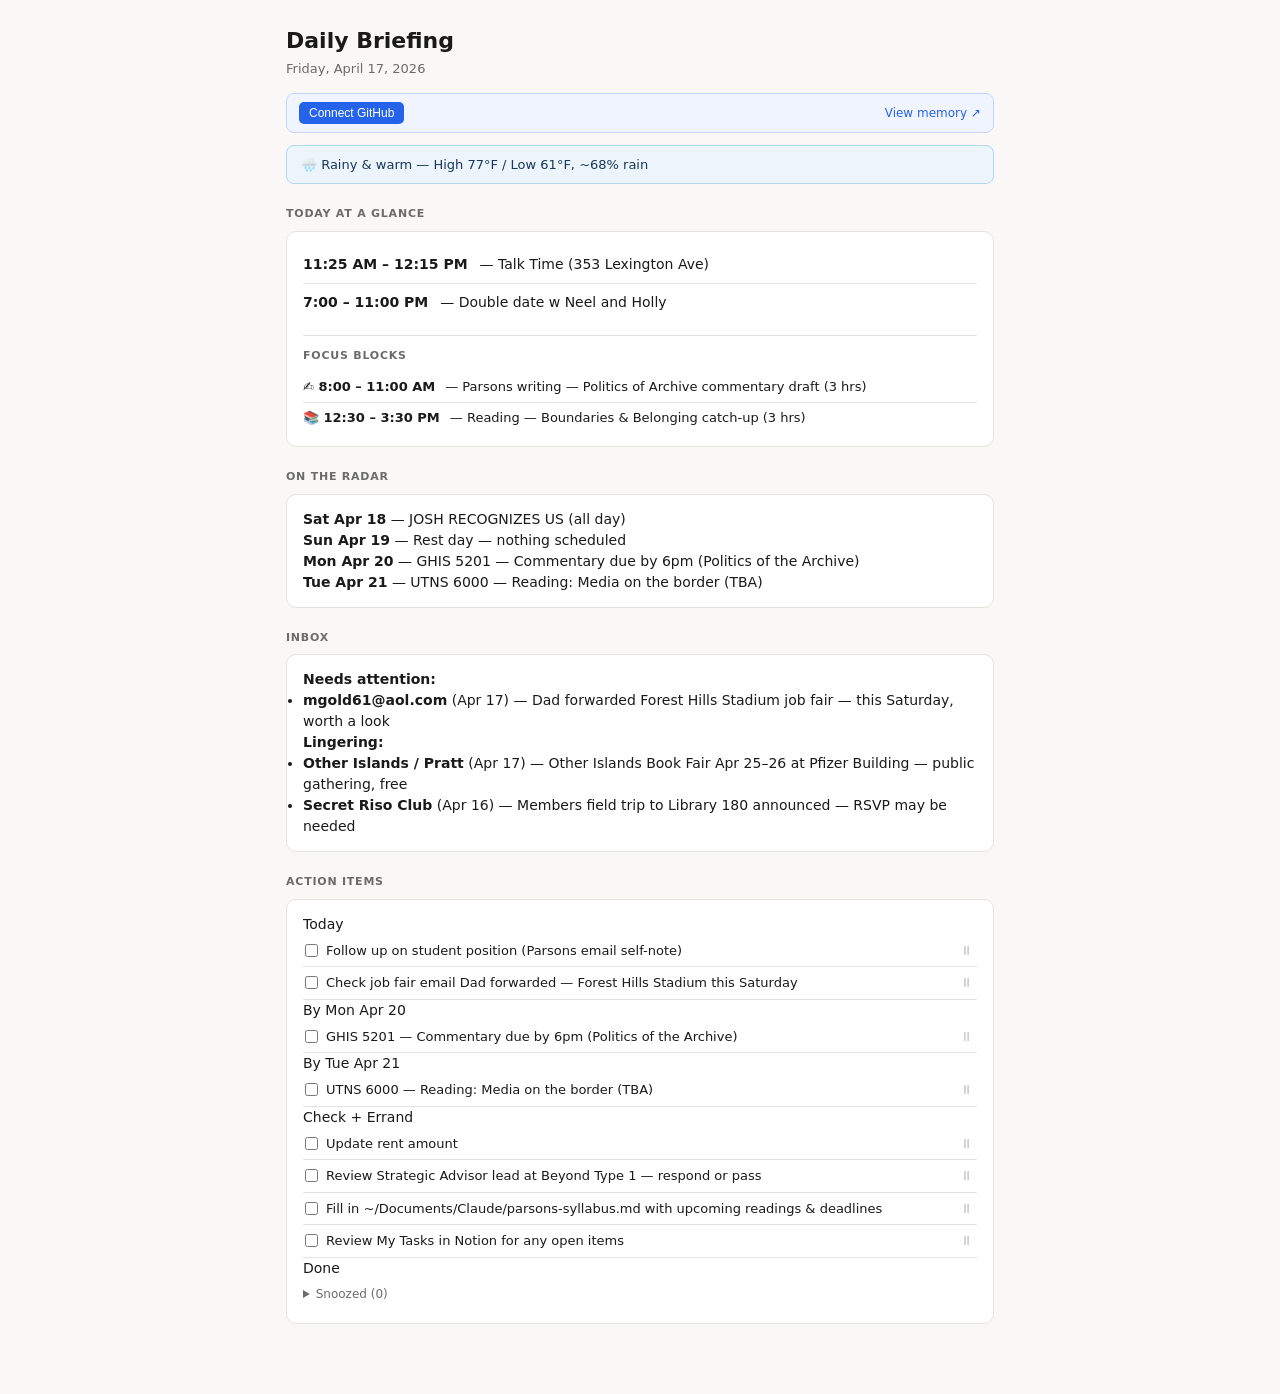
<file: template.html>
<!DOCTYPE html>
<html lang="en">
<head>
  <meta charset="UTF-8">
  <meta name="viewport" content="width=device-width, initial-scale=1.0">
  <title>Daily Briefing</title>
  <link rel="stylesheet" href="https://jon-goldman.github.io/briefings/assets/briefing.css">
</head>
<body>
<div class="header">
  <h1>Daily Briefing</h1>
  <div class="date">Loading…</div>
</div>
<div class="memory-bar">
  <button id="mem-btn" onclick="connectGitHub()">Connect GitHub</button>
  <span id="mem-status"></span>
  <span id="mem-save-indicator"></span>
  <a href="https://github.com/jon-goldman/briefings/blob/main/memory.json" target="_blank" class="mem-gh-link">View memory ↗</a>
</div>
<div class="weather-bar"></div>
<h2>Today at a Glance</h2>
<div class="card glance-section"></div>
<h2>On the Radar</h2>
<div class="card radar-section"></div>
<h2>Inbox</h2>
<div class="card inbox-section"></div>
<section style="display:none">
  <h2>Improvement Idea</h2>
  <div class="improvement improvement-section"></div>
</section>
<h2>Action Items</h2>
<div class="card actions-section"></div>
<script src="https://jon-goldman.github.io/briefings/assets/briefing.js"></script>
<script>
  fetch('data/today.json?_=' + Date.now())
    .then(function(r){return r.json();})
    .then(function(data){if(typeof window.renderBriefing==='function')window.renderBriefing(data);else window._pendingBriefingData=data;})
    .catch(function(e){document.querySelector('.date').textContent='Failed to load.';});
</script>
</body>
</html>
</file>
